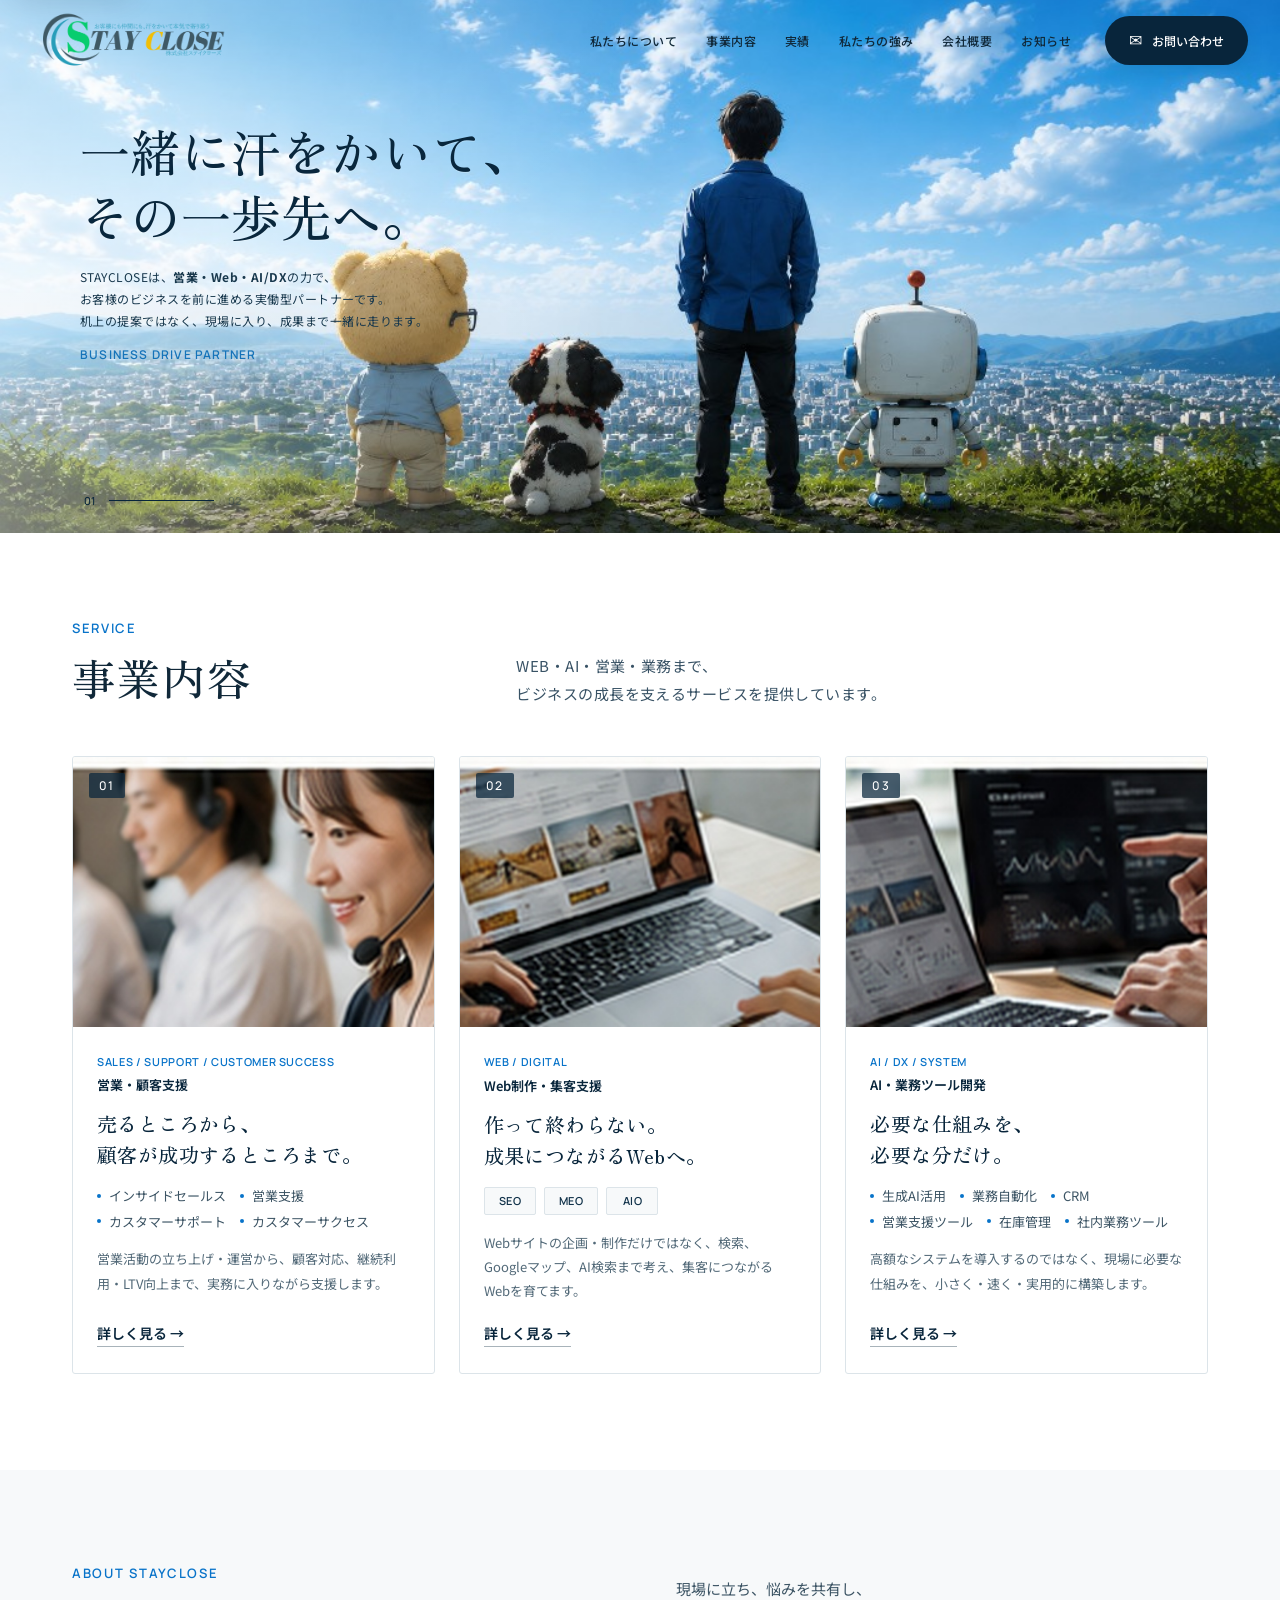
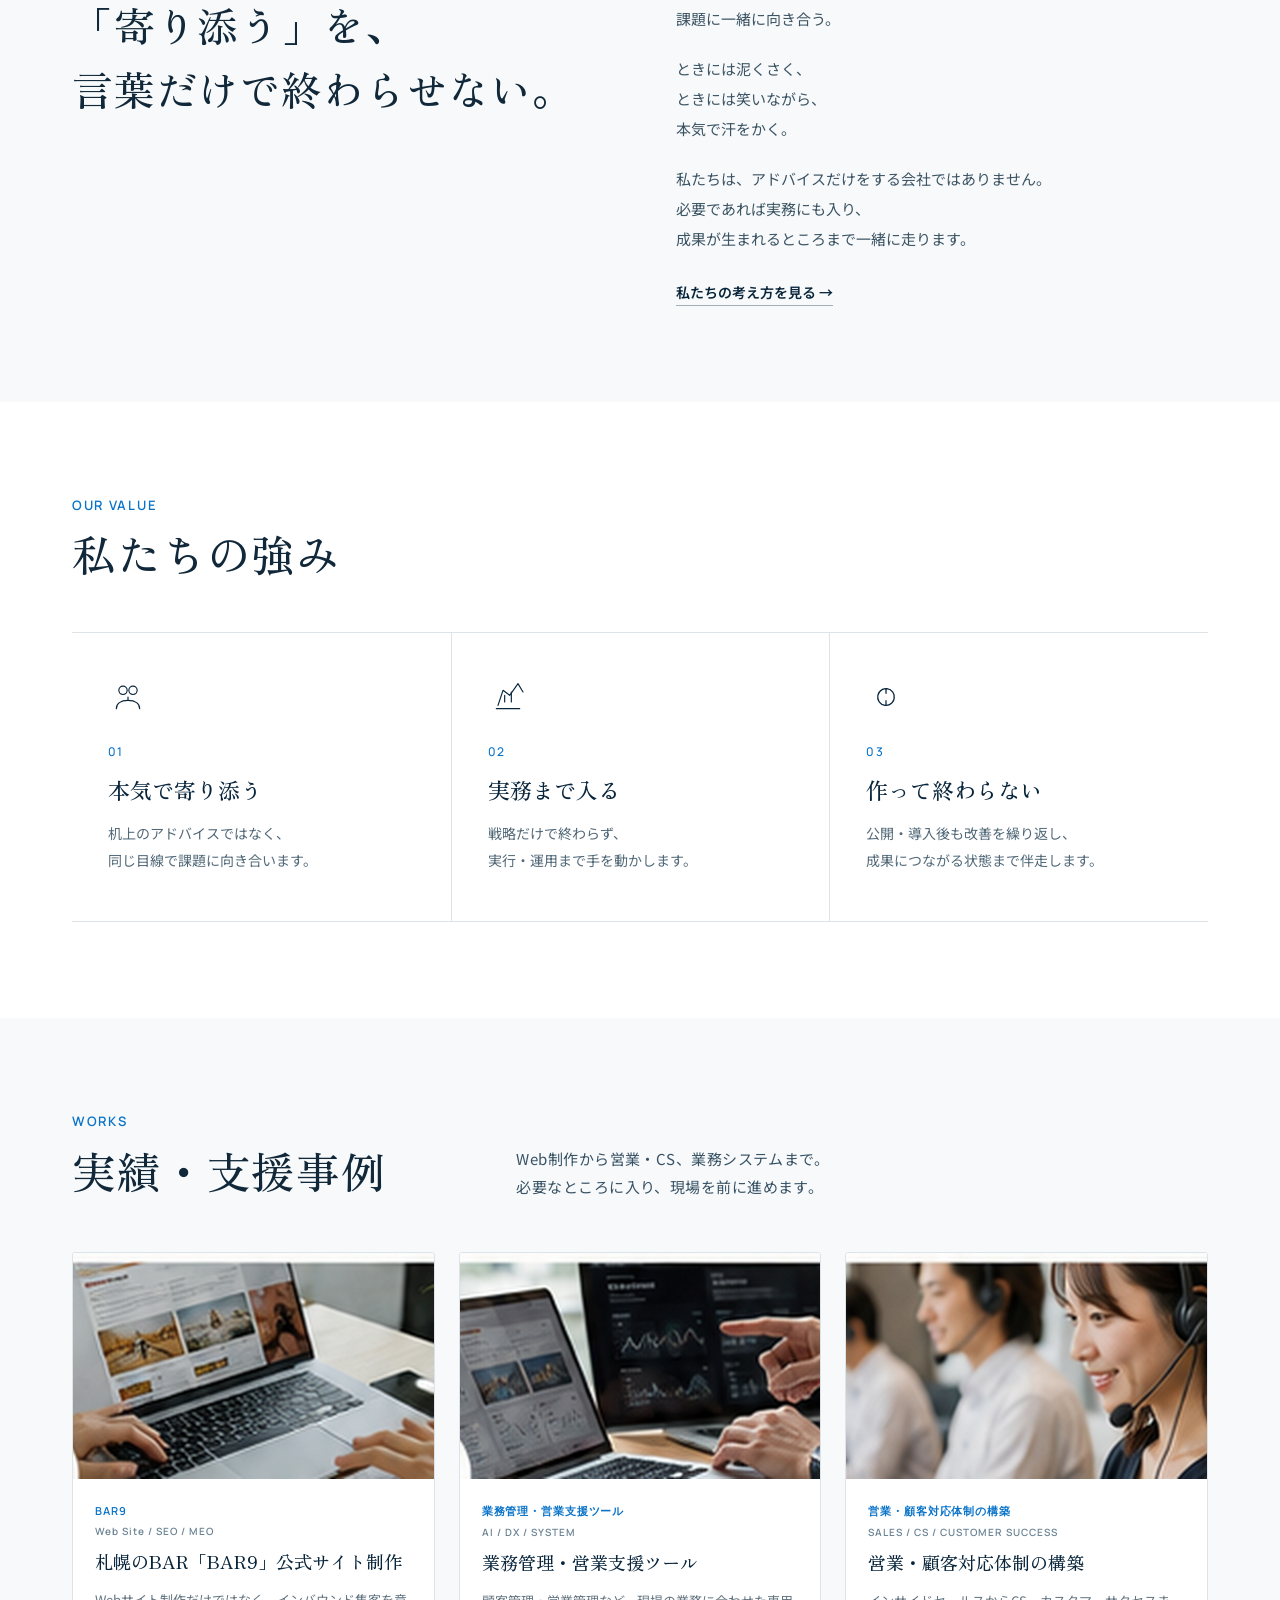
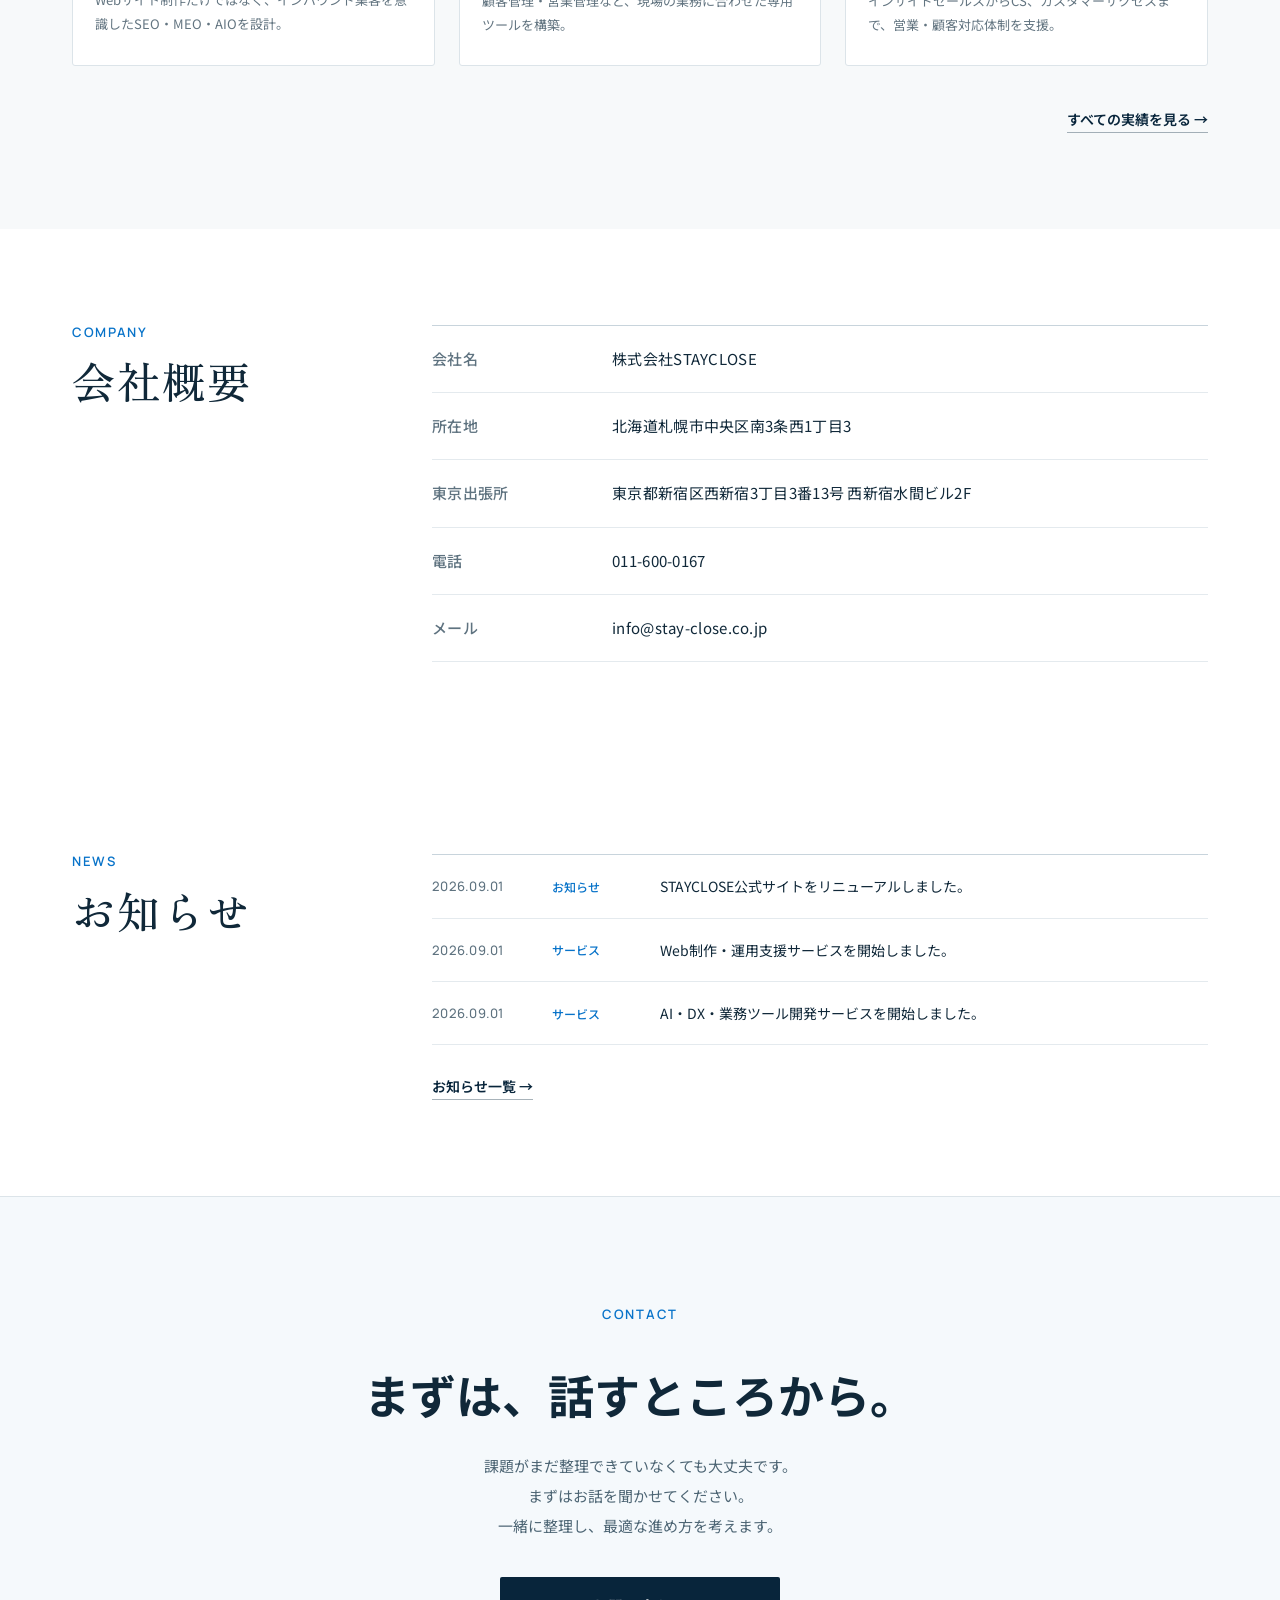
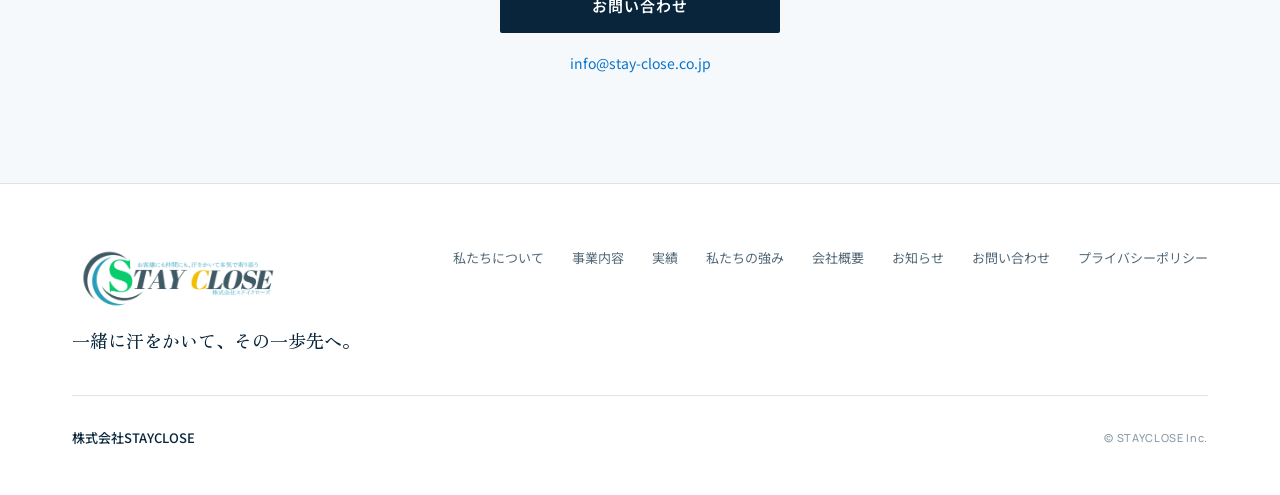
<file: index.html>
<!doctype html>
<html lang="ja">
<head>
  <meta charset="utf-8" />
  <meta name="viewport" content="width=device-width,initial-scale=1" />
  <meta name="description" content="株式会社STAYCLOSEは、インサイドセールス・カスタマーサポート・カスタマーサクセス、WEB制作・SEO/MEO/AIO、AI/DX・業務システム開発を通じて、企業の前進を実働で支援します。" />
  <title>株式会社STAYCLOSE｜一緒に汗をかいて、その一歩先へ。</title>
  <link rel="preconnect" href="https://fonts.googleapis.com">
  <link rel="preconnect" href="https://fonts.gstatic.com" crossorigin>
  <link href="https://fonts.googleapis.com/css2?family=Manrope:wght@400;500;600;700&family=Noto+Sans+JP:wght@400;500;600;700&family=Zen+Old+Mincho:wght@400;500;600;700&display=swap" rel="stylesheet">
  <link rel="stylesheet" href="styles.css" />
</head>
<body>
  <a class="skip-link" href="#main">本文へ移動</a>

  <header class="site-header" id="siteHeader">
    <div class="header-inner">
      <a class="brand" href="#top" aria-label="株式会社STAYCLOSE トップへ">
        <img src="assets/logo.png" alt="株式会社STAYCLOSE" />
      </a>
      <nav class="desktop-nav" aria-label="メインナビゲーション">
        <a href="#about">私たちについて</a>
        <a href="#service">事業内容</a>
        <a href="#works">実績</a>
        <a href="#strength">私たちの強み</a>
        <a href="#company">会社概要</a>
        <a href="#news">お知らせ</a>
      </nav>
      <a class="contact-pill" href="mailto:info@stay-close.co.jp">
        <span class="mail-icon" aria-hidden="true">✉</span>
        お問い合わせ
      </a>
      <button class="menu-button" id="menuButton" aria-label="メニューを開く" aria-expanded="false">
        <span></span><span></span>
      </button>
    </div>
    <div class="mobile-nav" id="mobileNav">
      <a href="#about">私たちについて</a>
      <a href="#service">事業内容</a>
      <a href="#works">実績</a>
      <a href="#strength">私たちの強み</a>
      <a href="#company">会社概要</a>
      <a href="#news">お知らせ</a>
      <a href="mailto:info@stay-close.co.jp">お問い合わせ</a>
    </div>
  </header>

  <main id="main">
    <section class="hero" id="top" aria-label="STAYCLOSE メインビジュアル">
      <div class="hero-media" aria-hidden="true">
        <img class="hero-image" src="assets/stayclose-hero-fixed.jpg" alt="" decoding="async" fetchpriority="high" />
      </div>
      <div class="hero-scrim" aria-hidden="true"></div>

      <div class="hero-inner">
        <div class="hero-copy">
          <h1>一緒に汗をかいて、<br>その一歩先へ。</h1>
          <p class="hero-lead">
            STAYCLOSEは、<strong>営業・Web・AI/DX</strong>の力で、<br class="pc-only">
            お客様のビジネスを前に進める実働型パートナーです。<br class="pc-only">
            机上の提案ではなく、現場に入り、成果まで一緒に走ります。
          </p>
          <p class="hero-en">BUSINESS DRIVE PARTNER</p>
        </div>

        <div class="hero-pagination" aria-label="メイン画像">
          <span class="slide-dot is-current">01</span>
          <span class="slide-line" aria-hidden="true"><span class="slide-line-fill"></span></span>
          <span class="slide-dot is-disabled">02</span>
        </div>
      </div>
    </section>

    <section class="service section" id="service">
      <div class="container">
        <div class="section-intro service-intro">
          <div>
            <p class="eyebrow">SERVICE</p>
            <h2>事業内容</h2>
          </div>
          <p class="intro-copy">WEB・AI・営業・業務まで、<br>ビジネスの成長を支えるサービスを提供しています。</p>
        </div>

        <div class="service-grid">
          <article class="service-card">
            <div class="service-card-image">
              <img src="assets/service-sales.jpg" alt="営業・カスタマーサポート業務のイメージ" loading="lazy" />
              <span class="service-no">01</span>
            </div>
            <div class="service-card-body">
              <p class="service-en">SALES / SUPPORT / CUSTOMER SUCCESS</p>
              <p class="service-ja">営業・顧客支援</p>
              <p class="service-headline">売るところから、<br>顧客が成功するところまで。</p>
              <ul class="service-items">
                <li>インサイドセールス</li>
                <li>営業支援</li>
                <li>カスタマーサポート</li>
                <li>カスタマーサクセス</li>
              </ul>
              <p class="service-desc">営業活動の立ち上げ・運営から、顧客対応、継続利用・LTV向上まで、実務に入りながら支援します。</p>
              <a class="text-link" href="sales/">詳しく見る →</a>
            </div>
          </article>

          <article class="service-card">
            <div class="service-card-image">
              <img src="assets/service-web.jpg" alt="Web制作・集客支援のイメージ" loading="lazy" />
              <span class="service-no">02</span>
            </div>
            <div class="service-card-body">
              <p class="service-en">WEB / DIGITAL</p>
              <p class="service-ja">Web制作・集客支援</p>
              <p class="service-headline">作って終わらない。<br>成果につながるWebへ。</p>
              <div class="tags" aria-label="Web対応領域"><span>SEO</span><span>MEO</span><span>AIO</span></div>
              <p class="service-desc">Webサイトの企画・制作だけではなく、検索、Googleマップ、AI検索まで考え、集客につながるWebを育てます。</p>
              <a class="text-link" href="web/">詳しく見る →</a>
            </div>
          </article>

          <article class="service-card">
            <div class="service-card-image">
              <img src="assets/service-ai.jpg" alt="AI・業務ツール開発のイメージ" loading="lazy" />
              <span class="service-no">03</span>
            </div>
            <div class="service-card-body">
              <p class="service-en">AI / DX / SYSTEM</p>
              <p class="service-ja">AI・業務ツール開発</p>
              <p class="service-headline">必要な仕組みを、<br>必要な分だけ。</p>
              <ul class="service-items">
                <li>生成AI活用</li>
                <li>業務自動化</li>
                <li>CRM</li>
                <li>営業支援ツール</li>
                <li>在庫管理</li>
                <li>社内業務ツール</li>
              </ul>
              <p class="service-desc">高額なシステムを導入するのではなく、現場に必要な仕組みを、小さく・速く・実用的に構築します。</p>
              <a class="text-link" href="ai/">詳しく見る →</a>
            </div>
          </article>
        </div>
      </div>
    </section>

    <section class="statement section" id="about">
      <div class="container statement-grid">
        <div class="statement-head">
          <p class="eyebrow">ABOUT STAYCLOSE</p>
          <h2>「寄り添う」を、<br>言葉だけで終わらせない。</h2>
        </div>
        <div class="statement-body">
          <p>現場に立ち、悩みを共有し、<br>課題に一緒に向き合う。</p>
          <p>ときには泥くさく、<br>ときには笑いながら、<br>本気で汗をかく。</p>
          <p>私たちは、アドバイスだけをする会社ではありません。<br>必要であれば実務にも入り、<br>成果が生まれるところまで一緒に走ります。</p>
          <a class="text-link" href="#strength">私たちの考え方を見る →</a>
        </div>
      </div>
    </section>

    <section class="strength section" id="strength">
      <div class="container">
        <div class="section-intro strength-intro">
          <div><p class="eyebrow">OUR VALUE</p><h2>私たちの強み</h2></div>
        </div>
        <div class="value-grid">
          <article>
            <span class="value-icon" aria-hidden="true">
              <svg viewBox="0 0 48 48" fill="none" stroke="currentColor" stroke-width="1.4" stroke-linecap="round" stroke-linejoin="round"><circle cx="18" cy="16" r="5"/><circle cx="30" cy="16" r="5"/><path d="M10 38c0-6 5-10 14-10s14 4 14 10"/><path d="M24 28v-4"/></svg>
            </span>
            <span class="value-index">01</span>
            <h3>本気で寄り添う</h3>
            <p>机上のアドバイスではなく、<br>同じ目線で課題に向き合います。</p>
          </article>
          <article>
            <span class="value-icon" aria-hidden="true">
              <svg viewBox="0 0 48 48" fill="none" stroke="currentColor" stroke-width="1.4" stroke-linecap="round" stroke-linejoin="round"><path d="M12 34l6-18 8 6 10-14 6 10"/><path d="M10 38h28"/><path d="M20 22v8M28 18v12"/></svg>
            </span>
            <span class="value-index">02</span>
            <h3>実務まで入る</h3>
            <p>戦略だけで終わらず、<br>実行・運用まで手を動かします。</p>
          </article>
          <article>
            <span class="value-icon" aria-hidden="true">
              <svg viewBox="0 0 48 48" fill="none" stroke="currentColor" stroke-width="1.5"><path d="M34 24a10 10 0 11-6.5-9.3M14 24a10 10 0 116.5 9.3M24 14v6M24 28v6"/></svg>
            </span>
            <span class="value-index">03</span>
            <h3>作って終わらない</h3>
            <p>公開・導入後も改善を繰り返し、<br>成果につながる状態まで伴走します。</p>
          </article>
        </div>
      </div>
    </section>

    <section class="works section" id="works">
      <div class="container">
        <div class="section-intro">
          <div><p class="eyebrow">WORKS</p><h2>実績・支援事例</h2></div>
          <p class="intro-copy">Web制作から営業・CS、業務システムまで。<br>必要なところに入り、現場を前に進めます。</p>
        </div>
        <div class="works-grid">
          <article class="work-card">
            <div class="work-visual">
              <img src="assets/service-web.jpg" alt="BAR9 Webサイト制作" loading="lazy" />
            </div>
            <div class="work-copy">
              <p class="work-label">BAR9</p>
              <p class="work-cat">Web Site / SEO / MEO</p>
              <h3>札幌のBAR「BAR9」公式サイト制作</h3>
              <p>Webサイト制作だけではなく、インバウンド集客を意識したSEO・MEO・AIOを設計。</p>
            </div>
          </article>
          <article class="work-card">
            <div class="work-visual">
              <img src="assets/service-ai.jpg" alt="業務管理・営業支援ツール" loading="lazy" />
            </div>
            <div class="work-copy">
              <p class="work-label">業務管理・営業支援ツール</p>
              <p class="work-cat">AI / DX / SYSTEM</p>
              <h3>業務管理・営業支援ツール</h3>
              <p>顧客管理・営業管理など、現場の業務に合わせた専用ツールを構築。</p>
            </div>
          </article>
          <article class="work-card">
            <div class="work-visual">
              <img src="assets/service-sales.jpg" alt="営業・顧客対応体制の構築" loading="lazy" />
            </div>
            <div class="work-copy">
              <p class="work-label">営業・顧客対応体制の構築</p>
              <p class="work-cat">SALES / CS / CUSTOMER SUCCESS</p>
              <h3>営業・顧客対応体制の構築</h3>
              <p>インサイドセールスからCS、カスタマーサクセスまで、営業・顧客対応体制を支援。</p>
            </div>
          </article>
        </div>
        <p class="section-more"><a class="text-link" href="#works-all">すべての実績を見る →</a></p>
      </div>
    </section>

    <section class="company section" id="company">
      <div class="container company-grid">
        <div class="company-title"><p class="eyebrow">COMPANY</p><h2>会社概要</h2></div>
        <dl class="company-list">
          <div><dt>会社名</dt><dd>株式会社STAYCLOSE</dd></div>
          <div><dt>所在地</dt><dd>北海道札幌市中央区南3条西1丁目3</dd></div>
          <div><dt>東京出張所</dt><dd>東京都新宿区西新宿3丁目3番13号 西新宿水間ビル2F</dd></div>
          <div><dt>電話</dt><dd><a href="tel:0116000167">011-600-0167</a></dd></div>
          <div><dt>メール</dt><dd><a href="mailto:info@stay-close.co.jp">info@stay-close.co.jp</a></dd></div>
        </dl>
      </div>
    </section>

    <section class="news section" id="news">
      <div class="container news-grid">
        <div class="news-head"><p class="eyebrow">NEWS</p><h2>お知らせ</h2></div>
        <div class="news-body">
          <ul class="news-list">
            <li>
              <a href="#">
                <time datetime="2026-09-01">2026.09.01</time>
                <span class="news-cat">お知らせ</span>
                <span class="news-title">STAYCLOSE公式サイトをリニューアルしました。</span>
              </a>
            </li>
            <li>
              <a href="#">
                <time datetime="2026-09-01">2026.09.01</time>
                <span class="news-cat">サービス</span>
                <span class="news-title">Web制作・運用支援サービスを開始しました。</span>
              </a>
            </li>
            <li>
              <a href="#">
                <time datetime="2026-09-01">2026.09.01</time>
                <span class="news-cat">サービス</span>
                <span class="news-title">AI・DX・業務ツール開発サービスを開始しました。</span>
              </a>
            </li>
          </ul>
          <p class="section-more"><a class="text-link" href="#news-all">お知らせ一覧 →</a></p>
        </div>
      </div>
    </section>

    <section class="contact-section" id="contact">
      <div class="container contact-inner">
        <p class="eyebrow">CONTACT</p>
        <h2>まずは、話すところから。</h2>
        <p class="contact-lead">課題がまだ整理できていなくても大丈夫です。<br>まずはお話を聞かせてください。<br>一緒に整理し、最適な進め方を考えます。</p>
        <a class="contact-btn" href="mailto:info@stay-close.co.jp">お問い合わせ</a>
        <p class="contact-mail"><a href="mailto:info@stay-close.co.jp">info@stay-close.co.jp</a></p>
      </div>
    </section>
  </main>

  <footer class="site-footer">
    <div class="container footer-inner">
      <div class="footer-brand">
        <img src="assets/logo.png" alt="株式会社STAYCLOSE" />
        <p class="footer-tagline">一緒に汗をかいて、その一歩先へ。</p>
      </div>
      <nav class="footer-nav" aria-label="フッターナビゲーション">
        <a href="#about">私たちについて</a>
        <a href="#service">事業内容</a>
        <a href="#works">実績</a>
        <a href="#strength">私たちの強み</a>
        <a href="#company">会社概要</a>
        <a href="#news">お知らせ</a>
        <a href="#contact">お問い合わせ</a>
        <a href="#privacy">プライバシーポリシー</a>
      </nav>
      <div class="footer-bottom">
        <p>株式会社STAYCLOSE</p>
        <small>© STAYCLOSE Inc.</small>
      </div>
    </div>
  </footer>

  <script src="script.js"></script>
</body>
</html>
</file>
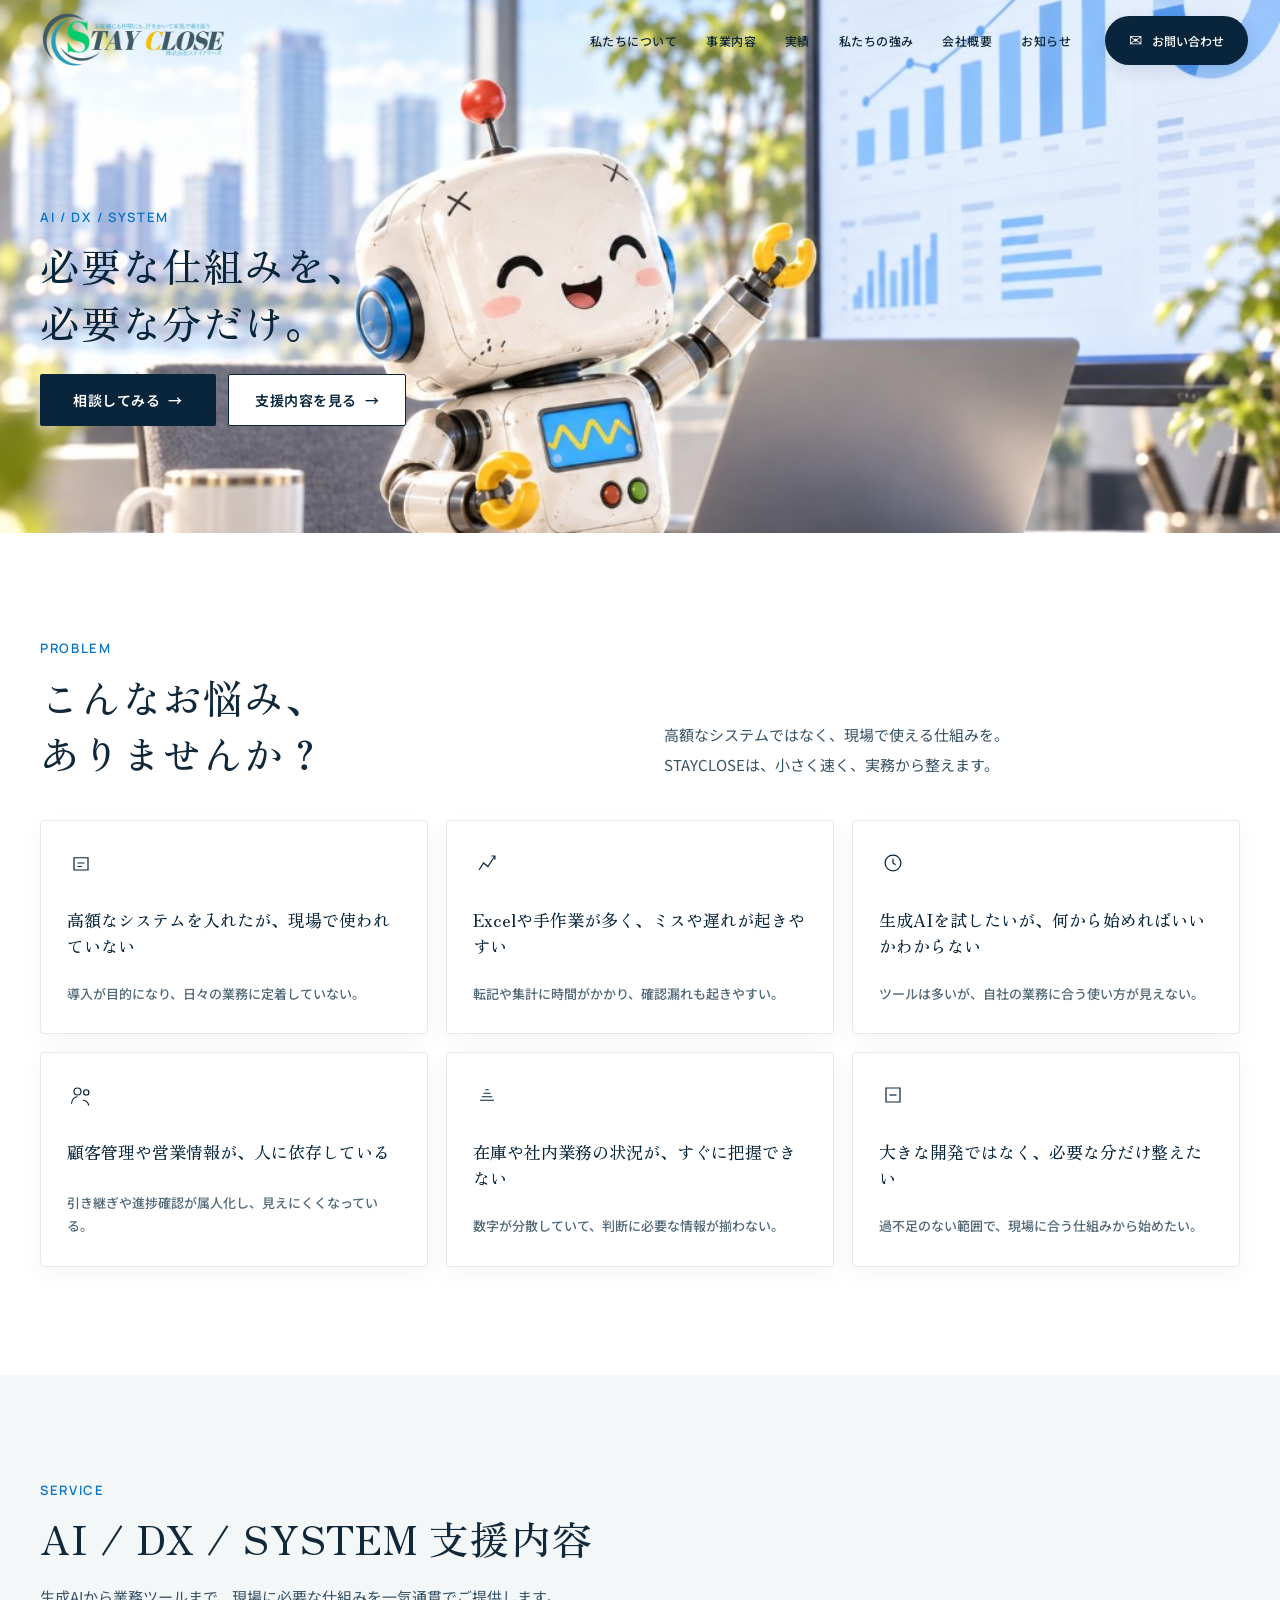
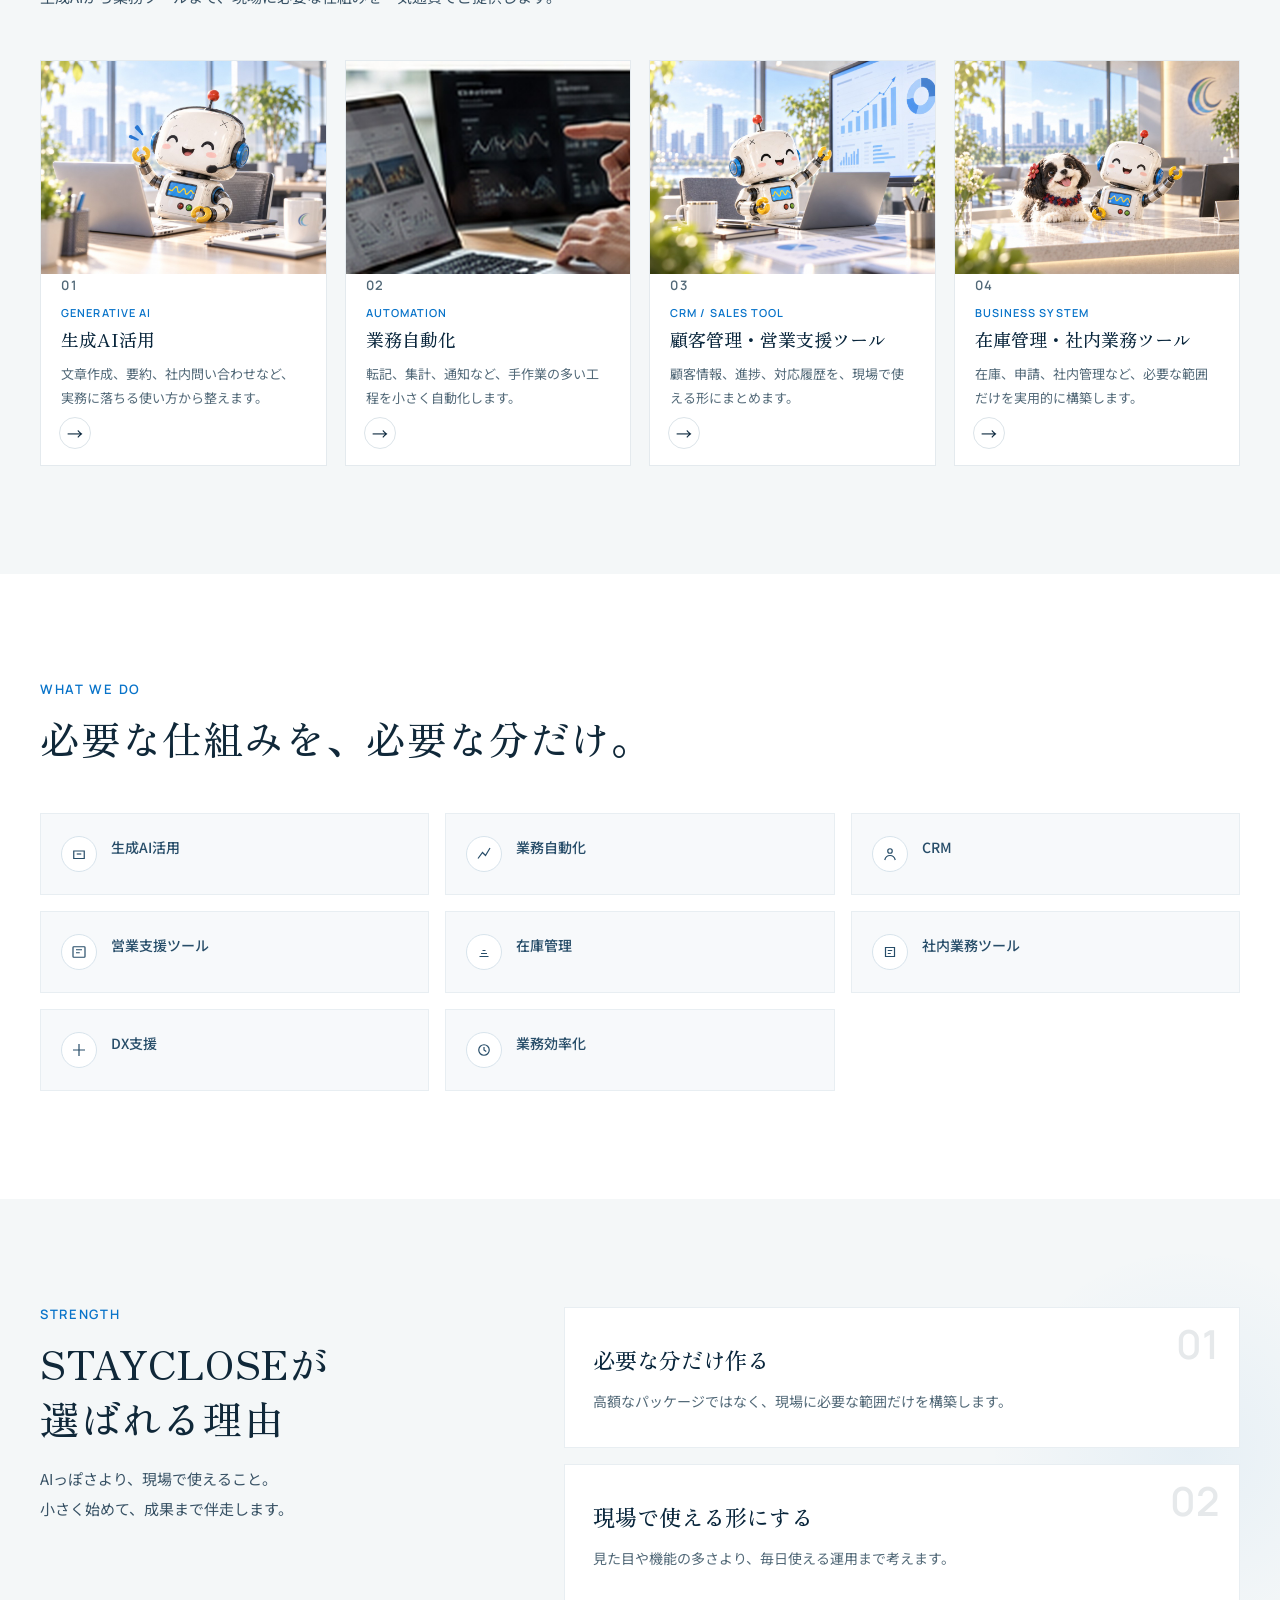
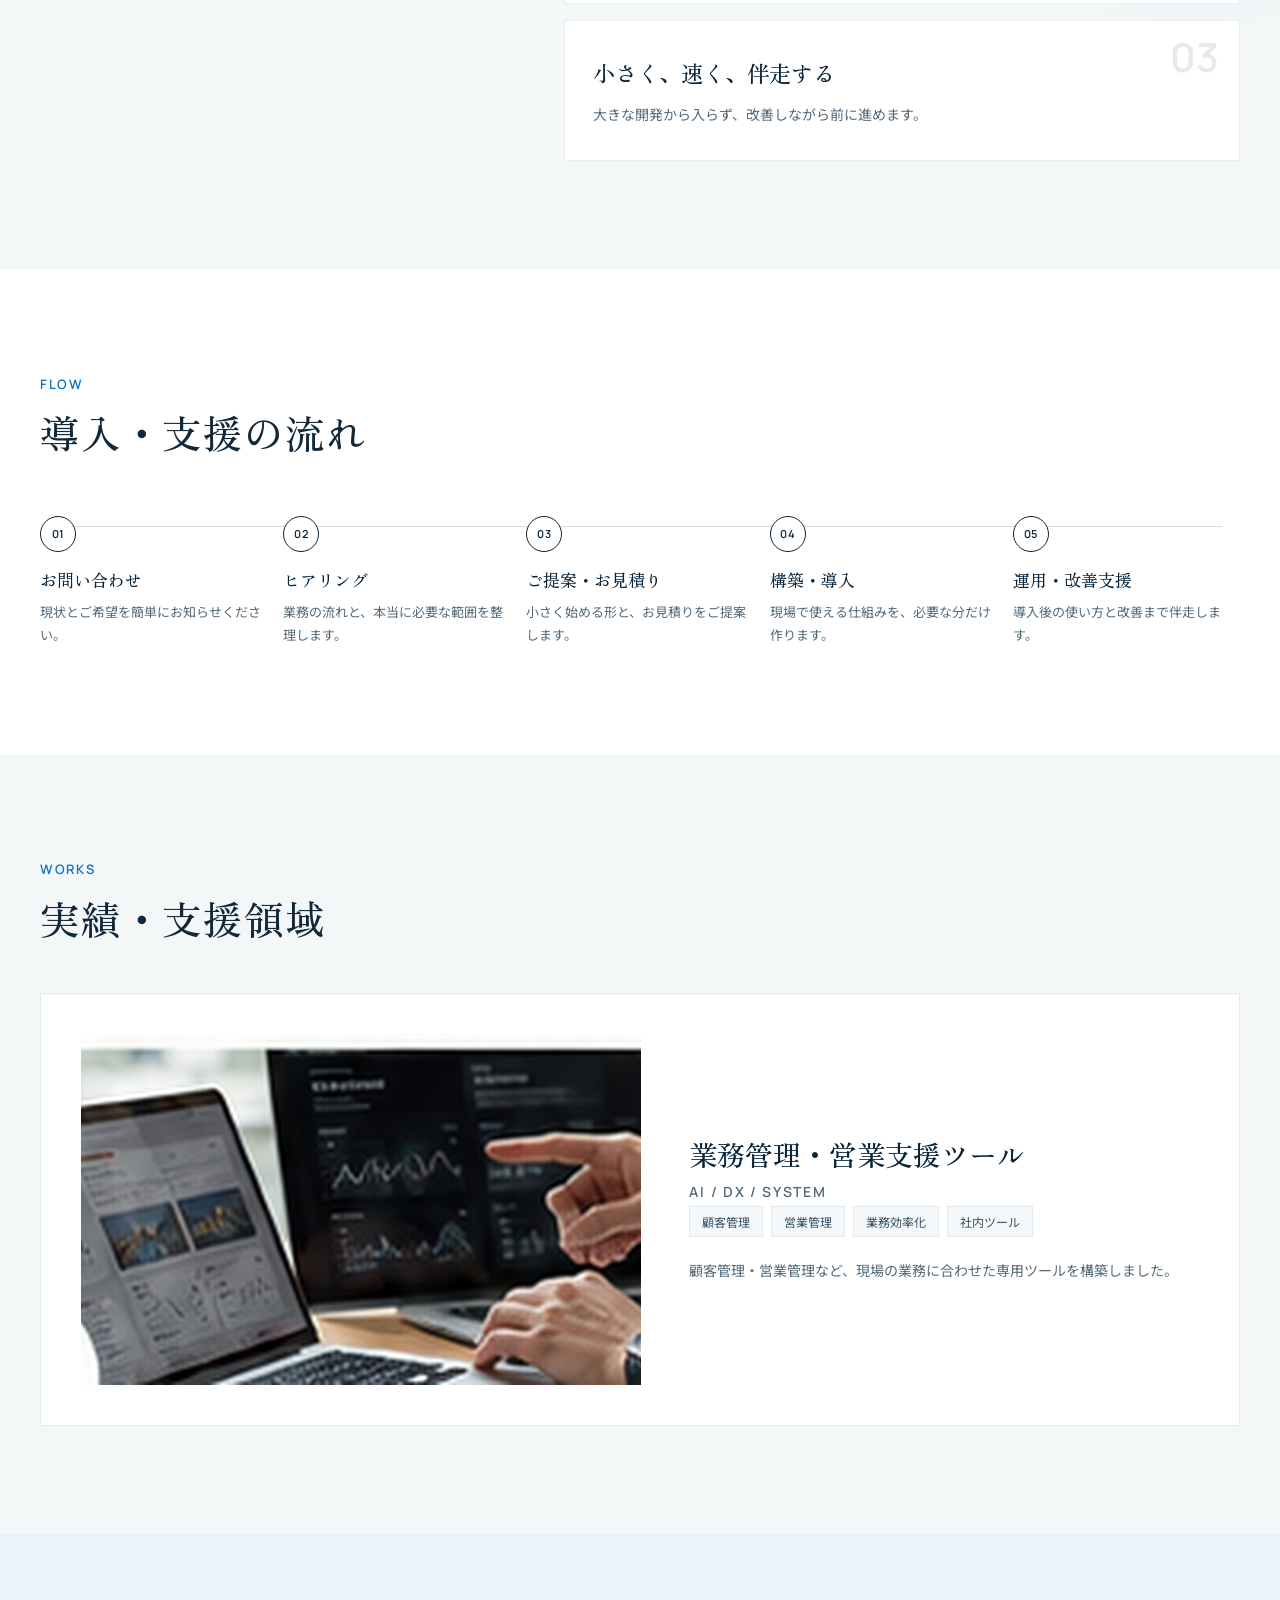
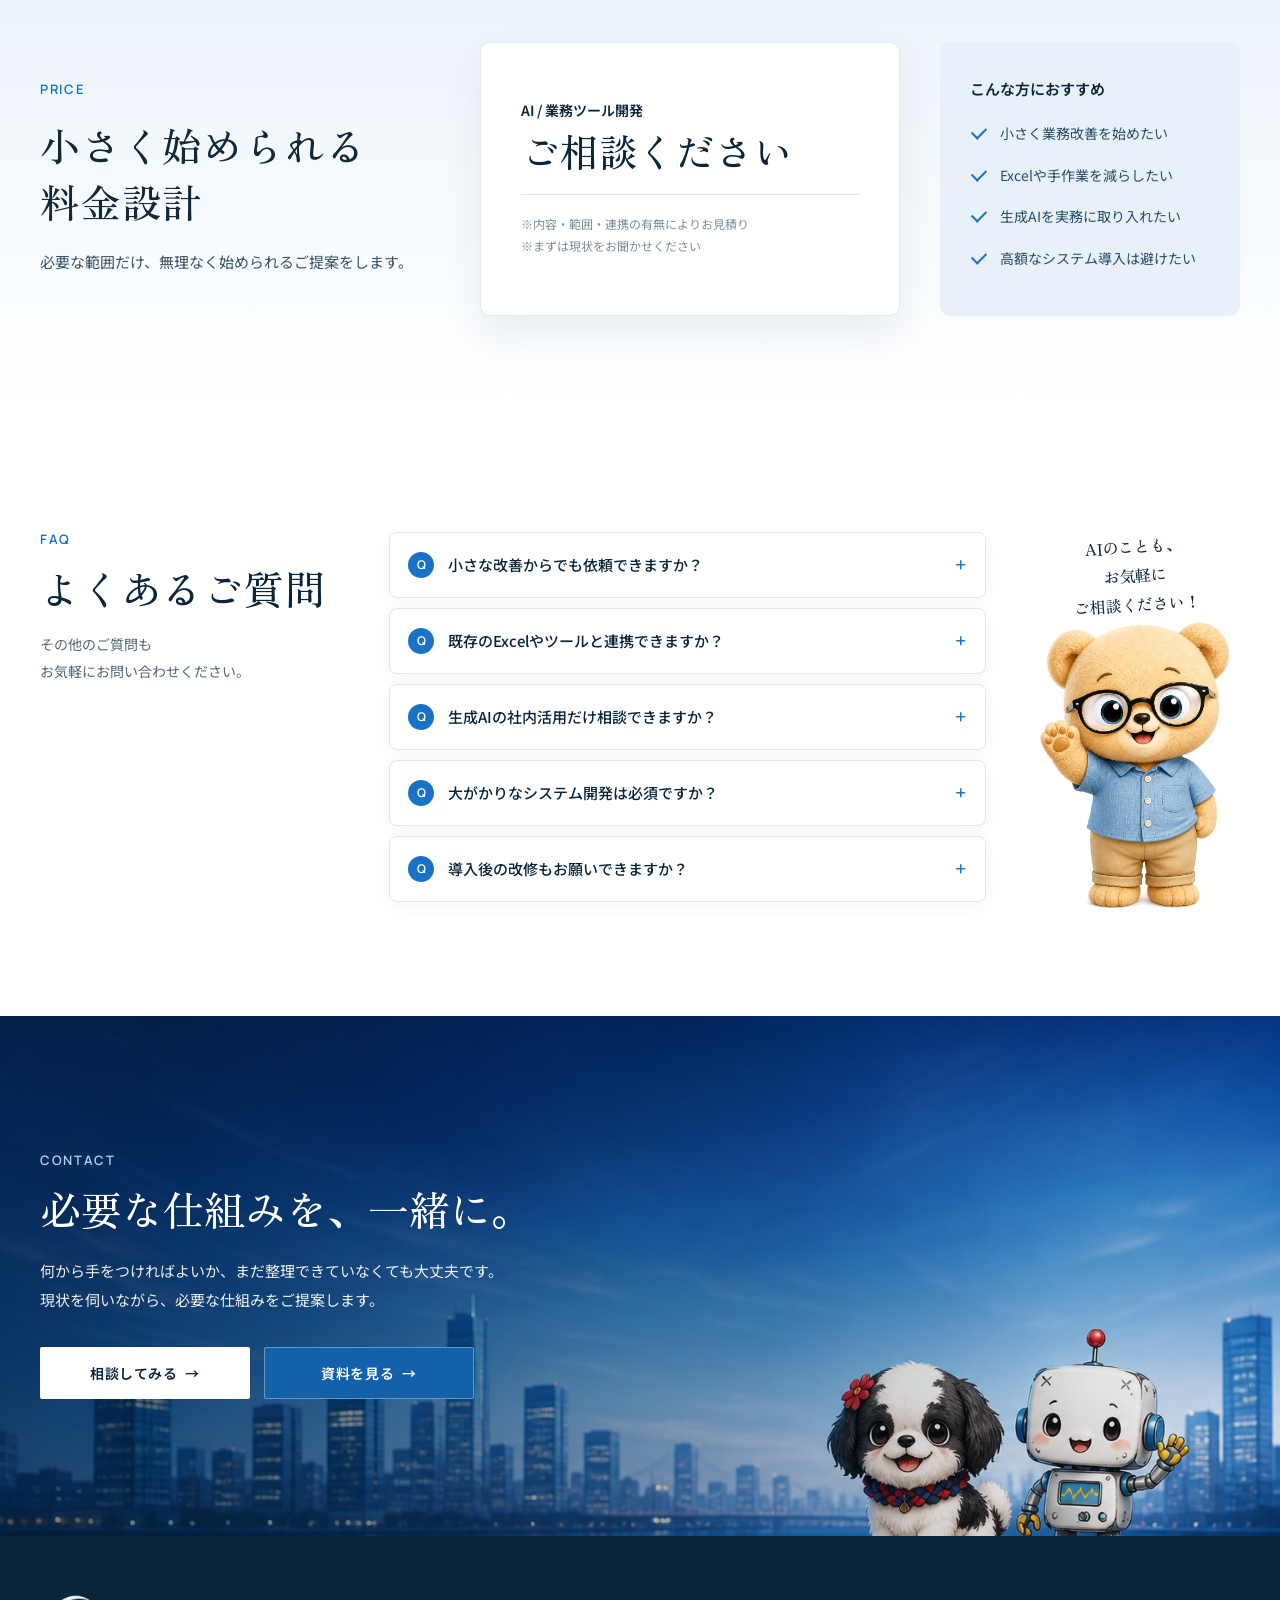
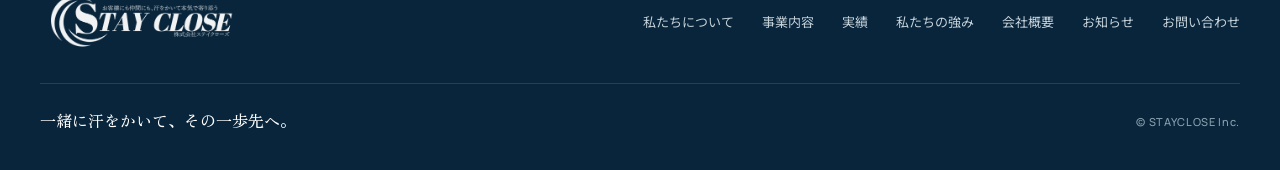
<file: ai/index.html>
<!doctype html>
<html lang="ja">
<head>
  <meta charset="utf-8" />
  <meta name="viewport" content="width=device-width,initial-scale=1" />
  <meta name="description" content="STAYCLOSEのAI・業務ツール開発。生成AI活用、業務自動化、CRM、営業支援ツール、在庫管理まで、現場に必要な仕組みを小さく速く構築します。" />
  <title>AI・業務ツール開発｜株式会社STAYCLOSE</title>
  <link rel="preconnect" href="https://fonts.googleapis.com">
  <link rel="preconnect" href="https://fonts.gstatic.com" crossorigin>
  <link href="https://fonts.googleapis.com/css2?family=Manrope:wght@400;500;600;700&family=Noto+Sans+JP:wght@400;500;600;700&family=Zen+Old+Mincho:wght@400;500;600;700&display=swap" rel="stylesheet">
  <link rel="stylesheet" href="../styles.css" />
  <link rel="stylesheet" href="ai.css" />
</head>
<body class="page-ai">
  <a class="skip-link" href="#main">本文へ移動</a>

  <header class="site-header" id="siteHeader">
    <div class="header-inner">
      <a class="brand" href="../index.html" aria-label="株式会社STAYCLOSE トップへ">
        <img src="../assets/logo.png" alt="株式会社STAYCLOSE" />
      </a>
      <nav class="desktop-nav" aria-label="メインナビゲーション">
        <a href="../index.html#about">私たちについて</a>
        <a href="../index.html#service">事業内容</a>
        <a href="../index.html#works">実績</a>
        <a href="../index.html#strength">私たちの強み</a>
        <a href="../index.html#company">会社概要</a>
        <a href="../index.html#news">お知らせ</a>
      </nav>
      <a class="contact-pill" href="mailto:info@stay-close.co.jp">
        <span class="mail-icon" aria-hidden="true">✉</span>
        お問い合わせ
      </a>
      <button class="menu-button" id="menuButton" aria-label="メニューを開く" aria-expanded="false">
        <span></span><span></span>
      </button>
    </div>
    <div class="mobile-nav" id="mobileNav">
      <a href="../index.html#about">私たちについて</a>
      <a href="../index.html#service">事業内容</a>
      <a href="../index.html#works">実績</a>
      <a href="../index.html#strength">私たちの強み</a>
      <a href="../index.html#company">会社概要</a>
      <a href="../index.html#news">お知らせ</a>
      <a href="mailto:info@stay-close.co.jp">お問い合わせ</a>
    </div>
  </header>

  <main id="main">
    <section class="ai-hero" id="top" aria-label="AI・業務ツール開発">
      <div class="ai-hero-media" aria-hidden="true">
        <img class="ai-hero-img" src="../assets/ai/hero-ai.jpg" alt="" width="1024" height="768" decoding="async" fetchpriority="high" />
      </div>
      <div class="ai-hero-inner">
        <div class="ai-hero-copy">
          <p class="eyebrow hero-anim" style="--d:.1s">AI / DX / SYSTEM</p>
          <h1 class="hero-anim" style="--d:.22s">
            <span class="ai-hero-line">必要な仕組みを、</span>
            <span class="ai-hero-line">必要な分だけ。</span>
          </h1>
          <div class="ai-hero-actions hero-anim" style="--d:.34s">
            <a class="ai-btn ai-btn-navy" href="mailto:info@stay-close.co.jp">相談してみる <span class="btn-arrow" aria-hidden="true">→</span></a>
            <a class="ai-btn ai-btn-ghost" href="#service">支援内容を見る <span class="btn-arrow" aria-hidden="true">→</span></a>
          </div>
        </div>
      </div>
    </section>

    <section class="ai-problem section" id="problem">
      <div class="container">
        <div class="ai-split-head">
          <div class="reveal">
            <p class="eyebrow">PROBLEM</p>
            <h2>こんなお悩み、<br>ありませんか？</h2>
          </div>
          <p class="ai-split-lead reveal">高額なシステムではなく、現場で使える仕組みを。<br>STAYCLOSEは、小さく速く、実務から整えます。</p>
        </div>
        <ul class="problem-grid" data-stagger>
          <li>
            <span class="problem-icon" aria-hidden="true"><svg viewBox="0 0 32 32" fill="none" stroke="currentColor" stroke-width="1.4"><path d="M8 10h16v14H8z"/><path d="M12 16h8M12 20h5"/></svg></span>
            <h3>高額なシステムを入れたが、現場で使われていない</h3>
            <p>導入が目的になり、日々の業務に定着していない。</p>
          </li>
          <li>
            <span class="problem-icon" aria-hidden="true"><svg viewBox="0 0 32 32" fill="none" stroke="currentColor" stroke-width="1.4"><path d="M7 24l5-8 5 4 8-12"/><path d="M21 8h4v4"/></svg></span>
            <h3>Excelや手作業が多く、ミスや遅れが起きやすい</h3>
            <p>転記や集計に時間がかかり、確認漏れも起きやすい。</p>
          </li>
          <li>
            <span class="problem-icon" aria-hidden="true"><svg viewBox="0 0 32 32" fill="none" stroke="currentColor" stroke-width="1.4"><circle cx="16" cy="16" r="9"/><path d="M16 11v5l3 2"/></svg></span>
            <h3>生成AIを試したいが、何から始めればいいかわからない</h3>
            <p>ツールは多いが、自社の業務に合う使い方が見えない。</p>
          </li>
          <li>
            <span class="problem-icon" aria-hidden="true"><svg viewBox="0 0 32 32" fill="none" stroke="currentColor" stroke-width="1.4"><circle cx="12" cy="12" r="4"/><circle cx="22" cy="13" r="3"/><path d="M5 26c.8-5 3.8-8 7-8M18 22c2.8 0 6 2.2 7 6"/></svg></span>
            <h3>顧客管理や営業情報が、人に依存している</h3>
            <p>引き継ぎや進捗確認が属人化し、見えにくくなっている。</p>
          </li>
          <li>
            <span class="problem-icon" aria-hidden="true"><svg viewBox="0 0 32 32" fill="none" stroke="currentColor" stroke-width="1.4"><path d="M8 22h16M10 18h12M12 14h8M14 10h4"/></svg></span>
            <h3>在庫や社内業務の状況が、すぐに把握できない</h3>
            <p>数字が分散していて、判断に必要な情報が揃わない。</p>
          </li>
          <li>
            <span class="problem-icon" aria-hidden="true"><svg viewBox="0 0 32 32" fill="none" stroke="currentColor" stroke-width="1.4"><path d="M8 8h16v16H8z"/><path d="M12 16h8"/></svg></span>
            <h3>大きな開発ではなく、必要な分だけ整えたい</h3>
            <p>過不足のない範囲で、現場に合う仕組みから始めたい。</p>
          </li>
        </ul>
      </div>
    </section>

    <section class="ai-areas-sec section" id="service">
      <div class="container">
        <div class="section-heading reveal">
          <p class="eyebrow">SERVICE</p>
          <h2>AI / DX / SYSTEM 支援内容</h2>
          <p class="ai-do-lead" style="margin:16px 0 0">生成AIから業務ツールまで、現場に必要な仕組みを一気通貫でご提供します。</p>
        </div>
        <div class="svc-grid" data-stagger>
          <article class="svc-card">
            <div class="svc-visual">
              <img src="../assets/sales/poko-support.jpg" alt="生成AI活用のイメージ" loading="lazy" width="1024" height="768" />
            </div>
            <p class="area-no">01</p>
            <p class="area-en">GENERATIVE AI</p>
            <h3>生成AI活用</h3>
            <p>文章作成、要約、社内問い合わせなど、実務に落ちる使い方から整えます。</p>
            <a class="svc-arrow" href="#contact" aria-label="生成AI活用について相談">→</a>
          </article>
          <article class="svc-card">
            <div class="svc-visual">
              <img src="../assets/service-ai.jpg" alt="業務自動化のイメージ" loading="lazy" width="1000" height="620" />
            </div>
            <p class="area-no">02</p>
            <p class="area-en">AUTOMATION</p>
            <h3>業務自動化</h3>
            <p>転記、集計、通知など、手作業の多い工程を小さく自動化します。</p>
            <a class="svc-arrow" href="#contact" aria-label="業務自動化について相談">→</a>
          </article>
          <article class="svc-card">
            <div class="svc-visual">
              <img src="../assets/ai/hero-ai.jpg" alt="顧客管理・営業支援ツールのイメージ" loading="lazy" width="1024" height="768" />
            </div>
            <p class="area-no">03</p>
            <p class="area-en">CRM / SALES TOOL</p>
            <h3>顧客管理・営業支援ツール</h3>
            <p>顧客情報、進捗、対応履歴を、現場で使える形にまとめます。</p>
            <a class="svc-arrow" href="#contact" aria-label="営業支援ツールについて相談">→</a>
          </article>
          <article class="svc-card">
            <div class="svc-visual">
              <img src="../assets/sales/coco-poko.jpg" alt="在庫管理・社内業務ツールのイメージ" loading="lazy" width="1024" height="768" />
            </div>
            <p class="area-no">04</p>
            <p class="area-en">BUSINESS SYSTEM</p>
            <h3>在庫管理・社内業務ツール</h3>
            <p>在庫、申請、社内管理など、必要な範囲だけを実用的に構築します。</p>
            <a class="svc-arrow" href="#contact" aria-label="社内業務ツールについて相談">→</a>
          </article>
        </div>
      </div>
    </section>

    <section class="ai-do-sec section" id="what-we-do">
      <div class="container">
        <div class="section-heading reveal">
          <p class="eyebrow">WHAT WE DO</p>
          <h2>必要な仕組みを、必要な分だけ。</h2>
        </div>
        <ul class="ai-do-grid" data-stagger>
          <li><span class="ai-do-icon" aria-hidden="true"><svg viewBox="0 0 24 24" fill="none" stroke="currentColor" stroke-width="1.6"><path d="M5 8h14v10H5z"/><path d="M9 12h6"/></svg></span><span>生成AI活用</span></li>
          <li><span class="ai-do-icon" aria-hidden="true"><svg viewBox="0 0 24 24" fill="none" stroke="currentColor" stroke-width="1.6"><path d="M4 18l6-8 4 4 6-10"/></svg></span><span>業務自動化</span></li>
          <li><span class="ai-do-icon" aria-hidden="true"><svg viewBox="0 0 24 24" fill="none" stroke="currentColor" stroke-width="1.6"><circle cx="12" cy="8" r="3"/><path d="M5 20c1-4 3.5-6 7-6s6 2 7 6"/></svg></span><span>CRM</span></li>
          <li><span class="ai-do-icon" aria-hidden="true"><svg viewBox="0 0 24 24" fill="none" stroke="currentColor" stroke-width="1.6"><rect x="4" y="5" width="16" height="14" rx="1"/><path d="M8 9h8M8 13h5"/></svg></span><span>営業支援ツール</span></li>
          <li><span class="ai-do-icon" aria-hidden="true"><svg viewBox="0 0 24 24" fill="none" stroke="currentColor" stroke-width="1.6"><path d="M6 18h12M8 14h8M10 10h4"/></svg></span><span>在庫管理</span></li>
          <li><span class="ai-do-icon" aria-hidden="true"><svg viewBox="0 0 24 24" fill="none" stroke="currentColor" stroke-width="1.6"><path d="M6 6h12v12H6z"/><path d="M9 10h6M9 14h4"/></svg></span><span>社内業務ツール</span></li>
          <li><span class="ai-do-icon" aria-hidden="true"><svg viewBox="0 0 24 24" fill="none" stroke="currentColor" stroke-width="1.6"><path d="M12 4v16M4 12h16"/></svg></span><span>DX支援</span></li>
          <li><span class="ai-do-icon" aria-hidden="true"><svg viewBox="0 0 24 24" fill="none" stroke="currentColor" stroke-width="1.6"><circle cx="12" cy="12" r="7"/><path d="M12 8v4l3 2"/></svg></span><span>業務効率化</span></li>
        </ul>
      </div>
    </section>

    <section class="ai-strength-sec section" id="strength">
      <div class="container str-wrap">
        <div class="str-copy reveal">
          <p class="eyebrow">STRENGTH</p>
          <h2>STAYCLOSEが<br>選ばれる理由</h2>
          <p>AIっぽさより、現場で使えること。<br>小さく始めて、成果まで伴走します。</p>
        </div>
        <div class="str-grid" data-stagger>
          <article>
            <span class="str-no">01</span>
            <h3>必要な分だけ作る</h3>
            <p>高額なパッケージではなく、現場に必要な範囲だけを構築します。</p>
          </article>
          <article>
            <span class="str-no">02</span>
            <h3>現場で使える形にする</h3>
            <p>見た目や機能の多さより、毎日使える運用まで考えます。</p>
          </article>
          <article>
            <span class="str-no">03</span>
            <h3>小さく、速く、伴走する</h3>
            <p>大きな開発から入らず、改善しながら前に進めます。</p>
          </article>
        </div>
      </div>
    </section>

    <section class="ai-flow section" id="flow">
      <div class="container">
        <div class="section-heading reveal">
          <p class="eyebrow">FLOW</p>
          <h2>導入・支援の流れ</h2>
        </div>
        <ol class="flow-track" data-flow>
          <li>
            <span class="flow-no">01</span>
            <h3>お問い合わせ</h3>
            <p>現状とご希望を簡単にお知らせください。</p>
          </li>
          <li>
            <span class="flow-no">02</span>
            <h3>ヒアリング</h3>
            <p>業務の流れと、本当に必要な範囲を整理します。</p>
          </li>
          <li>
            <span class="flow-no">03</span>
            <h3>ご提案・お見積り</h3>
            <p>小さく始める形と、お見積りをご提案します。</p>
          </li>
          <li>
            <span class="flow-no">04</span>
            <h3>構築・導入</h3>
            <p>現場で使える仕組みを、必要な分だけ作ります。</p>
          </li>
          <li>
            <span class="flow-no">05</span>
            <h3>運用・改善支援</h3>
            <p>導入後の使い方と改善まで伴走します。</p>
          </li>
        </ol>
      </div>
    </section>

    <section class="ai-works section" id="works">
      <div class="container">
        <div class="section-heading reveal">
          <p class="eyebrow">WORKS</p>
          <h2>実績・支援領域</h2>
        </div>
        <article class="works-card reveal-scale">
          <div class="works-visual">
            <img src="../assets/service-ai.jpg" alt="業務管理・営業支援ツール" loading="lazy" width="1000" height="620" />
          </div>
          <div class="works-body">
            <h3>業務管理・営業支援ツール</h3>
            <p class="works-cat">AI / DX / SYSTEM</p>
            <ul class="works-tags">
              <li>顧客管理</li>
              <li>営業管理</li>
              <li>業務効率化</li>
              <li>社内ツール</li>
            </ul>
            <p>顧客管理・営業管理など、現場の業務に合わせた専用ツールを構築しました。</p>
          </div>
        </article>
      </div>
    </section>

    <section class="ai-price section" id="price">
      <div class="container price-layout">
        <div class="price-copy reveal">
          <p class="eyebrow">PRICE</p>
          <h2>小さく始められる<br>料金設計</h2>
          <p class="price-lead">必要な範囲だけ、無理なく始められるご提案をします。</p>
        </div>
        <div class="price-box reveal-scale">
          <p class="price-cat">AI / 業務ツール開発</p>
          <p class="price-value">ご相談ください</p>
          <p class="price-note">※内容・範囲・連携の有無によりお見積り<br>※まずは現状をお聞かせください</p>
        </div>
        <div class="price-fit reveal-right">
          <p class="price-fit-title">こんな方におすすめ</p>
          <ul>
            <li>小さく業務改善を始めたい</li>
            <li>Excelや手作業を減らしたい</li>
            <li>生成AIを実務に取り入れたい</li>
            <li>高額なシステム導入は避けたい</li>
          </ul>
        </div>
      </div>
    </section>

    <section class="ai-faq section" id="faq">
      <div class="container faq-layout">
        <div class="faq-head reveal">
          <p class="eyebrow">FAQ</p>
          <h2>よくあるご質問</h2>
          <p>その他のご質問も<br>お気軽にお問い合わせください。</p>
        </div>
        <div class="faq-list">
          <details class="faq-item">
            <summary><span class="faq-q" aria-hidden="true">Q</span>小さな改善からでも依頼できますか？</summary>
            <div class="faq-answer"><p>はい。まずは1つの業務から始めることもできます。必要な範囲だけ、小さくご提案します。</p></div>
          </details>
          <details class="faq-item">
            <summary><span class="faq-q" aria-hidden="true">Q</span>既存のExcelやツールと連携できますか？</summary>
            <div class="faq-answer"><p>内容により可能です。今お使いの流れを伺い、無理のない形でつなぎます。</p></div>
          </details>
          <details class="faq-item">
            <summary><span class="faq-q" aria-hidden="true">Q</span>生成AIの社内活用だけ相談できますか？</summary>
            <div class="faq-answer"><p>もちろんです。ツール導入ありきではなく、どの業務に効くかを一緒に整理します。</p></div>
          </details>
          <details class="faq-item">
            <summary><span class="faq-q" aria-hidden="true">Q</span>大がかりなシステム開発は必須ですか？</summary>
            <div class="faq-answer"><p>必須ではありません。高額なシステムではなく、必要な仕組みを必要な分だけ作ります。</p></div>
          </details>
          <details class="faq-item">
            <summary><span class="faq-q" aria-hidden="true">Q</span>導入後の改修もお願いできますか？</summary>
            <div class="faq-answer"><p>はい。使い始めてからの修正や、次の改善まで伴走して支援します。</p></div>
          </details>
        </div>
        <div class="faq-mascot reveal">
          <p class="faq-mascot-text">AIのことも、<br>お気軽に<br>ご相談ください！</p>
          <img src="../assets/sales/kanata-wave.png" alt="手を振るKanata" loading="lazy" width="695" height="1045" />
        </div>
      </div>
    </section>

    <section class="ai-cta" id="contact">
      <div class="ai-cta-bg" aria-hidden="true">
        <img src="../assets/sales/cta-city.jpg" alt="" loading="lazy" width="1536" height="1024" />
      </div>
      <div class="ai-cta-scrim" aria-hidden="true"></div>
      <div class="ai-cta-inner">
        <div class="ai-cta-copy">
          <p class="eyebrow">CONTACT</p>
          <h2>必要な仕組みを、一緒に。</h2>
          <p>何から手をつければよいか、まだ整理できていなくても大丈夫です。<br>現状を伺いながら、必要な仕組みをご提案します。</p>
          <div class="ai-cta-actions">
            <a class="ai-btn ai-btn-white" href="mailto:info@stay-close.co.jp">相談してみる <span class="btn-arrow" aria-hidden="true">→</span></a>
            <a class="ai-btn ai-btn-blue" href="mailto:info@stay-close.co.jp">資料を見る <span class="btn-arrow" aria-hidden="true">→</span></a>
          </div>
        </div>
      </div>
    </section>
  </main>

  <footer class="ai-footer">
    <div class="container ai-footer-inner">
      <div class="ai-footer-top">
        <a class="ai-footer-logo" href="../index.html">
          <img src="../assets/logo.png" alt="株式会社STAYCLOSE" />
        </a>
        <nav class="ai-footer-nav" aria-label="フッターナビゲーション">
          <a href="../index.html#about">私たちについて</a>
          <a href="../index.html#service">事業内容</a>
          <a href="../index.html#works">実績</a>
          <a href="../index.html#strength">私たちの強み</a>
          <a href="../index.html#company">会社概要</a>
          <a href="../index.html#news">お知らせ</a>
          <a href="mailto:info@stay-close.co.jp">お問い合わせ</a>
        </nav>
      </div>
      <div class="ai-footer-bottom">
        <p>一緒に汗をかいて、その一歩先へ。</p>
        <small>© STAYCLOSE Inc.</small>
      </div>
    </div>
  </footer>

  <script src="../script.js"></script>
  <script src="ai.js"></script>
</body>
</html>
</file>
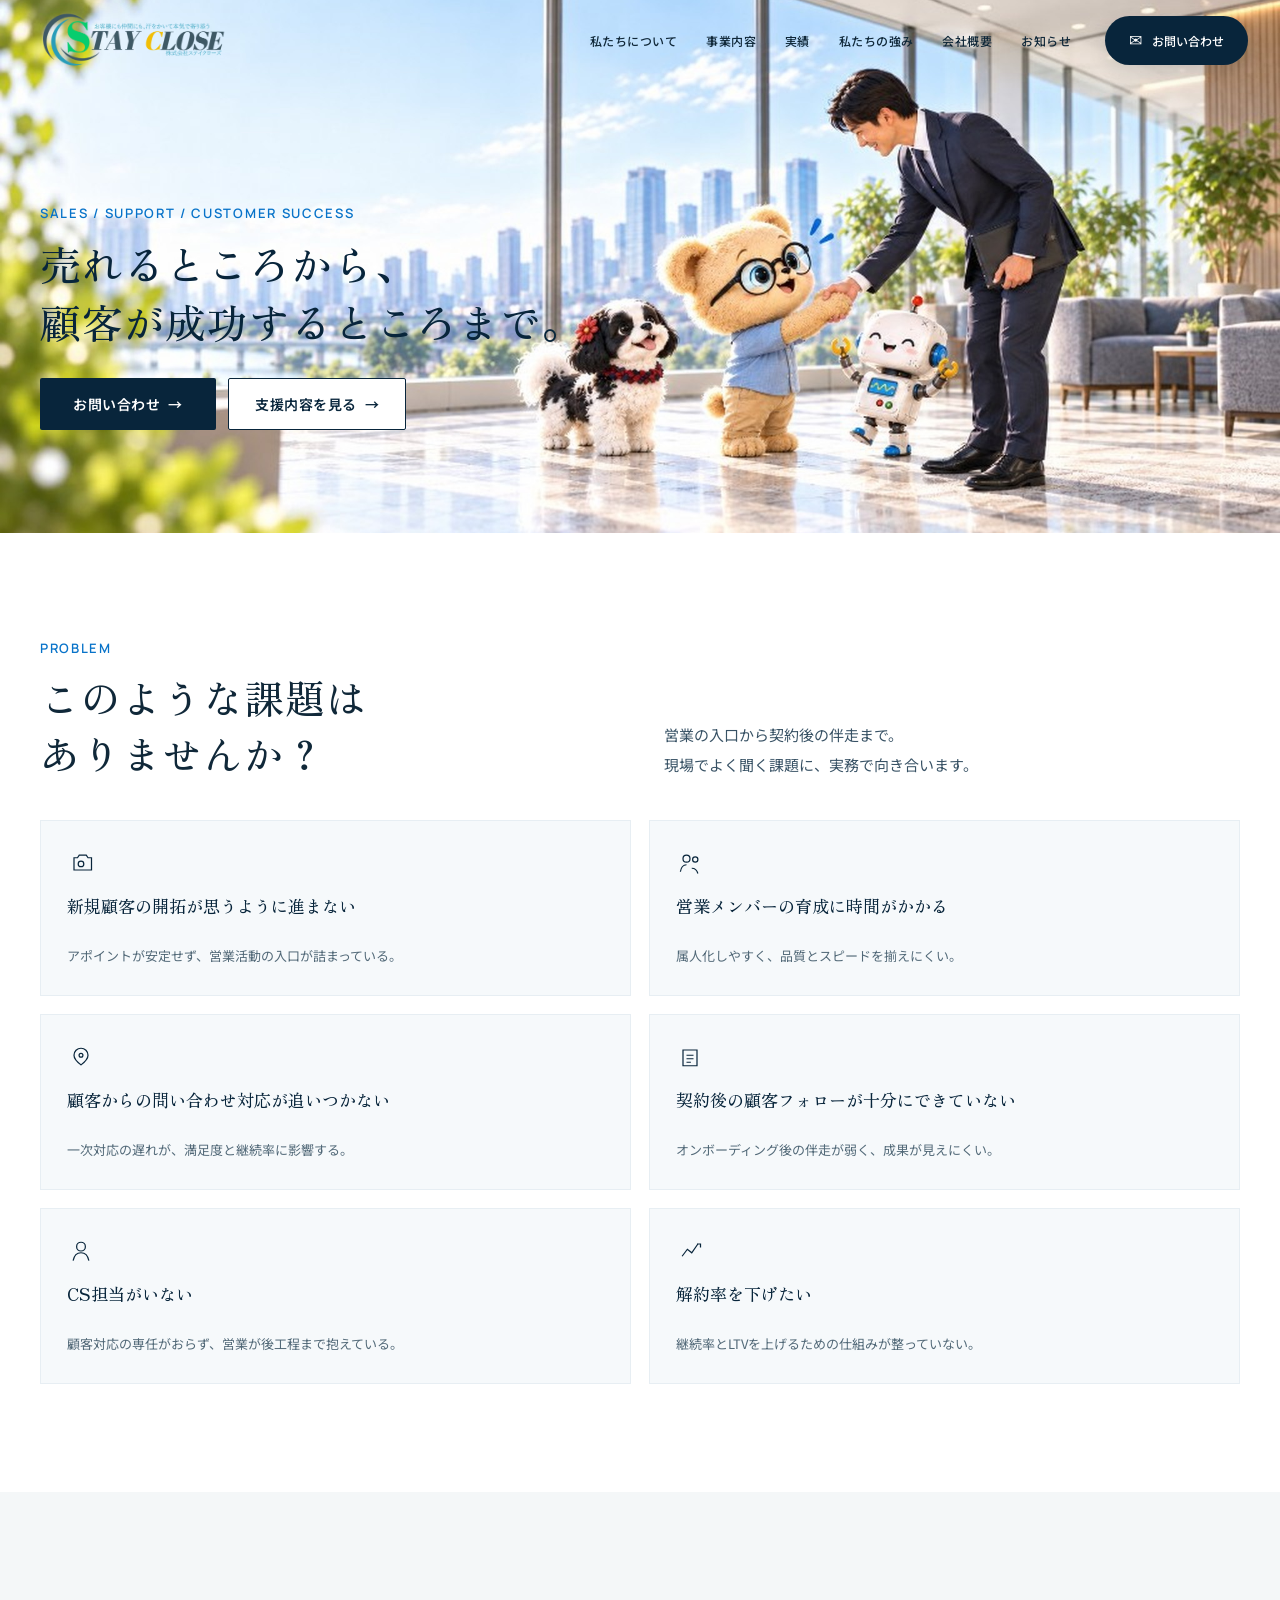
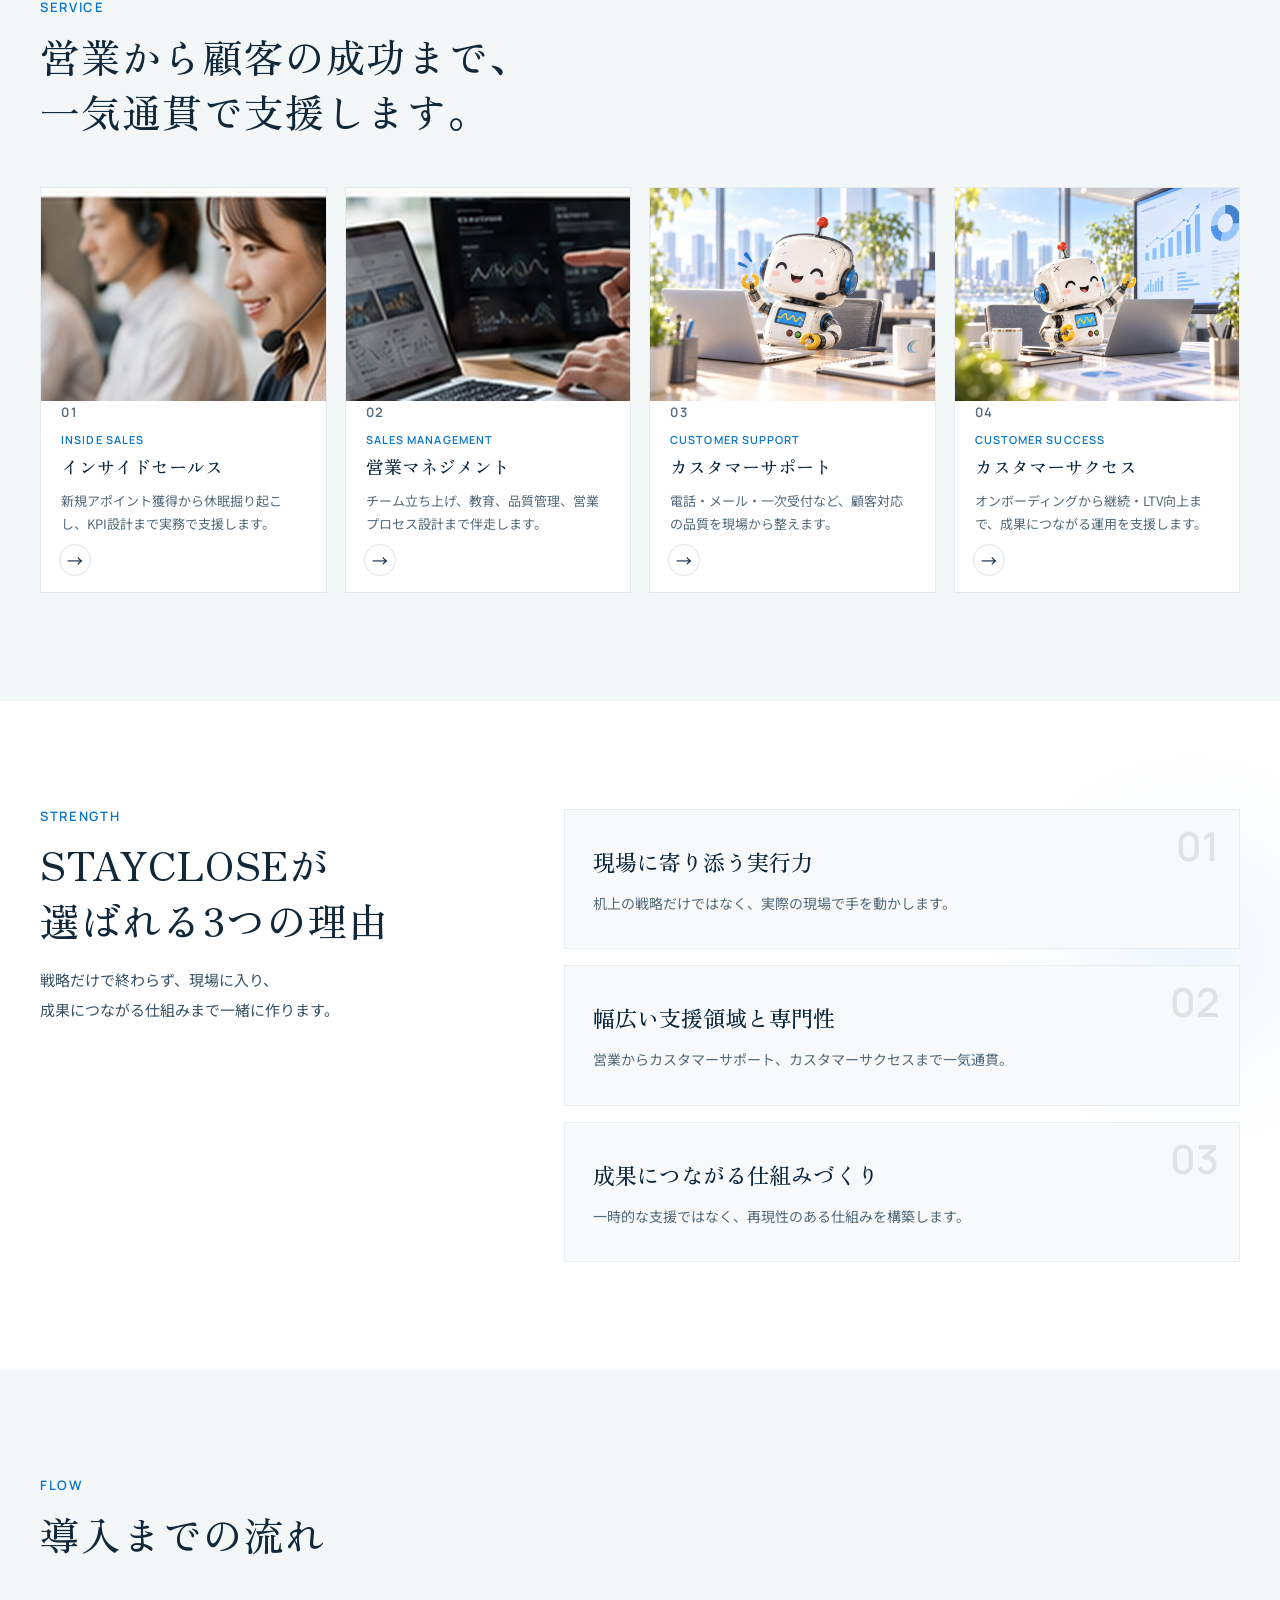
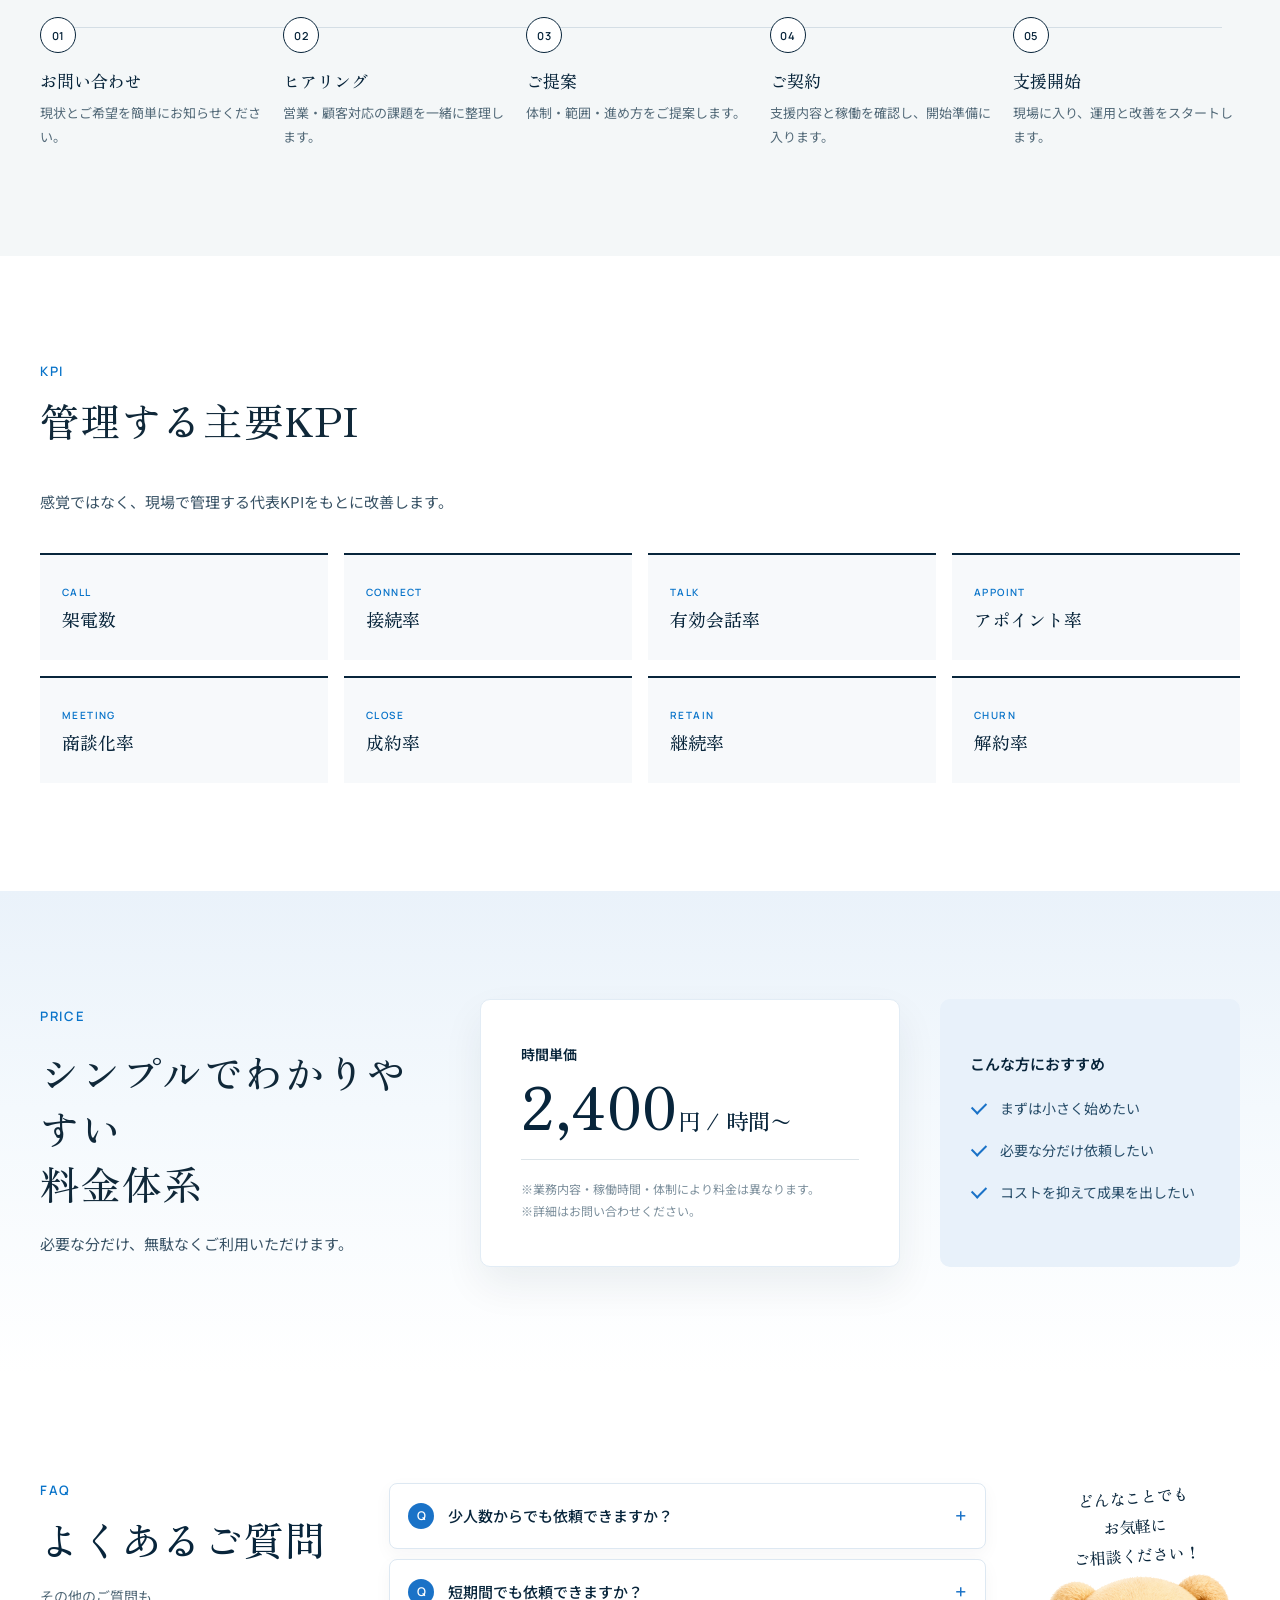
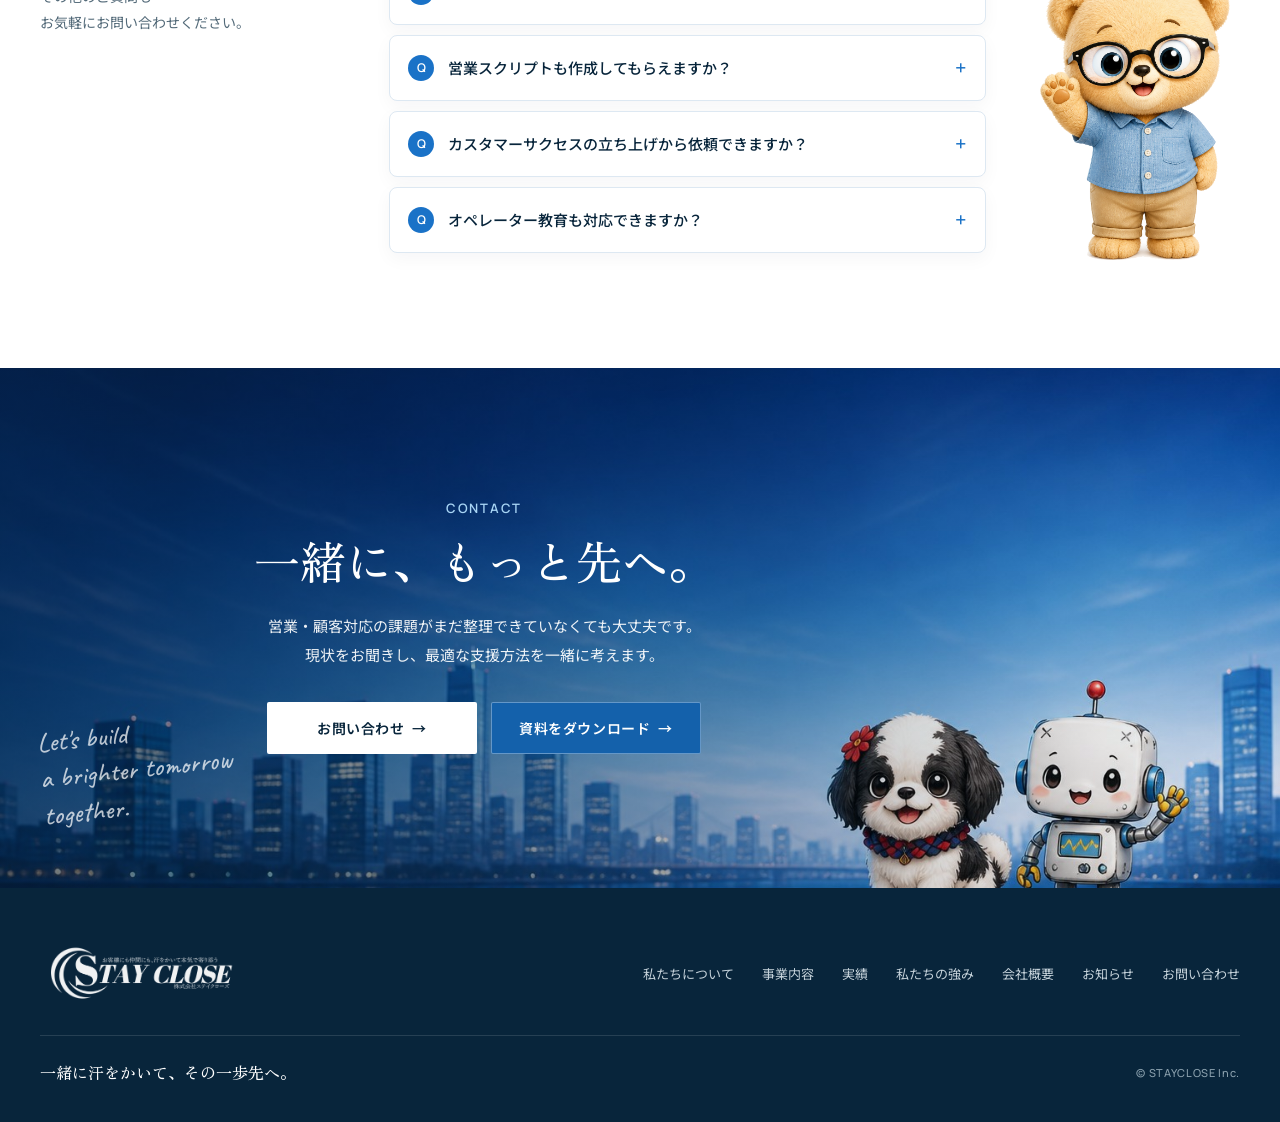
<file: sales/index.html>
<!doctype html>
<html lang="ja">
<head>
  <meta charset="utf-8" />
  <meta name="viewport" content="width=device-width,initial-scale=1" />
  <meta name="description" content="STAYCLOSEの営業・顧客支援。インサイドセールス、営業支援、カスタマーサポート、カスタマーサクセスまで、現場に入り成果につながる仕組みづくりを支援します。" />
  <title>営業・顧客支援｜株式会社STAYCLOSE</title>
  <link rel="preconnect" href="https://fonts.googleapis.com">
  <link rel="preconnect" href="https://fonts.gstatic.com" crossorigin>
  <link href="https://fonts.googleapis.com/css2?family=Caveat:wght@500&family=Manrope:wght@400;500;600;700&family=Noto+Sans+JP:wght@400;500;600;700&family=Zen+Old+Mincho:wght@400;500;600;700&display=swap" rel="stylesheet">
  <link rel="stylesheet" href="../styles.css" />
  <link rel="stylesheet" href="sales.css" />
</head>
<body class="page-sales">
  <a class="skip-link" href="#main">本文へ移動</a>

  <header class="site-header" id="siteHeader">
    <div class="header-inner">
      <a class="brand" href="../index.html" aria-label="株式会社STAYCLOSE トップへ">
        <img src="../assets/logo.png" alt="株式会社STAYCLOSE" />
      </a>
      <nav class="desktop-nav" aria-label="メインナビゲーション">
        <a href="../index.html#about">私たちについて</a>
        <a href="../index.html#service">事業内容</a>
        <a href="../index.html#works">実績</a>
        <a href="../index.html#strength">私たちの強み</a>
        <a href="../index.html#company">会社概要</a>
        <a href="../index.html#news">お知らせ</a>
      </nav>
      <a class="contact-pill" href="mailto:info@stay-close.co.jp">
        <span class="mail-icon" aria-hidden="true">✉</span>
        お問い合わせ
      </a>
      <button class="menu-button" id="menuButton" aria-label="メニューを開く" aria-expanded="false">
        <span></span><span></span>
      </button>
    </div>
    <div class="mobile-nav" id="mobileNav">
      <a href="../index.html#about">私たちについて</a>
      <a href="../index.html#service">事業内容</a>
      <a href="../index.html#works">実績</a>
      <a href="../index.html#strength">私たちの強み</a>
      <a href="../index.html#company">会社概要</a>
      <a href="../index.html#news">お知らせ</a>
      <a href="mailto:info@stay-close.co.jp">お問い合わせ</a>
    </div>
  </header>

  <main id="main">
    <section class="sales-hero" id="top" aria-label="営業・顧客支援">
      <div class="sales-hero-media" aria-hidden="true">
        <img class="sales-hero-img" src="../assets/sales/hero-clean-wide-1x.jpg" srcset="../assets/sales/hero-clean-wide-1x.jpg 1024w, ../assets/sales/hero-clean-wide.jpg 2048w" sizes="100vw" alt="" width="1024" height="438" decoding="async" fetchpriority="high" />
      </div>
      <div class="sales-hero-inner">
        <div class="sales-hero-copy">
          <p class="eyebrow hero-anim" style="--d:.1s">SALES / SUPPORT / CUSTOMER SUCCESS</p>
          <h1 class="hero-anim" style="--d:.22s">
            <span class="sales-hero-line">売れるところから、</span>
            <span class="sales-hero-line">顧客が成功するところまで。</span>
          </h1>
          <div class="sales-hero-actions hero-anim" style="--d:.34s">
            <a class="sales-btn sales-btn-navy" href="mailto:info@stay-close.co.jp">お問い合わせ <span class="btn-arrow" aria-hidden="true">→</span></a>
            <a class="sales-btn sales-btn-ghost" href="#service">支援内容を見る <span class="btn-arrow" aria-hidden="true">→</span></a>
          </div>
        </div>
      </div>
    </section>

    <section class="sales-problem section" id="problem">
      <div class="container">
        <div class="sales-split-head">
          <div class="reveal">
            <p class="eyebrow">PROBLEM</p>
            <h2>このような課題は<br>ありませんか？</h2>
          </div>
          <p class="sales-split-lead reveal">営業の入口から契約後の伴走まで。<br>現場でよく聞く課題に、実務で向き合います。</p>
        </div>
        <ul class="problem-grid" data-stagger>
          <li>
            <span class="problem-icon" aria-hidden="true"><svg viewBox="0 0 32 32" fill="none" stroke="currentColor" stroke-width="1.4"><path d="M8 24V10h4l2-3h8l2 3h4v14H8z"/><circle cx="16" cy="17" r="3.2"/></svg></span>
            <h3>新規顧客の開拓が思うように進まない</h3>
            <p>アポイントが安定せず、営業活動の入口が詰まっている。</p>
          </li>
          <li>
            <span class="problem-icon" aria-hidden="true"><svg viewBox="0 0 32 32" fill="none" stroke="currentColor" stroke-width="1.4"><circle cx="12" cy="11" r="4"/><circle cx="22" cy="12" r="3"/><path d="M5 26c.8-5 3.8-8 7-8M18 22c2.8 0 6 2.2 7 6"/></svg></span>
            <h3>営業メンバーの育成に時間がかかる</h3>
            <p>属人化しやすく、品質とスピードを揃えにくい。</p>
          </li>
          <li>
            <span class="problem-icon" aria-hidden="true"><svg viewBox="0 0 32 32" fill="none" stroke="currentColor" stroke-width="1.4"><path d="M8 14a8 8 0 0116 0c0 5-8 11-8 11S8 19 8 14z"/><circle cx="16" cy="14" r="2.2"/></svg></span>
            <h3>顧客からの問い合わせ対応が追いつかない</h3>
            <p>一次対応の遅れが、満足度と継続率に影響する。</p>
          </li>
          <li>
            <span class="problem-icon" aria-hidden="true"><svg viewBox="0 0 32 32" fill="none" stroke="currentColor" stroke-width="1.4"><path d="M8 8h16v18H8z"/><path d="M12 14h8M12 18h8M12 22h5"/></svg></span>
            <h3>契約後の顧客フォローが十分にできていない</h3>
            <p>オンボーディング後の伴走が弱く、成果が見えにくい。</p>
          </li>
          <li>
            <span class="problem-icon" aria-hidden="true"><svg viewBox="0 0 32 32" fill="none" stroke="currentColor" stroke-width="1.4"><circle cx="16" cy="11" r="5"/><path d="M7 27c1.2-6 4.8-9 9-9s7.8 3 9 9"/></svg></span>
            <h3>CS担当がいない</h3>
            <p>顧客対応の専任がおらず、営業が後工程まで抱えている。</p>
          </li>
          <li>
            <span class="problem-icon" aria-hidden="true"><svg viewBox="0 0 32 32" fill="none" stroke="currentColor" stroke-width="1.4"><path d="M7 22l6-8 5 4 7-10"/><path d="M24 8h4v4"/></svg></span>
            <h3>解約率を下げたい</h3>
            <p>継続率とLTVを上げるための仕組みが整っていない。</p>
          </li>
        </ul>
      </div>
    </section>

    <section class="sales-areas-sec section" id="service">
      <div class="container">
        <div class="section-heading reveal">
          <p class="eyebrow">SERVICE</p>
          <h2>営業から顧客の成功まで、<br>一気通貫で支援します。</h2>
        </div>
        <div class="svc-grid" data-stagger>
          <article class="svc-card">
            <div class="svc-visual">
              <img src="../assets/service-sales.jpg" alt="インサイドセールス" loading="lazy" />
            </div>
            <p class="area-no">01</p>
            <p class="area-en">INSIDE SALES</p>
            <h3>インサイドセールス</h3>
            <p>新規アポイント獲得から休眠掘り起こし、KPI設計まで実務で支援します。</p>
            <a class="svc-arrow" href="#contact" aria-label="インサイドセールスについて問い合わせ">→</a>
          </article>
          <article class="svc-card">
            <div class="svc-visual">
              <img src="../assets/service-ai.jpg" alt="営業マネジメント" loading="lazy" />
            </div>
            <p class="area-no">02</p>
            <p class="area-en">SALES MANAGEMENT</p>
            <h3>営業マネジメント</h3>
            <p>チーム立ち上げ、教育、品質管理、営業プロセス設計まで伴走します。</p>
            <a class="svc-arrow" href="#contact" aria-label="営業マネジメントについて問い合わせ">→</a>
          </article>
          <article class="svc-card">
            <div class="svc-visual">
              <img src="../assets/sales/poko-support.jpg" alt="カスタマーサポートを担当するポコ" loading="lazy" />
            </div>
            <p class="area-no">03</p>
            <p class="area-en">CUSTOMER SUPPORT</p>
            <h3>カスタマーサポート</h3>
            <p>電話・メール・一次受付など、顧客対応の品質を現場から整えます。</p>
            <a class="svc-arrow" href="#contact" aria-label="カスタマーサポートについて問い合わせ">→</a>
          </article>
          <article class="svc-card">
            <div class="svc-visual">
              <img src="../assets/sales/poko-success.jpg" alt="データをもとに伴走するポコ" loading="lazy" />
            </div>
            <p class="area-no">04</p>
            <p class="area-en">CUSTOMER SUCCESS</p>
            <h3>カスタマーサクセス</h3>
            <p>オンボーディングから継続・LTV向上まで、成果につながる運用を支援します。</p>
            <a class="svc-arrow" href="#contact" aria-label="カスタマーサクセスについて問い合わせ">→</a>
          </article>
        </div>
      </div>
    </section>

    <section class="sales-strength-sec section" id="strength">
      <div class="container str-wrap">
        <div class="str-copy reveal">
          <p class="eyebrow">STRENGTH</p>
          <h2>STAYCLOSEが<br>選ばれる3つの理由</h2>
          <p>戦略だけで終わらず、現場に入り、<br>成果につながる仕組みまで一緒に作ります。</p>
        </div>
        <div class="str-grid" data-stagger>
          <article>
            <span class="str-no">01</span>
            <h3>現場に寄り添う実行力</h3>
            <p>机上の戦略だけではなく、実際の現場で手を動かします。</p>
          </article>
          <article>
            <span class="str-no">02</span>
            <h3>幅広い支援領域と専門性</h3>
            <p>営業からカスタマーサポート、カスタマーサクセスまで一気通貫。</p>
          </article>
          <article>
            <span class="str-no">03</span>
            <h3>成果につながる仕組みづくり</h3>
            <p>一時的な支援ではなく、再現性のある仕組みを構築します。</p>
          </article>
        </div>
      </div>
    </section>

    <section class="sales-flow section" id="flow">
      <div class="container">
        <div class="section-heading reveal">
          <p class="eyebrow">FLOW</p>
          <h2>導入までの流れ</h2>
        </div>
        <ol class="flow-track" data-flow>
          <li>
            <span class="flow-no">01</span>
            <h3>お問い合わせ</h3>
            <p>現状とご希望を簡単にお知らせください。</p>
          </li>
          <li>
            <span class="flow-no">02</span>
            <h3>ヒアリング</h3>
            <p>営業・顧客対応の課題を一緒に整理します。</p>
          </li>
          <li>
            <span class="flow-no">03</span>
            <h3>ご提案</h3>
            <p>体制・範囲・進め方をご提案します。</p>
          </li>
          <li>
            <span class="flow-no">04</span>
            <h3>ご契約</h3>
            <p>支援内容と稼働を確認し、開始準備に入ります。</p>
          </li>
          <li>
            <span class="flow-no">05</span>
            <h3>支援開始</h3>
            <p>現場に入り、運用と改善をスタートします。</p>
          </li>
        </ol>
      </div>
    </section>

    <section class="sales-kpi section" id="kpi">
      <div class="container">
        <div class="section-heading reveal">
          <p class="eyebrow">KPI</p>
          <h2>管理する主要KPI</h2>
        </div>
        <p class="kpi-lead reveal">感覚ではなく、現場で管理する代表KPIをもとに改善します。</p>
        <ul class="kpi-cards" data-stagger>
          <li><span class="kpi-en">CALL</span><span class="kpi-name">架電数</span></li>
          <li><span class="kpi-en">CONNECT</span><span class="kpi-name">接続率</span></li>
          <li><span class="kpi-en">TALK</span><span class="kpi-name">有効会話率</span></li>
          <li><span class="kpi-en">APPOINT</span><span class="kpi-name">アポイント率</span></li>
          <li><span class="kpi-en">MEETING</span><span class="kpi-name">商談化率</span></li>
          <li><span class="kpi-en">CLOSE</span><span class="kpi-name">成約率</span></li>
          <li><span class="kpi-en">RETAIN</span><span class="kpi-name">継続率</span></li>
          <li><span class="kpi-en">CHURN</span><span class="kpi-name">解約率</span></li>
        </ul>
      </div>
    </section>

    <section class="sales-price section" id="price">
      <div class="container price-layout">
        <div class="price-copy reveal">
          <p class="eyebrow">PRICE</p>
          <h2>シンプルでわかりやすい<br>料金体系</h2>
          <p class="price-lead">必要な分だけ、無駄なくご利用いただけます。</p>
        </div>
        <div class="price-box reveal-scale">
          <p class="price-cat">時間単価</p>
          <p class="price-value"><span>2,400</span>円 / 時間〜</p>
          <p class="price-note">※業務内容・稼働時間・体制により料金は異なります。<br>※詳細はお問い合わせください。</p>
        </div>
        <div class="price-fit reveal-right">
          <p class="price-fit-title">こんな方におすすめ</p>
          <ul>
            <li>まずは小さく始めたい</li>
            <li>必要な分だけ依頼したい</li>
            <li>コストを抑えて成果を出したい</li>
          </ul>
        </div>
      </div>
    </section>

    <section class="sales-faq section" id="faq">
      <div class="container faq-layout">
        <div class="faq-head reveal">
          <p class="eyebrow">FAQ</p>
          <h2>よくあるご質問</h2>
          <p>その他のご質問も<br>お気軽にお問い合わせください。</p>
        </div>
        <div class="faq-list">
          <details class="faq-item">
            <summary><span class="faq-q" aria-hidden="true">Q</span>少人数からでも依頼できますか？</summary>
            <div class="faq-answer"><p>はい。まずは少人数・短時間から始めることもできます。体制や業務量に合わせて、必要な分だけご提案します。</p></div>
          </details>
          <details class="faq-item">
            <summary><span class="faq-q" aria-hidden="true">Q</span>短期間でも依頼できますか？</summary>
            <div class="faq-answer"><p>可能です。立ち上げ期間のみ、繁忙期のみなど、期間を区切ったご依頼にも対応しています。</p></div>
          </details>
          <details class="faq-item">
            <summary><span class="faq-q" aria-hidden="true">Q</span>営業スクリプトも作成してもらえますか？</summary>
            <div class="faq-answer"><p>はい。架電・メール・チャットなど、現場で使うスクリプトの作成と改善まで行います。</p></div>
          </details>
          <details class="faq-item">
            <summary><span class="faq-q" aria-hidden="true">Q</span>カスタマーサクセスの立ち上げから依頼できますか？</summary>
            <div class="faq-answer"><p>はい。オンボーディング設計から運用まで、CS体制の立ち上げからご依頼いただけます。</p></div>
          </details>
          <details class="faq-item">
            <summary><span class="faq-q" aria-hidden="true">Q</span>オペレーター教育も対応できますか？</summary>
            <div class="faq-answer"><p>はい。品質基準の整理、ロープレ、スクリプト改善など、教育と品質管理まで支援します。</p></div>
          </details>
        </div>
        <div class="faq-mascot reveal">
          <p class="faq-mascot-text">どんなことでも<br>お気軽に<br>ご相談ください！</p>
          <img src="../assets/sales/kanata-wave.png" alt="手を振るKanata" loading="lazy" width="695" height="1045" />
        </div>
      </div>
    </section>

    <section class="sales-cta" id="contact">
      <div class="sales-cta-bg" aria-hidden="true">
        <img src="../assets/sales/cta-city.jpg" alt="" loading="lazy" />
      </div>
      <div class="sales-cta-scrim" aria-hidden="true"></div>
      <p class="cta-script" aria-hidden="true">Let's build<br>a brighter tomorrow<br>together.</p>
      <div class="sales-cta-inner">
        <div class="sales-cta-copy">
          <p class="eyebrow">CONTACT</p>
          <h2>一緒に、もっと先へ。</h2>
          <p>営業・顧客対応の課題がまだ整理できていなくても大丈夫です。<br>現状をお聞きし、最適な支援方法を一緒に考えます。</p>
          <div class="sales-cta-actions">
            <a class="sales-btn sales-btn-white" href="mailto:info@stay-close.co.jp">お問い合わせ <span class="btn-arrow" aria-hidden="true">→</span></a>
            <a class="sales-btn sales-btn-blue" href="mailto:info@stay-close.co.jp">資料をダウンロード <span class="btn-arrow" aria-hidden="true">→</span></a>
          </div>
        </div>
      </div>
    </section>
  </main>

  <footer class="sales-footer">
    <div class="container sales-footer-inner">
      <div class="sales-footer-top">
        <a class="sales-footer-logo" href="../index.html">
          <img src="../assets/logo.png" alt="株式会社STAYCLOSE" />
        </a>
        <nav class="sales-footer-nav" aria-label="フッターナビゲーション">
          <a href="../index.html#about">私たちについて</a>
          <a href="../index.html#service">事業内容</a>
          <a href="../index.html#works">実績</a>
          <a href="../index.html#strength">私たちの強み</a>
          <a href="../index.html#company">会社概要</a>
          <a href="../index.html#news">お知らせ</a>
          <a href="mailto:info@stay-close.co.jp">お問い合わせ</a>
        </nav>
      </div>
      <div class="sales-footer-bottom">
        <p>一緒に汗をかいて、その一歩先へ。</p>
        <small>© STAYCLOSE Inc.</small>
      </div>
    </div>
  </footer>

  <script src="../script.js"></script>
  <script src="sales.js"></script>
</body>
</html>
</file>
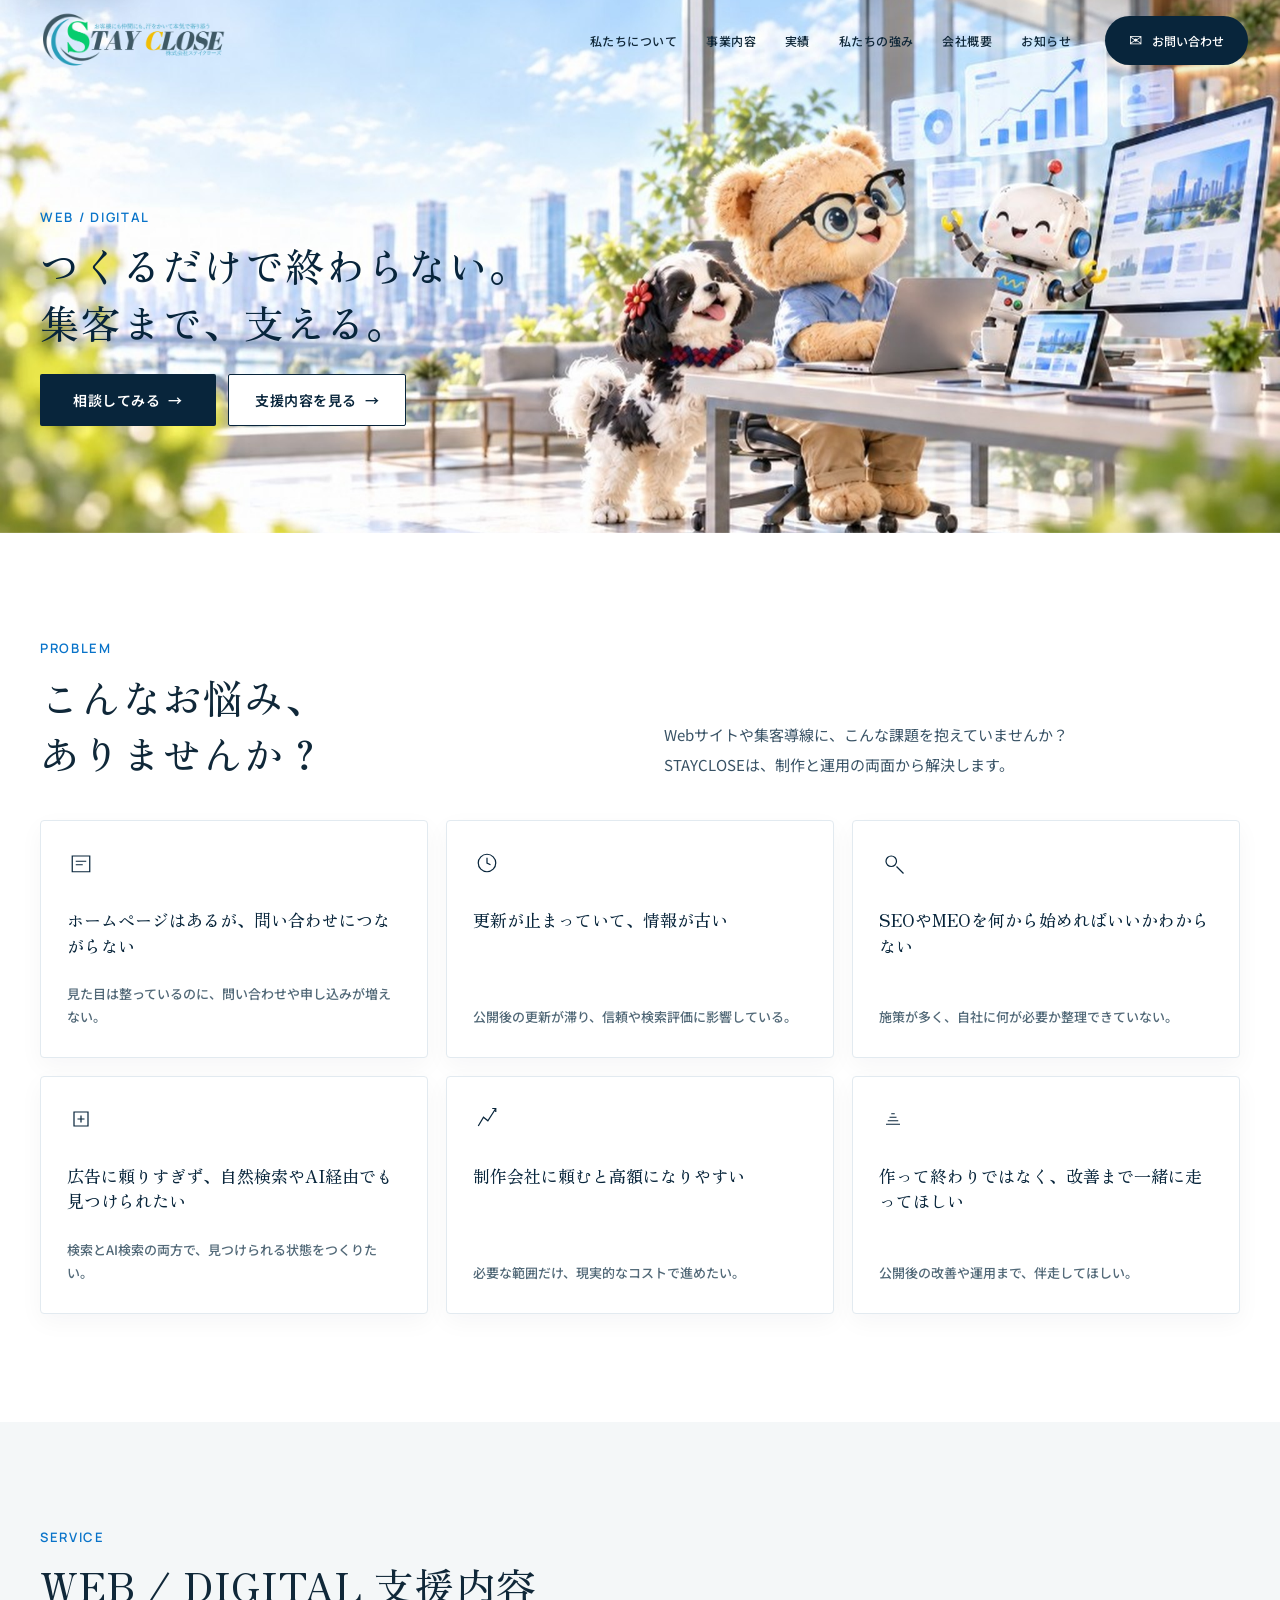
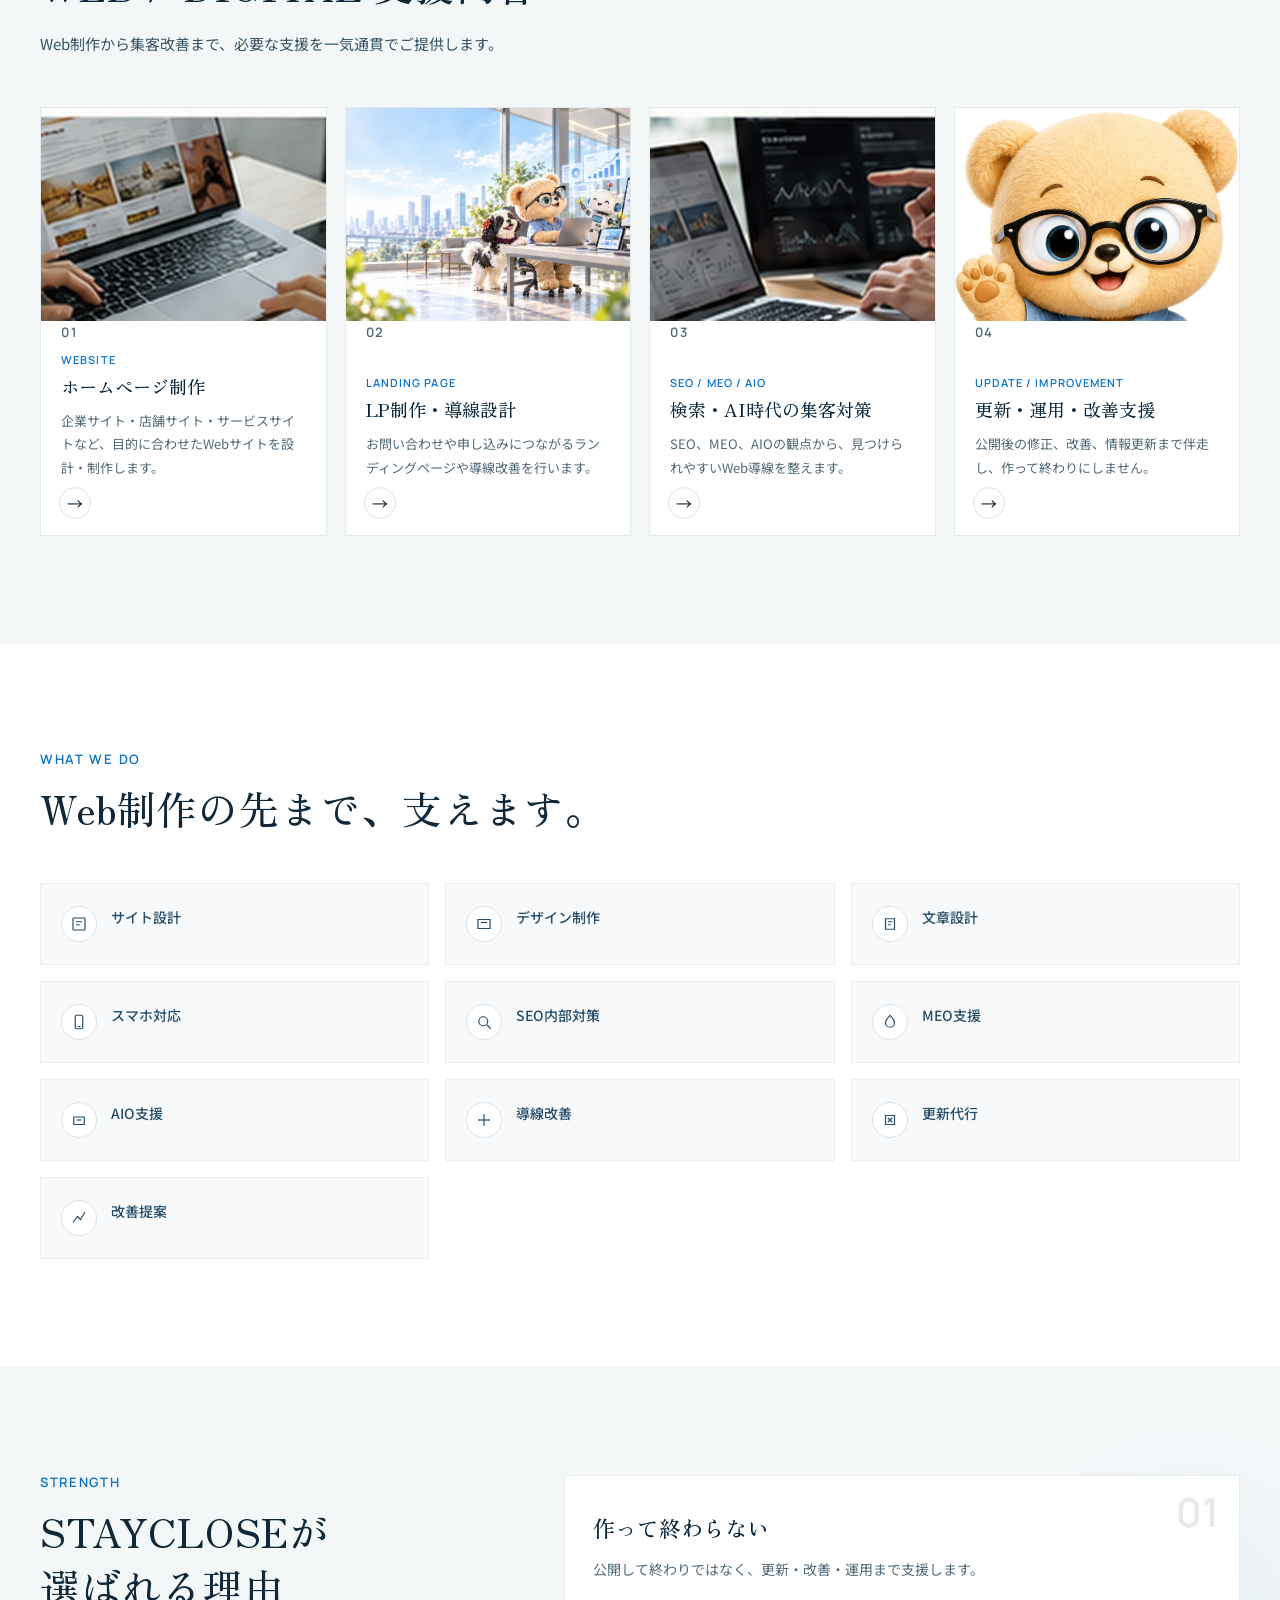
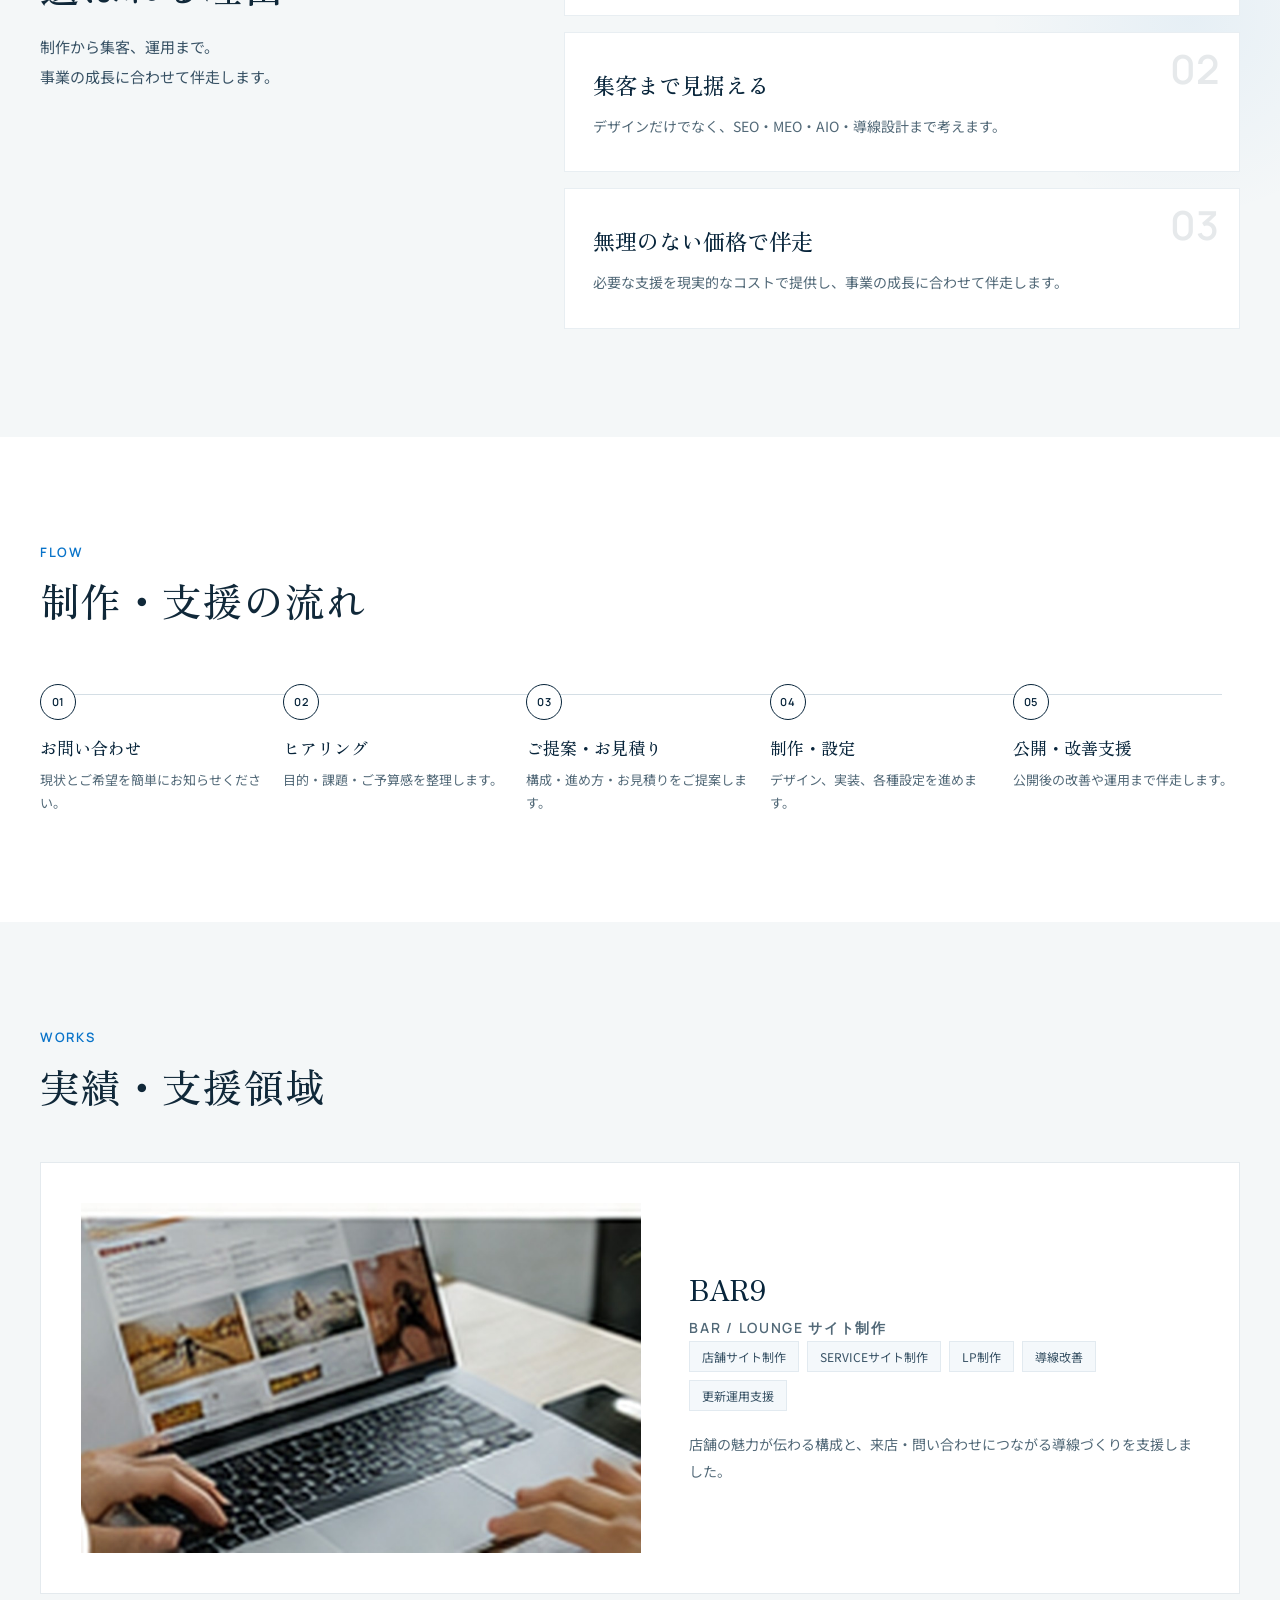
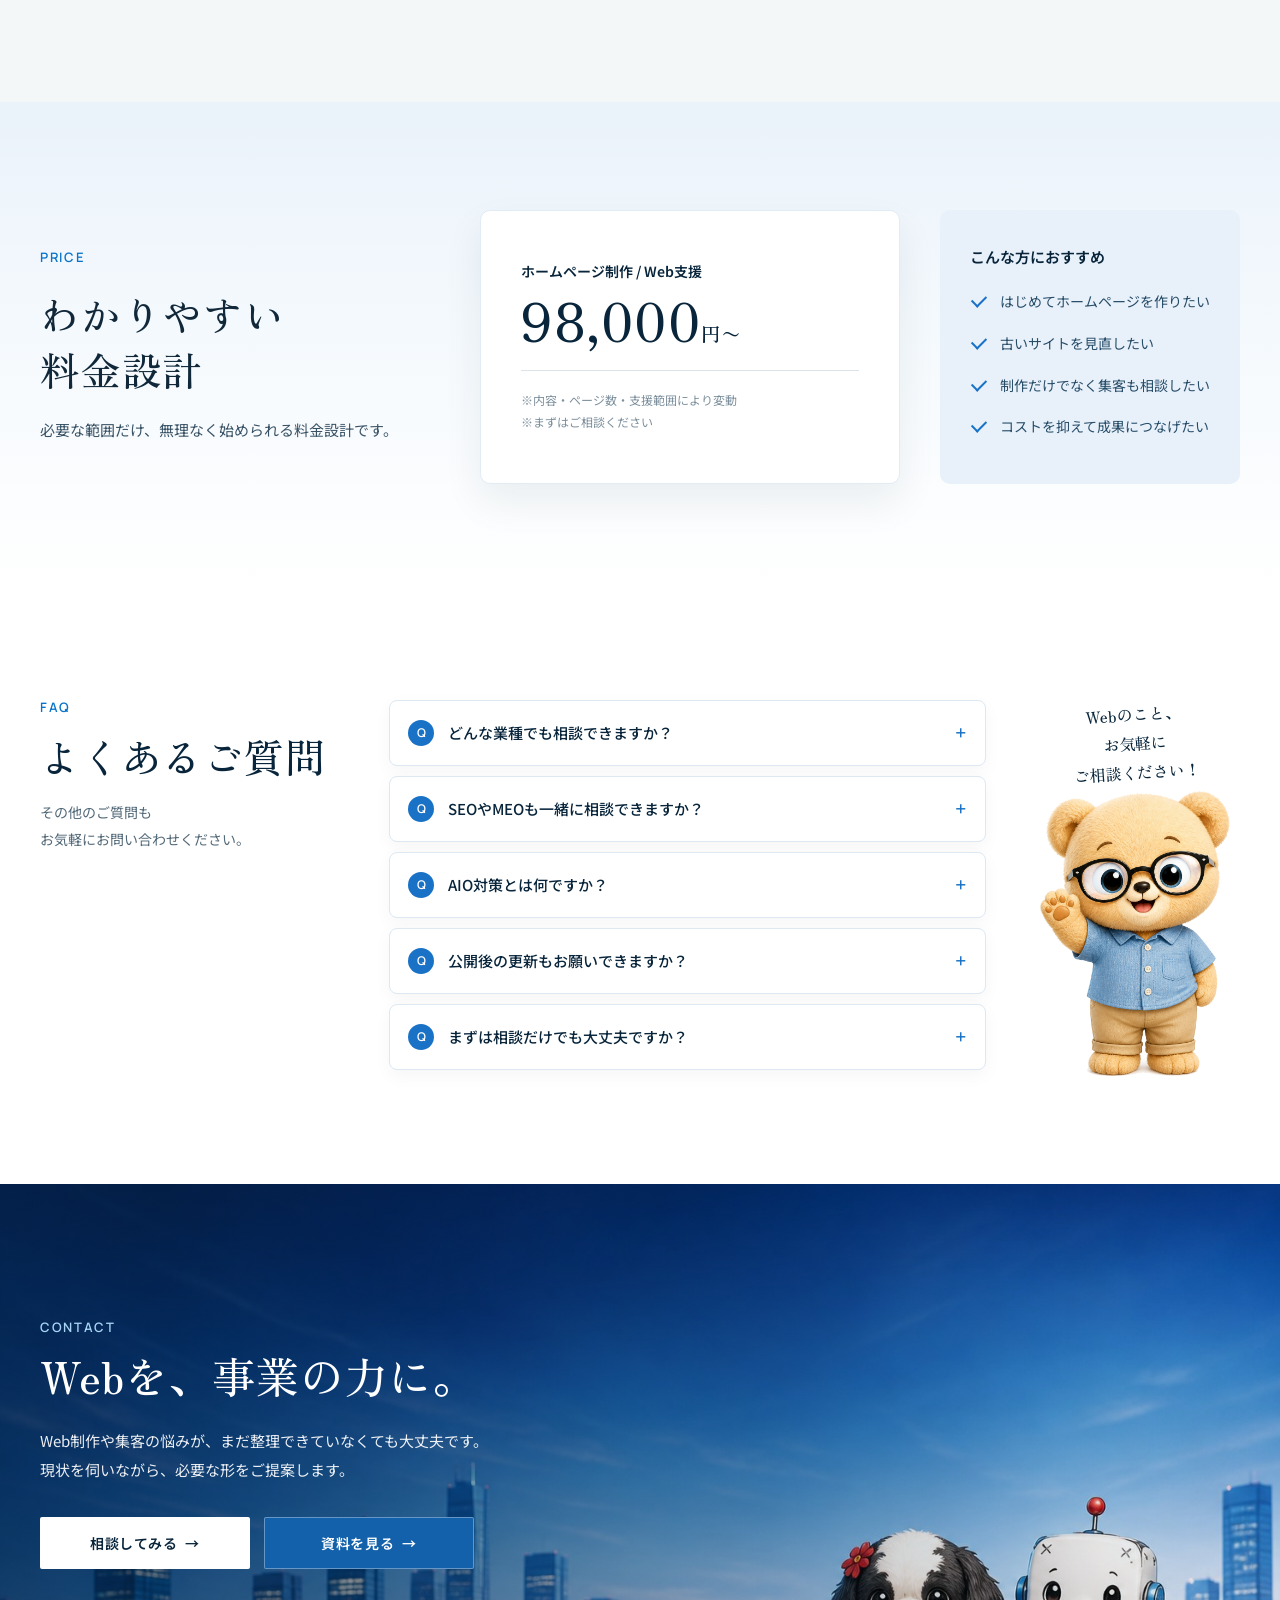
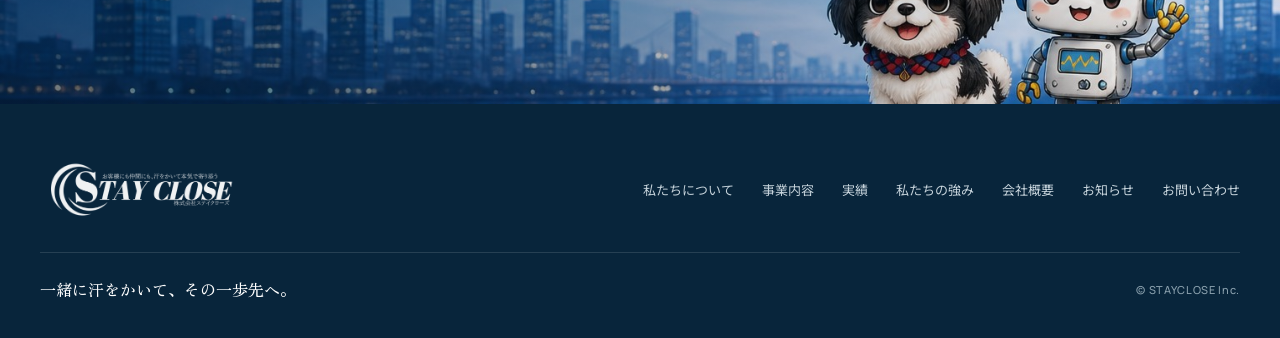
<file: web/index.html>
<!doctype html>
<html lang="ja">
<head>
  <meta charset="utf-8" />
  <meta name="viewport" content="width=device-width,initial-scale=1" />
  <meta name="description" content="STAYCLOSEのWeb制作・集客支援。ホームページ制作、LP制作、SEO・MEO・AIO対策から更新運用まで、集客と成果につながるWebを伴走支援します。" />
  <title>Web制作・集客支援｜株式会社STAYCLOSE</title>
  <link rel="preconnect" href="https://fonts.googleapis.com">
  <link rel="preconnect" href="https://fonts.gstatic.com" crossorigin>
  <link href="https://fonts.googleapis.com/css2?family=Manrope:wght@400;500;600;700&family=Noto+Sans+JP:wght@400;500;600;700&family=Zen+Old+Mincho:wght@400;500;600;700&display=swap" rel="stylesheet">
  <link rel="stylesheet" href="../styles.css" />
  <link rel="stylesheet" href="web.css" />
</head>
<body class="page-web">
  <a class="skip-link" href="#main">本文へ移動</a>

  <header class="site-header" id="siteHeader">
    <div class="header-inner">
      <a class="brand" href="../index.html" aria-label="株式会社STAYCLOSE トップへ">
        <img src="../assets/logo.png" alt="株式会社STAYCLOSE" />
      </a>
      <nav class="desktop-nav" aria-label="メインナビゲーション">
        <a href="../index.html#about">私たちについて</a>
        <a href="../index.html#service">事業内容</a>
        <a href="../index.html#works">実績</a>
        <a href="../index.html#strength">私たちの強み</a>
        <a href="../index.html#company">会社概要</a>
        <a href="../index.html#news">お知らせ</a>
      </nav>
      <a class="contact-pill" href="mailto:info@stay-close.co.jp">
        <span class="mail-icon" aria-hidden="true">✉</span>
        お問い合わせ
      </a>
      <button class="menu-button" id="menuButton" aria-label="メニューを開く" aria-expanded="false">
        <span></span><span></span>
      </button>
    </div>
    <div class="mobile-nav" id="mobileNav">
      <a href="../index.html#about">私たちについて</a>
      <a href="../index.html#service">事業内容</a>
      <a href="../index.html#works">実績</a>
      <a href="../index.html#strength">私たちの強み</a>
      <a href="../index.html#company">会社概要</a>
      <a href="../index.html#news">お知らせ</a>
      <a href="mailto:info@stay-close.co.jp">お問い合わせ</a>
    </div>
  </header>

  <main id="main">
    <section class="web-hero" id="top" aria-label="Web制作・集客支援">
      <div class="web-hero-media" aria-hidden="true">
        <img class="web-hero-img" src="../assets/web/hero-web-digital-1x.jpg" srcset="../assets/web/hero-web-digital-1x.jpg 1024w, ../assets/web/hero-web-digital-2x.jpg 2048w" sizes="100vw" alt="" width="1024" height="576" decoding="async" fetchpriority="high" />
      </div>
      <div class="web-hero-inner">
        <div class="web-hero-copy">
          <p class="eyebrow hero-anim" style="--d:.1s">WEB / DIGITAL</p>
          <h1 class="hero-anim" style="--d:.22s">
            <span class="web-hero-line">つくるだけで終わらない。</span>
            <span class="web-hero-line">集客まで、支える。</span>
          </h1>
          <div class="web-hero-actions hero-anim" style="--d:.34s">
            <a class="web-btn web-btn-navy" href="mailto:info@stay-close.co.jp">相談してみる <span class="btn-arrow" aria-hidden="true">→</span></a>
            <a class="web-btn web-btn-ghost" href="#service">支援内容を見る <span class="btn-arrow" aria-hidden="true">→</span></a>
          </div>
        </div>
      </div>
    </section>

    <section class="web-problem section" id="problem">
      <div class="container">
        <div class="web-split-head">
          <div class="reveal">
            <p class="eyebrow">PROBLEM</p>
            <h2>こんなお悩み、<br>ありませんか？</h2>
          </div>
          <p class="web-split-lead reveal">Webサイトや集客導線に、こんな課題を抱えていませんか？<br>STAYCLOSEは、制作と運用の両面から解決します。</p>
        </div>
        <ul class="problem-grid" data-stagger>
          <li>
            <span class="problem-icon" aria-hidden="true"><svg viewBox="0 0 32 32" fill="none" stroke="currentColor" stroke-width="1.4"><path d="M6 26V8h20v18H6z"/><path d="M10 14h12M10 18h8"/></svg></span>
            <h3>ホームページはあるが、問い合わせにつながらない</h3>
            <p>見た目は整っているのに、問い合わせや申し込みが増えない。</p>
          </li>
          <li>
            <span class="problem-icon" aria-hidden="true"><svg viewBox="0 0 32 32" fill="none" stroke="currentColor" stroke-width="1.4"><circle cx="16" cy="16" r="10"/><path d="M16 10v6l4 2"/></svg></span>
            <h3>更新が止まっていて、情報が古い</h3>
            <p>公開後の更新が滞り、信頼や検索評価に影響している。</p>
          </li>
          <li>
            <span class="problem-icon" aria-hidden="true"><svg viewBox="0 0 32 32" fill="none" stroke="currentColor" stroke-width="1.4"><circle cx="14" cy="14" r="6"/><path d="M20 20l8 8"/></svg></span>
            <h3>SEOやMEOを何から始めればいいかわからない</h3>
            <p>施策が多く、自社に何が必要か整理できていない。</p>
          </li>
          <li>
            <span class="problem-icon" aria-hidden="true"><svg viewBox="0 0 32 32" fill="none" stroke="currentColor" stroke-width="1.4"><path d="M8 8h16v16H8z"/><path d="M12 16h8M16 12v8"/></svg></span>
            <h3>広告に頼りすぎず、自然検索やAI経由でも見つけられたい</h3>
            <p>検索とAI検索の両方で、見つけられる状態をつくりたい。</p>
          </li>
          <li>
            <span class="problem-icon" aria-hidden="true"><svg viewBox="0 0 32 32" fill="none" stroke="currentColor" stroke-width="1.4"><path d="M6 24l6-10 5 4 9-14"/><path d="M22 4h4v4"/></svg></span>
            <h3>制作会社に頼むと高額になりやすい</h3>
            <p>必要な範囲だけ、現実的なコストで進めたい。</p>
          </li>
          <li>
            <span class="problem-icon" aria-hidden="true"><svg viewBox="0 0 32 32" fill="none" stroke="currentColor" stroke-width="1.4"><path d="M8 22h16M10 18h12M12 14h8M14 10h4"/></svg></span>
            <h3>作って終わりではなく、改善まで一緒に走ってほしい</h3>
            <p>公開後の改善や運用まで、伴走してほしい。</p>
          </li>
        </ul>
      </div>
    </section>

    <section class="web-areas-sec section" id="service">
      <div class="container">
        <div class="section-heading reveal">
          <p class="eyebrow">SERVICE</p>
          <h2>WEB / DIGITAL 支援内容</h2>
          <p class="web-do-lead" style="margin:16px 0 0">Web制作から集客改善まで、必要な支援を一気通貫でご提供します。</p>
        </div>
        <div class="svc-grid" data-stagger>
          <article class="svc-card">
            <div class="svc-visual">
              <img src="../assets/service-web.jpg" alt="ホームページ制作のイメージ" loading="lazy" width="1000" height="620" />
            </div>
            <p class="area-no">01</p>
            <p class="area-en">WEBSITE</p>
            <h3>ホームページ制作</h3>
            <p>企業サイト・店舗サイト・サービスサイトなど、目的に合わせたWebサイトを設計・制作します。</p>
            <a class="svc-arrow" href="#contact" aria-label="ホームページ制作について相談">→</a>
          </article>
          <article class="svc-card">
            <div class="svc-visual">
              <img src="../assets/web/hero-web-digital-1x.jpg" alt="LP制作・導線設計のイメージ" loading="lazy" width="1024" height="576" />
            </div>
            <p class="area-no">02</p>
            <p class="area-en">LANDING PAGE</p>
            <h3>LP制作・導線設計</h3>
            <p>お問い合わせや申し込みにつながるランディングページや導線改善を行います。</p>
            <a class="svc-arrow" href="#contact" aria-label="LP制作について相談">→</a>
          </article>
          <article class="svc-card">
            <div class="svc-visual">
              <img src="../assets/service-ai.jpg" alt="SEO・MEO・AIO対策のイメージ" loading="lazy" width="1000" height="620" />
            </div>
            <p class="area-no">03</p>
            <p class="area-en">SEO / MEO / AIO</p>
            <h3>検索・AI時代の集客対策</h3>
            <p>SEO、MEO、AIOの観点から、見つけられやすいWeb導線を整えます。</p>
            <a class="svc-arrow" href="#contact" aria-label="集客対策について相談">→</a>
          </article>
          <article class="svc-card">
            <div class="svc-visual">
              <img src="../assets/sales/kanata-wave.png" alt="更新・改善支援のイメージ" loading="lazy" width="695" height="1045" />
            </div>
            <p class="area-no">04</p>
            <p class="area-en">UPDATE / IMPROVEMENT</p>
            <h3>更新・運用・改善支援</h3>
            <p>公開後の修正、改善、情報更新まで伴走し、作って終わりにしません。</p>
            <a class="svc-arrow" href="#contact" aria-label="更新・運用支援について相談">→</a>
          </article>
        </div>
      </div>
    </section>

    <section class="web-do-sec section" id="what-we-do">
      <div class="container">
        <div class="section-heading reveal">
          <p class="eyebrow">WHAT WE DO</p>
          <h2>Web制作の先まで、支えます。</h2>
        </div>
        <ul class="web-do-grid" data-stagger>
          <li><span class="web-do-icon" aria-hidden="true"><svg viewBox="0 0 24 24" fill="none" stroke="currentColor" stroke-width="1.6"><rect x="4" y="4" width="16" height="16" rx="1"/><path d="M8 9h8M8 13h5"/></svg></span><span>サイト設計</span></li>
          <li><span class="web-do-icon" aria-hidden="true"><svg viewBox="0 0 24 24" fill="none" stroke="currentColor" stroke-width="1.6"><path d="M4 6h16v12H4z"/><path d="M8 10h8"/></svg></span><span>デザイン制作</span></li>
          <li><span class="web-do-icon" aria-hidden="true"><svg viewBox="0 0 24 24" fill="none" stroke="currentColor" stroke-width="1.6"><path d="M6 5h12v14H6z"/><path d="M9 9h6M9 13h4"/></svg></span><span>文章設計</span></li>
          <li><span class="web-do-icon" aria-hidden="true"><svg viewBox="0 0 24 24" fill="none" stroke="currentColor" stroke-width="1.6"><rect x="7" y="3" width="10" height="18" rx="2"/><path d="M10 18h4"/></svg></span><span>スマホ対応</span></li>
          <li><span class="web-do-icon" aria-hidden="true"><svg viewBox="0 0 24 24" fill="none" stroke="currentColor" stroke-width="1.6"><circle cx="11" cy="11" r="6"/><path d="M16 16l5 5"/></svg></span><span>SEO内部対策</span></li>
          <li><span class="web-do-icon" aria-hidden="true"><svg viewBox="0 0 24 24" fill="none" stroke="currentColor" stroke-width="1.6"><path d="M12 3c-3 4-6 6-6 10a6 6 0 1012 0c0-4-3-6-6-10z"/></svg></span><span>MEO支援</span></li>
          <li><span class="web-do-icon" aria-hidden="true"><svg viewBox="0 0 24 24" fill="none" stroke="currentColor" stroke-width="1.6"><path d="M5 8h14v10H5z"/><path d="M9 12h6"/></svg></span><span>AIO支援</span></li>
          <li><span class="web-do-icon" aria-hidden="true"><svg viewBox="0 0 24 24" fill="none" stroke="currentColor" stroke-width="1.6"><path d="M4 12h16"/><path d="M12 4v16"/></svg></span><span>導線改善</span></li>
          <li><span class="web-do-icon" aria-hidden="true"><svg viewBox="0 0 24 24" fill="none" stroke="currentColor" stroke-width="1.6"><path d="M6 6h12v12H6z"/><path d="M9 9l6 6M15 9l-6 6"/></svg></span><span>更新代行</span></li>
          <li><span class="web-do-icon" aria-hidden="true"><svg viewBox="0 0 24 24" fill="none" stroke="currentColor" stroke-width="1.6"><path d="M4 18l6-8 4 4 6-10"/></svg></span><span>改善提案</span></li>
        </ul>
      </div>
    </section>

    <section class="web-strength-sec section" id="strength">
      <div class="container str-wrap">
        <div class="str-copy reveal">
          <p class="eyebrow">STRENGTH</p>
          <h2>STAYCLOSEが<br>選ばれる理由</h2>
          <p>制作から集客、運用まで。<br>事業の成長に合わせて伴走します。</p>
        </div>
        <div class="str-grid" data-stagger>
          <article>
            <span class="str-no">01</span>
            <h3>作って終わらない</h3>
            <p>公開して終わりではなく、更新・改善・運用まで支援します。</p>
          </article>
          <article>
            <span class="str-no">02</span>
            <h3>集客まで見据える</h3>
            <p>デザインだけでなく、SEO・MEO・AIO・導線設計まで考えます。</p>
          </article>
          <article>
            <span class="str-no">03</span>
            <h3>無理のない価格で伴走</h3>
            <p>必要な支援を現実的なコストで提供し、事業の成長に合わせて伴走します。</p>
          </article>
        </div>
      </div>
    </section>

    <section class="web-flow section" id="flow">
      <div class="container">
        <div class="section-heading reveal">
          <p class="eyebrow">FLOW</p>
          <h2>制作・支援の流れ</h2>
        </div>
        <ol class="flow-track" data-flow>
          <li>
            <span class="flow-no">01</span>
            <h3>お問い合わせ</h3>
            <p>現状とご希望を簡単にお知らせください。</p>
          </li>
          <li>
            <span class="flow-no">02</span>
            <h3>ヒアリング</h3>
            <p>目的・課題・ご予算感を整理します。</p>
          </li>
          <li>
            <span class="flow-no">03</span>
            <h3>ご提案・お見積り</h3>
            <p>構成・進め方・お見積りをご提案します。</p>
          </li>
          <li>
            <span class="flow-no">04</span>
            <h3>制作・設定</h3>
            <p>デザイン、実装、各種設定を進めます。</p>
          </li>
          <li>
            <span class="flow-no">05</span>
            <h3>公開・改善支援</h3>
            <p>公開後の改善や運用まで伴走します。</p>
          </li>
        </ol>
      </div>
    </section>

    <section class="web-works section" id="works">
      <div class="container">
        <div class="section-heading reveal">
          <p class="eyebrow">WORKS</p>
          <h2>実績・支援領域</h2>
        </div>
        <article class="works-card reveal-scale">
          <div class="works-visual">
            <img src="../assets/service-web.jpg" alt="BAR9 サイト制作" loading="lazy" width="1000" height="620" />
          </div>
          <div class="works-body">
            <h3>BAR9</h3>
            <p class="works-cat">BAR / LOUNGE サイト制作</p>
            <ul class="works-tags">
              <li>店舗サイト制作</li>
              <li>SERVICEサイト制作</li>
              <li>LP制作</li>
              <li>導線改善</li>
              <li>更新運用支援</li>
            </ul>
            <p>店舗の魅力が伝わる構成と、来店・問い合わせにつながる導線づくりを支援しました。</p>
          </div>
        </article>
      </div>
    </section>

    <section class="web-price section" id="price">
      <div class="container price-layout">
        <div class="price-copy reveal">
          <p class="eyebrow">PRICE</p>
          <h2>わかりやすい<br>料金設計</h2>
          <p class="price-lead">必要な範囲だけ、無理なく始められる料金設計です。</p>
        </div>
        <div class="price-box reveal-scale">
          <p class="price-cat">ホームページ制作 / Web支援</p>
          <p class="price-value"><span>98,000</span>円〜</p>
          <p class="price-note">※内容・ページ数・支援範囲により変動<br>※まずはご相談ください</p>
        </div>
        <div class="price-fit reveal-right">
          <p class="price-fit-title">こんな方におすすめ</p>
          <ul>
            <li>はじめてホームページを作りたい</li>
            <li>古いサイトを見直したい</li>
            <li>制作だけでなく集客も相談したい</li>
            <li>コストを抑えて成果につなげたい</li>
          </ul>
        </div>
      </div>
    </section>

    <section class="web-faq section" id="faq">
      <div class="container faq-layout">
        <div class="faq-head reveal">
          <p class="eyebrow">FAQ</p>
          <h2>よくあるご質問</h2>
          <p>その他のご質問も<br>お気軽にお問い合わせください。</p>
        </div>
        <div class="faq-list">
          <details class="faq-item">
            <summary><span class="faq-q" aria-hidden="true">Q</span>どんな業種でも相談できますか？</summary>
            <div class="faq-answer"><p>はい。店舗、サービス業、BtoBなど、業種を問わずご相談いただけます。まずは現状をお聞きし、最適な形をご提案します。</p></div>
          </details>
          <details class="faq-item">
            <summary><span class="faq-q" aria-hidden="true">Q</span>SEOやMEOも一緒に相談できますか？</summary>
            <div class="faq-answer"><p>可能です。制作とあわせて、検索やGoogleマップでの見つけやすさも含めてご提案できます。</p></div>
          </details>
          <details class="faq-item">
            <summary><span class="faq-q" aria-hidden="true">Q</span>AIO対策とは何ですか？</summary>
            <div class="faq-answer"><p>AI検索や生成AI経由で見つけられやすくするための対策です。サイト構成や情報設計を、検索エンジンとAIの両方を意識して整えます。</p></div>
          </details>
          <details class="faq-item">
            <summary><span class="faq-q" aria-hidden="true">Q</span>公開後の更新もお願いできますか？</summary>
            <div class="faq-answer"><p>はい。テキストや画像の更新、ページ追加、改善提案まで、公開後も伴走して支援します。</p></div>
          </details>
          <details class="faq-item">
            <summary><span class="faq-q" aria-hidden="true">Q</span>まずは相談だけでも大丈夫ですか？</summary>
            <div class="faq-answer"><p>もちろん大丈夫です。課題がまだ整理できていなくても、現状をお聞きしながら一緒に考えます。</p></div>
          </details>
        </div>
        <div class="faq-mascot reveal">
          <p class="faq-mascot-text">Webのこと、<br>お気軽に<br>ご相談ください！</p>
          <img src="../assets/sales/kanata-wave.png" alt="手を振るKanata" loading="lazy" width="695" height="1045" />
        </div>
      </div>
    </section>

    <section class="web-cta" id="contact">
      <div class="web-cta-bg" aria-hidden="true">
        <img src="../assets/sales/cta-city.jpg" alt="" loading="lazy" width="1536" height="1024" />
      </div>
      <div class="web-cta-scrim" aria-hidden="true"></div>
      <div class="web-cta-inner">
        <div class="web-cta-copy">
          <p class="eyebrow">CONTACT</p>
          <h2>Webを、事業の力に。</h2>
          <p>Web制作や集客の悩みが、まだ整理できていなくても大丈夫です。<br>現状を伺いながら、必要な形をご提案します。</p>
          <div class="web-cta-actions">
            <a class="web-btn web-btn-white" href="mailto:info@stay-close.co.jp">相談してみる <span class="btn-arrow" aria-hidden="true">→</span></a>
            <a class="web-btn web-btn-blue" href="mailto:info@stay-close.co.jp">資料を見る <span class="btn-arrow" aria-hidden="true">→</span></a>
          </div>
        </div>
      </div>
    </section>
  </main>

  <footer class="web-footer">
    <div class="container web-footer-inner">
      <div class="web-footer-top">
        <a class="web-footer-logo" href="../index.html">
          <img src="../assets/logo.png" alt="株式会社STAYCLOSE" />
        </a>
        <nav class="web-footer-nav" aria-label="フッターナビゲーション">
          <a href="../index.html#about">私たちについて</a>
          <a href="../index.html#service">事業内容</a>
          <a href="../index.html#works">実績</a>
          <a href="../index.html#strength">私たちの強み</a>
          <a href="../index.html#company">会社概要</a>
          <a href="../index.html#news">お知らせ</a>
          <a href="mailto:info@stay-close.co.jp">お問い合わせ</a>
        </nav>
      </div>
      <div class="web-footer-bottom">
        <p>一緒に汗をかいて、その一歩先へ。</p>
        <small>© STAYCLOSE Inc.</small>
      </div>
    </div>
  </footer>

  <script src="../script.js"></script>
  <script src="web.js"></script>
</body>
</html>
</file>
<file: styles.css>
:root{
  --navy:#08253b;
  --blue:#0d6fc6;
  --cyan:#19a8bf;
  --green:#00a879;
  --ink:#102839;
  --muted:#61717d;
  --paper:#fff;
  --mist:#f5f8fa;
  --line:#dce4e9;
  --serif:"Zen Old Mincho","Yu Mincho","YuMincho","Hiragino Mincho ProN","HGS明朝E",serif;
  --sans:"Noto Sans JP","Hiragino Kaku Gothic ProN","Yu Gothic",Meiryo,sans-serif;
  --en:"Manrope",Arial,sans-serif;
  --container:min(1136px, calc(100% - 96px));
}
*{box-sizing:border-box}
html{scroll-behavior:smooth}
body{margin:0;color:var(--ink);font-family:var(--sans);background:#fff;-webkit-font-smoothing:antialiased}
a{color:inherit;text-decoration:none}
img{display:block;max-width:100%}
button{font:inherit}
.skip-link{position:fixed;left:16px;top:-60px;z-index:1000;background:#fff;padding:12px 18px;border-radius:8px;box-shadow:0 10px 30px rgba(0,0,0,.12)}
.skip-link:focus{top:16px}
.container{width:var(--container);margin:0 auto}
.section{padding:110px 0}
.eyebrow{margin:0 0 12px;color:#0873c9;font:600 13px/1.2 var(--en);letter-spacing:.13em}
.section h2{margin:0;font:500 clamp(34px,3.4vw,54px)/1.35 var(--serif);letter-spacing:.02em}

.site-header{position:fixed;inset:0 0 auto;z-index:100;height:80px;transition:0.35s ease}
.site-header.is-scrolled{height:72px;background:rgba(255,255,255,.88);backdrop-filter:blur(12px);box-shadow:0 1px 0 rgba(9,42,61,.06)}
.header-inner{height:100%;width:min(1348px,calc(100% - 64px));margin:auto;display:grid;grid-template-columns:auto 1fr auto;align-items:center;gap:34px}
.brand{width:clamp(185px,16.4vw,236px)}
.brand img{width:100%;height:auto}
.desktop-nav{justify-self:end;display:flex;align-items:center;gap:clamp(22px,2.25vw,34px);font-size:12px;font-weight:500;letter-spacing:.04em}
.desktop-nav a{position:relative;padding:15px 0}
.desktop-nav a:after{content:"";position:absolute;left:0;right:100%;bottom:8px;height:1px;background:var(--navy);transition:right .3s ease}
.desktop-nav a:hover:after{right:0}
.contact-pill{height:49px;padding:0 24px;border-radius:999px;background:var(--navy);color:#fff;display:flex;align-items:center;gap:10px;font-size:12px;font-weight:500;white-space:nowrap;box-shadow:0 6px 18px rgba(7,38,61,.1)}
.mail-icon{font-size:16px;font-family:Arial}
.menu-button,.mobile-nav{display:none}

.hero{position:relative;height:clamp(520px,41.67vw,600px);overflow:hidden;background:#eef6fc}
.hero-media{position:absolute;inset:0;z-index:1}
.hero-image{display:block;width:100%;height:100%;object-fit:cover;object-position:center center}
.hero-scrim{position:absolute;inset:0;z-index:2;pointer-events:none;background:linear-gradient(90deg,rgba(255,255,255,.46) 0%,rgba(255,255,255,.28) 16%,rgba(255,255,255,.14) 30%,rgba(255,255,255,.05) 42%,rgba(255,255,255,.01) 50%,rgba(255,255,255,0) 55%)}
.hero-inner{position:relative;z-index:3;width:min(1280px,calc(100% - 160px));height:100%;margin:auto}
.hero-copy{position:absolute;left:0;top:clamp(118px,8.9vw,145px);width:min(680px,49vw)}
.hero h1{margin:0;color:#09273d;font:500 clamp(50px,3.9vw,56px)/1.3 var(--serif);letter-spacing:.005em;text-shadow:0 1px 0 rgba(255,255,255,.25)}
.hero-lead{margin:18px 0 0;font-size:12px;line-height:1.85;letter-spacing:.04em;color:#18384d}
.hero-lead strong{font-weight:700}
.hero-en{margin:15px 0 0;color:#1573b9;font:600 12px/1.2 var(--en);letter-spacing:.1em}
.hero-pagination{position:absolute;left:0;bottom:21px;display:flex;align-items:center;gap:10px}
.slide-dot{color:rgba(9,39,61,.58);font:500 11px var(--en);padding:4px}
.slide-dot.is-current{color:var(--navy)}
.slide-dot.is-disabled{color:rgba(9,39,61,.28)}
.slide-line{position:relative;width:105px;height:1px;background:rgba(8,37,59,.25)}
.slide-line-fill{position:absolute;inset:0 auto 0 0;width:100%;background:var(--navy)}
.scroll-label{position:absolute;right:4px;bottom:34px;color:rgba(255,255,255,.92);font:600 11px var(--en);letter-spacing:.25em;writing-mode:vertical-rl}

.service{background:#fff;padding:88px 0 96px}
.section-intro{display:grid;grid-template-columns:minmax(240px,.55fr) minmax(320px,1fr);gap:64px;align-items:end;margin-bottom:52px}
.service-intro,.strength-intro{margin-bottom:48px}
.intro-copy{margin:0;max-width:560px;font-size:15px;line-height:1.85;letter-spacing:.03em;color:#385265;font-weight:400}
.section-more{margin:40px 0 0;text-align:right}
.text-link{display:inline-flex;align-items:center;gap:6px;font-size:14px;font-weight:600;color:var(--navy);border-bottom:1px solid rgba(8,37,59,.35);padding-bottom:3px;transition:opacity .2s}
.text-link:hover{opacity:.7}

.service-grid{display:grid;grid-template-columns:repeat(3,1fr);gap:24px;align-items:stretch}
.service-card{display:flex;flex-direction:column;background:#fff;border:1px solid var(--line);border-radius:3px;overflow:hidden}
.service-card-image{position:relative;aspect-ratio:4/3;overflow:hidden;flex-shrink:0}
.service-card-image img{width:100%;height:100%;object-fit:cover;transition:transform .6s ease}
.service-card:hover .service-card-image img{transform:scale(1.03)}
.service-no{position:absolute;top:16px;left:16px;font:500 12px var(--en);letter-spacing:.12em;color:#fff;background:rgba(8,37,59,.72);padding:4px 10px;border-radius:2px}
.service-card-body{display:flex;flex-direction:column;flex:1;padding:28px 24px 26px}
.service-en{margin:0 0 6px;font:600 11px/1.3 var(--en);letter-spacing:.06em;color:#0873c9}
.service-ja{margin:0 0 14px;font-size:13px;font-weight:600;color:var(--navy)}
.service-headline{margin:0 0 16px;font:500 20px/1.55 var(--serif);color:var(--navy);letter-spacing:.02em}
.service-items{margin:0 0 16px;padding:0;list-style:none;display:flex;flex-wrap:wrap;gap:6px 14px}
.service-items li{font-size:13px;line-height:1.5;color:#3c5464;position:relative;padding-left:12px}
.service-items li:before{content:"";position:absolute;left:0;top:.55em;width:4px;height:4px;border-radius:50%;background:#0873c9}
.service-desc{margin:0 0 auto;font-size:13px;line-height:1.85;color:#526978}
.service-card-body .text-link{margin-top:20px;align-self:flex-start}
.service-card-body .tags{margin:0 0 16px}
.tags{display:flex;flex-wrap:wrap;gap:8px}
.tags span{display:inline-flex;align-items:center;justify-content:center;min-width:52px;height:28px;padding:0 14px;border-radius:2px;border:1px solid var(--line);background:#f7f9fa;color:#11324a;font:600 11px var(--en);letter-spacing:.04em}

.statement{padding:96px 0;background:#f7f9fa}
.statement-grid{display:grid;grid-template-columns:1fr 1fr;gap:72px;align-items:start}
.statement-head h2{font-size:clamp(32px,3.2vw,48px);line-height:1.55}
.statement-body{padding-top:8px}
.statement-body p{margin:0 0 20px;font-size:15px;line-height:2;color:#3c5464}
.statement-body .text-link{margin-top:8px}

.strength{background:#fff;padding:96px 0}
.strength-intro .section-intro{margin-bottom:0}
.value-grid{display:grid;grid-template-columns:repeat(3,1fr);gap:0;border-top:1px solid var(--line);border-bottom:1px solid var(--line);margin-top:48px}
.value-grid article{padding:44px 36px 48px;position:relative}
.value-grid article+article{border-left:1px solid var(--line)}
.value-icon{display:block;width:40px;height:40px;margin-bottom:20px;color:var(--navy)}
.value-icon svg{width:100%;height:100%}
.value-index{font:500 12px var(--en);letter-spacing:.12em;color:#0873c9}
.value-grid h3{margin:12px 0 14px;font:500 22px/1.5 var(--serif);color:var(--navy)}
.value-grid p{margin:0;font-size:14px;line-height:1.9;color:#526978}

.works{background:#f7f9fa;padding:96px 0}
.works-grid{display:grid;grid-template-columns:repeat(3,1fr);gap:24px}
.work-card{background:#fff;border:1px solid var(--line);border-radius:3px;overflow:hidden;transition:box-shadow .3s}
.work-card:hover{box-shadow:0 12px 36px rgba(6,34,53,.06)}
.work-visual{aspect-ratio:16/10;overflow:hidden;position:relative}
.work-visual img{width:100%;height:100%;object-fit:cover;transition:transform .6s ease}
.work-card:hover .work-visual img{transform:scale(1.03)}
.work-copy{padding:24px 22px 28px}
.work-label{margin:0 0 6px;font:600 11px var(--en);letter-spacing:.08em;color:#0873c9}
.work-cat{margin:0 0 10px;font:600 10px var(--en);letter-spacing:.1em;color:#6b8494}
.work-copy h3{margin:0 0 12px;font:500 18px/1.55 var(--serif);color:var(--navy)}
.work-copy p:last-child{margin:0;font-size:13px;line-height:1.85;color:#637581}

.company{background:#fff;padding:96px 0}
.company-grid{display:grid;grid-template-columns:280px 1fr;gap:80px;align-items:start}
.company-list{margin:0;border-top:1px solid #c8d4dc}
.company-list>div{display:grid;grid-template-columns:140px 1fr;gap:40px;padding:20px 0;border-bottom:1px solid #e4eaee;font-size:15px;line-height:1.75;letter-spacing:.02em}
.company-list dt{margin:0;font-weight:500;color:#5f7380}
.company-list dd{margin:0;color:var(--ink)}

.news{background:#fff;padding:96px 0}
.news-grid{display:grid;grid-template-columns:280px 1fr;gap:80px;align-items:start}
.news-list{margin:0;padding:0;list-style:none;border-top:1px solid #c8d4dc}
.news-list li{border-bottom:1px solid #e4eaee}
.news-list a{display:grid;grid-template-columns:100px 88px 1fr;gap:20px;align-items:center;padding:20px 0;font-size:14px;transition:opacity .2s}
.news-list a:hover{opacity:.65}
.news-list time{font:500 13px var(--en);color:#5f7380;letter-spacing:.02em}
.news-cat{font-size:12px;font-weight:500;color:#0873c9}
.news-title{color:var(--ink);line-height:1.6}
.news-body .section-more{margin-top:28px;text-align:left}

.contact-section{padding:110px 0;background:#f5f9fc;border-top:1px solid var(--line)}
.contact-inner{text-align:center;max-width:640px;margin:0 auto}
.contact-inner h2{font-size:clamp(36px,3.6vw,52px);margin-bottom:24px}
.contact-lead{margin:0 0 36px;font-size:15px;line-height:2;color:#4d6574}
.contact-btn{display:inline-flex;align-items:center;justify-content:center;min-width:280px;height:56px;padding:0 40px;background:var(--navy);color:#fff;font-size:15px;font-weight:600;letter-spacing:.06em;border-radius:2px;transition:opacity .2s}
.contact-btn:hover{opacity:.88}
.contact-mail{margin:20px 0 0;font-size:14px;color:#5f7380}
.contact-mail a{color:#0873c9}

.site-footer{padding:64px 0 48px;background:#fff;border-top:1px solid var(--line)}
.footer-inner{display:grid;grid-template-columns:1fr auto;grid-template-rows:auto auto;gap:40px 64px}
.footer-brand img{width:220px;margin-bottom:16px}
.footer-tagline{margin:0;font:500 18px/1.6 var(--serif);color:var(--navy)}
.footer-nav{display:flex;flex-wrap:wrap;gap:8px 28px;justify-content:flex-end;align-self:start}
.footer-nav a{font-size:13px;color:#526978;transition:color .2s}
.footer-nav a:hover{color:var(--navy)}
.footer-bottom{grid-column:1/-1;display:flex;justify-content:space-between;align-items:center;padding-top:32px;border-top:1px solid var(--line);font-size:13px;color:#6b8494}
.footer-bottom p{margin:0;font-weight:500;color:var(--navy)}
.footer-bottom small{font:500 11px var(--en);letter-spacing:.06em;color:#8a9aa6}

@media(max-width:1120px){
  :root{--container:min(100% - 56px,1000px)}
  .desktop-nav{display:none}.contact-pill{margin-left:auto}.menu-button{display:grid;width:46px;height:46px;border:0;border-radius:50%;background:rgba(255,255,255,.88);place-content:center;gap:6px;cursor:pointer}.menu-button span{width:20px;height:1px;background:#12344c;display:block}
  .header-inner{grid-template-columns:auto 1fr auto auto;width:calc(100% - 42px);gap:15px}
  .mobile-nav{position:absolute;top:100%;right:20px;width:min(340px,calc(100% - 40px));background:#fff;padding:18px 24px;border-radius:8px;box-shadow:0 18px 60px rgba(5,32,49,.16)}
  .mobile-nav.is-open{display:grid}.mobile-nav a{padding:13px 4px;border-bottom:1px solid #edf1f3;font-size:14px}.mobile-nav a:last-child{border:0;color:#0872c7;font-weight:700}
  .hero-copy{width:58vw}.hero h1{font-size:clamp(48px,6vw,72px)}
  .service-grid,.works-grid{grid-template-columns:repeat(2,1fr)}
  .service-grid .service-card:last-child{grid-column:1/-1;max-width:calc(50% - 12px);justify-self:center}
  .value-grid article{padding:36px 28px}
  .company-grid,.news-grid{gap:48px}
}
@media(max-width:768px){
  :root{--container:calc(100% - 36px)}
  .section{padding:72px 0}
  .site-header{height:82px}.site-header.is-scrolled{height:72px}.header-inner{width:calc(100% - 28px)}.brand{width:170px}.contact-pill{display:none}
  .hero{height:clamp(420px,115vw,520px);min-height:0}.hero-image{object-position:center center}.hero-scrim{background:linear-gradient(180deg,rgba(255,255,255,.40) 0%,rgba(255,255,255,.16) 22%,rgba(255,255,255,.04) 40%,rgba(255,255,255,.01) 50%,rgba(255,255,255,0) 55%)}
  .hero-inner{width:calc(100% - 36px)}.hero-copy{top:132px;transform:none;width:100%;max-width:100%}.hero h1{font-size:clamp(32px,9.5vw,38px);line-height:1.48;letter-spacing:-.035em;white-space:normal}.hero-lead{font-size:11.5px;line-height:1.9;margin-top:22px;max-width:340px}.pc-only{display:none}.hero-en{font-size:10px;margin-top:17px}.hero-pagination{bottom:22px}.scroll-label{display:none}
  .section-intro,.service-intro,.statement-grid,.company-grid,.news-grid{grid-template-columns:1fr;gap:28px}
  .intro-copy{font-size:14px}
  .service-grid,.works-grid{grid-template-columns:1fr}
  .service-grid .service-card:last-child{max-width:none}
  .service-card-body{padding:24px 20px 22px}
  .service-headline{font-size:18px}
  .statement{padding:72px 0}.statement-body{padding-top:0}.statement-head h2{font-size:32px}
  .value-grid{grid-template-columns:1fr;margin-top:32px}
  .value-grid article+article{border-left:0;border-top:1px solid var(--line)}
  .value-grid article{padding:32px 8px}
  .value-grid h3{margin-top:8px;font-size:20px}
  .company-list>div{grid-template-columns:1fr;gap:4px;padding:18px 0}
  .news-list a{grid-template-columns:1fr;gap:6px;padding:18px 0}
  .footer-inner{grid-template-columns:1fr;gap:32px}
  .footer-nav{justify-content:flex-start;gap:8px 20px}
  .footer-bottom{flex-direction:column;align-items:flex-start;gap:8px}
  .contact-section{padding:80px 0}.contact-inner h2{font-size:36px}
  .contact-btn{min-width:100%;max-width:320px}
  .section-more{text-align:left}
}
.page-hero{display:grid;grid-template-columns:minmax(420px,.92fr) 1.08fr;height:clamp(520px,42vw,620px);background:#f4f8fb}
.page-hero-copy{display:flex;flex-direction:column;justify-content:center;padding:108px 48px 56px min(72px,5vw)}
.page-hero h1{margin:8px 0 20px;font:500 clamp(32px,3.4vw,46px)/1.4 var(--serif);color:var(--navy);letter-spacing:.02em}
.page-hero-lead{margin:0 0 32px;max-width:460px;font-size:15px;line-height:2;color:#18384d}
.page-hero-actions{display:flex;flex-wrap:wrap;gap:12px;align-items:center}
.page-hero-actions .contact-btn{min-width:188px;height:52px}
.ghost-btn{display:inline-flex;align-items:center;justify-content:center;min-width:188px;height:52px;padding:0 28px;border:1px solid var(--navy);color:var(--navy);background:#fff;font-size:14px;font-weight:600;letter-spacing:.04em;border-radius:2px;transition:opacity .2s}
.ghost-btn:hover{opacity:.72}
.page-hero-photo{position:relative;min-height:0;overflow:hidden}
.page-hero-photo:before{content:"";position:absolute;inset:0 auto 0 0;width:40px;z-index:1;pointer-events:none;background:linear-gradient(90deg,#f4f8fb,rgba(244,248,251,0))}
.page-hero-photo img{width:100%;height:100%;object-fit:cover;object-position:center 40%;image-rendering:auto}

.section-heading{margin-bottom:48px}
.section-heading h2{font-size:clamp(28px,3vw,42px)}
.area-no{display:block;margin:0;font:600 13px/1 var(--en);letter-spacing:.14em;color:#0873c9}

.page-problem{background:#fff;padding:100px 0}
.problem-grid{margin:0;padding:0;list-style:none;display:grid;grid-template-columns:repeat(3,1fr);gap:16px}
.problem-grid li{display:flex;align-items:flex-start;gap:14px;padding:26px 22px;background:#f7f9fb;border:1px solid #e8eef2;border-radius:3px}
.problem-grid p{margin:0;font-size:15px;line-height:1.7;color:var(--navy);font-weight:500}
.problem-icon{flex-shrink:0;width:28px;height:28px;color:var(--navy)}
.problem-icon svg{display:block;width:100%;height:100%}

.page-areas{background:#f4f7f8;padding:100px 0}
.sales-areas{display:grid;grid-template-columns:repeat(2,1fr);gap:20px}
.sales-areas article{padding:40px 36px 42px;background:#fff;border:1px solid #e4eaee;border-radius:3px;transition:box-shadow .3s ease,transform .3s ease}
.sales-areas article:hover{transform:translateY(-3px);box-shadow:0 14px 32px rgba(8,37,59,.06)}
.area-en{margin:10px 0 8px;font:600 11px/1.3 var(--en);letter-spacing:.1em;color:#0873c9}
.sales-areas h3{margin:0 0 22px;font:500 24px/1.5 var(--serif);color:var(--navy)}
.area-items{margin:0;padding:0;list-style:none;display:grid;grid-template-columns:1fr 1fr;gap:10px 16px}
.area-items li{position:relative;padding-left:14px;font-size:14px;line-height:1.7;color:#3c5464}
.area-items li:before{content:"";position:absolute;left:0;top:.7em;width:5px;height:1px;background:#0873c9}

.sales-strength{background:#fff;padding:110px 0}
.sales-strength-grid{display:grid;grid-template-columns:repeat(3,1fr);gap:20px}
.sales-strength-grid article{padding:40px 32px 44px;background:#f7f9fb;border:1px solid #e8eef2;border-radius:3px}
.strength-icon{display:block;width:42px;height:42px;margin-bottom:22px;color:var(--navy)}
.strength-icon svg{width:100%;height:100%}
.sales-strength-grid h3{margin:12px 0 14px;font:500 22px/1.5 var(--serif);color:var(--navy)}
.sales-strength-grid p{margin:0;font-size:14px;line-height:1.9;color:#526978}

.page-flow{background:#f4f7f8;padding:100px 0}
.flow-timeline{margin:0;padding:0;list-style:none;display:grid;grid-template-columns:repeat(6,1fr);gap:0;position:relative}
.flow-timeline:before{content:"";position:absolute;left:28px;right:28px;top:18px;height:1px;background:#c8d4dc}
.flow-timeline li{position:relative;padding:0 14px 0 0}
.flow-no{display:grid;place-items:center;width:36px;height:36px;margin-bottom:16px;background:#fff;border:1px solid var(--navy);border-radius:50%;font:600 11px/1 var(--en);letter-spacing:.04em;color:var(--navy);position:relative;z-index:1}
.flow-timeline h3{margin:0 0 10px;font:500 17px/1.4 var(--serif);color:var(--navy)}
.flow-timeline p{margin:0;font-size:13px;line-height:1.8;color:#526978}

.page-kpi{background:#fff;padding:100px 0}
.kpi-lead{margin:0 0 40px;font-size:15px;line-height:2;color:#385265}
.kpi-cards{margin:0;padding:0;list-style:none;display:grid;grid-template-columns:repeat(4,1fr);gap:16px}
.kpi-cards li{padding:28px 20px 26px;background:#f7f9fb;border-top:2px solid var(--navy)}
.kpi-en{display:block;margin-bottom:10px;font:600 10px/1 var(--en);letter-spacing:.14em;color:#0873c9}
.kpi-name{display:block;font:500 18px/1.4 var(--serif);color:var(--navy)}

.page-price{background:#f4f7f8;padding:100px 0}
.price-layout{display:grid;grid-template-columns:1fr minmax(320px,420px);gap:72px;align-items:center}
.price-copy h2{margin:8px 0 20px}
.price-lead{margin:0 0 28px;font-size:16px;line-height:1.95;color:#385265}
.price-box{padding:40px 36px 36px;background:#fff;border:1px solid #dce4e9}
.price-cat{margin:0 0 12px;font-size:14px;color:#5f7380}
.price-value{margin:0 0 22px;font:500 20px/1.3 var(--serif);color:var(--navy)}
.price-value span{font-size:42px;letter-spacing:.02em}
.price-note{margin:0;padding-top:18px;border-top:1px solid var(--line);font-size:13px;line-height:1.9;color:#6b8494}

.page-faq{background:#fff;padding:100px 0}
.faq-list{border-top:1px solid #c8d4dc}
.faq-item{border-bottom:1px solid #e4eaee}
.faq-item summary{cursor:pointer;list-style:none;padding:28px 48px 28px 0;font-size:17px;font-weight:500;line-height:1.6;color:var(--navy);position:relative}
.faq-item summary::-webkit-details-marker{display:none}
.faq-item summary:after{content:"+";position:absolute;right:4px;top:50%;transform:translateY(-50%);font:500 22px/1 var(--en);color:#0873c9;transition:transform .25s ease}
.faq-item[open] summary:after{content:"–"}
.faq-answer{display:grid;grid-template-rows:0fr;transition:grid-template-rows .28s ease}
.faq-item[open] .faq-answer{grid-template-rows:1fr}
.faq-answer p{overflow:hidden;margin:0;padding:0 48px 28px 0;max-width:760px;font-size:15px;line-height:1.95;color:#526978}

.sales-contact{background:#f4f8fb}
.page-sales .contact-inner h2{font-size:clamp(36px,3.8vw,54px)}
.page-sales .contact-lead{font-size:16px}

@media(max-width:1120px){
  .page-hero{grid-template-columns:1fr 1fr;height:auto;min-height:520px}
  .page-hero-copy{padding:108px 32px 48px 32px}
  .problem-grid{grid-template-columns:repeat(2,1fr)}
  .sales-areas,.kpi-cards{grid-template-columns:repeat(2,1fr)}
  .sales-strength-grid{grid-template-columns:1fr}
  .flow-timeline{grid-template-columns:repeat(3,1fr);gap:36px 12px}
  .flow-timeline:before{display:none}
  .price-layout{grid-template-columns:1fr;gap:36px}
}
@media(max-width:768px){
  .page-hero{grid-template-columns:1fr;height:auto}
  .page-hero-copy{padding:108px 18px 36px}
  .page-hero-photo{height:280px}
  .page-hero-photo:before{width:100%;height:64px;background:linear-gradient(180deg,#f4f8fb,rgba(244,248,251,0))}
  .page-hero-lead{font-size:14px;line-height:1.9}
  .page-hero-actions .contact-btn,.ghost-btn{min-width:0;width:100%;max-width:320px}
  .problem-grid,.sales-areas,.kpi-cards{grid-template-columns:1fr}
  .area-items{grid-template-columns:1fr}
  .sales-areas article,.sales-strength-grid article{padding:32px 22px}
  .flow-timeline{grid-template-columns:1fr;gap:0}
  .flow-timeline li{padding:0 0 28px 52px}
  .flow-timeline li:not(:last-child):before{content:"";position:absolute;left:17px;top:36px;bottom:0;width:1px;background:#c8d4dc}
  .flow-no{position:absolute;left:0;top:0;margin:0}
  .price-box{padding:32px 24px}
  .price-value span{font-size:36px}
  .faq-item summary{font-size:16px;padding:22px 40px 22px 0}
}
@media(prefers-reduced-motion:reduce){*{scroll-behavior:auto!important}.sales-areas article{transition:none}.faq-answer{transition:none}}
</file>
<file: ai/ai.css>
/* AI / DX / System page — loaded after styles.css */

html:has(body.page-ai){overflow-x:hidden}
.page-ai{
  --ai-max:min(1320px, calc(100% - 80px));
  overflow-x:hidden;
}
.page-ai .container{width:var(--ai-max)}
.page-ai .section{padding:108px 0}
.page-ai .section-heading{margin-bottom:48px}
.page-ai .section-heading h2,
.page-ai .ai-split-head h2,
.page-ai .str-copy h2,
.page-ai .faq-head h2,
.page-ai .price-copy h2{
  font-size:clamp(28px,3.1vw,44px);
  line-height:1.4;
}
.page-ai .area-no{margin:14px 0 0;font:600 12px/1 var(--en);letter-spacing:.14em;color:#0873c9}
.page-ai .area-en{margin:8px 0 6px;font:600 11px/1.3 var(--en);letter-spacing:.1em;color:#0873c9}

.ai-btn{
  display:inline-flex;
  align-items:center;
  justify-content:center;
  min-width:176px;
  height:52px;
  padding:0 26px;
  font-size:14px;
  font-weight:600;
  letter-spacing:.04em;
  border-radius:2px;
  transition:opacity .25s ease;
}
.ai-btn-navy{background:var(--navy);color:#fff}
.ai-btn-navy:hover{opacity:.88}
.ai-btn-ghost{background:#fff;color:var(--navy);border:1px solid var(--navy)}
.ai-btn-ghost:hover{opacity:.78}
.ai-btn-white{background:#fff;color:var(--navy);min-width:210px}
.ai-btn-white:hover{opacity:.88}
.ai-btn-blue{background:#1461ab;color:#fff;border:1px solid rgba(255,255,255,.34);min-width:210px}
.ai-btn-blue:hover{opacity:.88}
.btn-arrow{display:inline-block;margin-left:8px;transition:transform .3s ease}
.ai-btn:hover .btn-arrow{transform:translateX(5px)}

/* Hero: full-bleed image, copy overlaid on the left */
.ai-hero{
  position:relative;
  isolation:isolate;
  background:#eef5fa;
  overflow:hidden;
  height:clamp(520px,41.67vw,600px);
}
.ai-hero-media{
  position:absolute;
  inset:0;
  z-index:1;
}
.ai-hero-img{
  display:block;
  width:100%;
  height:100%;
  object-fit:cover;
  object-position:62% 38%;
  transform:scale(1.03);
  animation:aiHeroZoom 2s ease forwards;
}
.ai-hero-inner{
  position:relative;
  z-index:3;
  width:min(1320px, calc(100% - 80px));
  height:100%;
  margin:0 auto;
  display:flex;
  align-items:center;
}
.ai-hero-copy{
  max-width:min(52%,560px);
  padding:clamp(96px,8vw,120px) 0 0;
}
.ai-hero h1{
  margin:10px 0 24px;
  font:500 clamp(28px,3.1vw,44px)/1.42 var(--serif);
  color:var(--navy);
  letter-spacing:.02em;
}
.ai-hero-line{display:block}
@media(min-width:1024px){
  .ai-hero-line{white-space:nowrap}
}
.ai-hero-actions{display:flex;flex-wrap:wrap;gap:12px}
@keyframes aiHeroZoom{to{transform:scale(1)}}
.hero-anim{
  opacity:0;
  transform:translateY(24px);
  animation:fadeUp .85s cubic-bezier(.22,.61,.36,1) forwards;
  animation-delay:var(--d,.1s);
}
@keyframes fadeUp{to{opacity:1;transform:translateY(0)}}

.ai-split-head{
  display:grid;
  grid-template-columns:1fr 1fr;
  gap:48px;
  align-items:end;
  margin-bottom:40px;
}
.ai-split-lead{margin:0;font-size:15px;line-height:2;color:#385265}

.ai-problem{background:#fff}
.page-ai .problem-grid{
  margin:0;
  padding:0;
  list-style:none;
  display:grid;
  grid-template-columns:repeat(3,1fr);
  gap:18px;
}
.page-ai .problem-grid li{
  display:flex;
  flex-direction:column;
  align-items:flex-start;
  min-height:168px;
  padding:28px 26px;
  background:#fff;
  border:1px solid #e2eaf0;
  border-radius:4px;
  box-shadow:0 8px 24px rgba(8,37,59,.04);
  transition:transform .35s ease,box-shadow .35s ease;
}
.page-ai .problem-grid li:hover{
  transform:translateY(-4px);
  box-shadow:0 14px 32px rgba(8,37,59,.07);
}
.page-ai .problem-icon{display:block;width:28px;height:28px;margin-bottom:16px;color:var(--navy)}
.page-ai .problem-grid h3{margin:0 0 10px;font:500 17px/1.5 var(--serif);color:var(--navy)}
.page-ai .problem-grid p{margin:auto 0 0;font-size:13px;line-height:1.8;color:#526978}

.ai-areas-sec{background:#f4f7f8}
.svc-grid{display:grid;grid-template-columns:repeat(4,1fr);gap:18px;align-items:stretch}
.svc-card{
  position:relative;
  display:flex;
  flex-direction:column;
  background:#fff;
  border:1px solid #e4eaee;
  padding:0 0 56px;
  overflow:hidden;
  transition:transform .4s ease,box-shadow .4s ease;
}
.svc-card:hover{transform:translateY(-6px);box-shadow:0 16px 36px rgba(8,37,59,.08)}
.svc-visual{aspect-ratio:4/3;overflow:hidden;flex-shrink:0}
.svc-visual img{width:100%;height:100%;object-fit:cover;transition:transform .45s ease}
.svc-visual img[src*="kanata"]{object-position:top center}
.svc-card:hover .svc-visual img{transform:scale(1.03)}
.svc-card .area-no,
.svc-card .area-en,
.svc-card h3,
.svc-card>p:not(.area-en){padding-left:20px;padding-right:20px}
.svc-card h3{margin:0 0 10px;font:500 18px/1.45 var(--serif);color:var(--navy)}
.svc-card>p:not(.area-en){margin:0;font-size:13px;line-height:1.8;color:#526978;flex:1}
.svc-arrow{
  position:absolute;
  left:18px;
  bottom:16px;
  width:32px;
  height:32px;
  border-radius:50%;
  border:1px solid var(--line);
  display:grid;
  place-items:center;
  color:var(--navy);
  transition:transform .35s ease;
}
.svc-card:hover .svc-arrow{transform:translateX(5px)}

.ai-do-sec{background:#fff}
.ai-do-lead{margin:-8px 0 40px;font-size:15px;line-height:2;color:#385265}
.ai-do-grid{
  margin:0;
  padding:0;
  list-style:none;
  display:grid;
  grid-template-columns:repeat(3,1fr);
  gap:16px;
}
.ai-do-grid li{
  display:flex;
  align-items:flex-start;
  gap:14px;
  padding:22px 20px;
  background:#f7f9fb;
  border:1px solid #e8eef2;
}
.ai-do-icon{
  flex-shrink:0;
  display:grid;
  place-items:center;
  width:36px;
  height:36px;
  border-radius:50%;
  background:#fff;
  border:1px solid #d8e4ec;
  color:#0873c9;
}
.ai-do-icon svg{width:18px;height:18px}
.ai-do-grid span{font-size:14px;line-height:1.65;color:#274d69;font-weight:500}

.ai-strength-sec{background:#f4f7f8;position:relative;overflow:hidden}
.ai-strength-sec:before{
  content:"";
  position:absolute;
  right:-120px;
  top:40px;
  width:420px;
  height:420px;
  border-radius:50%;
  background:radial-gradient(circle,rgba(8,115,201,.06),transparent 68%);
  pointer-events:none;
}
.str-wrap{display:grid;grid-template-columns:.9fr 1.3fr;gap:56px;align-items:start;position:relative;z-index:1}
.str-copy p:not(.eyebrow){margin:18px 0 0;font-size:15px;line-height:2;color:#385265}
.str-grid{display:grid;gap:16px}
.str-grid article{
  position:relative;
  padding:36px 40px 32px 28px;
  background:#fff;
  border:1px solid #e8eef2;
}
.str-no{position:absolute;right:20px;top:16px;font:600 40px/1 var(--en);color:rgba(8,37,59,.1)}
.str-grid h3{margin:0 80px 12px 0;font:500 22px/1.45 var(--serif);color:var(--navy)}
.str-grid p{margin:0;font-size:14px;line-height:1.9;color:#526978}

.ai-flow{background:#fff}
.flow-track{
  margin:0;
  padding:0;
  list-style:none;
  display:grid;
  grid-template-columns:repeat(5,1fr);
  gap:16px;
  position:relative;
}
.flow-track:before{
  content:"";
  position:absolute;
  left:18px;
  right:18px;
  top:18px;
  height:1px;
  background:#d4dee5;
  transform:scaleX(0);
  transform-origin:left;
  transition:transform 1.1s cubic-bezier(.22,.61,.36,1);
}
.flow-track.is-visible:before{transform:scaleX(1)}
.flow-track li{position:relative;padding-top:8px}
.page-ai .flow-no{
  display:grid;
  place-items:center;
  width:36px;
  height:36px;
  margin-bottom:16px;
  border:1px solid var(--navy);
  border-radius:50%;
  background:#fff;
  font:600 11px var(--en);
  color:var(--navy);
  position:relative;
  z-index:1;
}
.flow-track h3{margin:0 0 8px;font:500 17px/1.4 var(--serif);color:var(--navy)}
.flow-track p{margin:0;font-size:13px;line-height:1.8;color:#526978}

.ai-works{background:#f4f7f8}
.works-card{
  display:grid;
  grid-template-columns:minmax(0,1.1fr) minmax(0,1fr);
  gap:48px;
  align-items:center;
  padding:40px;
  background:#fff;
  border:1px solid #e4eaee;
}
.works-visual{aspect-ratio:16/10;overflow:hidden}
.works-visual img{width:100%;height:100%;object-fit:cover}
.works-body h3{margin:0 0 6px;font:500 28px/1.35 var(--serif);color:var(--navy)}
.works-cat{margin:0 0 20px;font:600 12px/1 var(--en);letter-spacing:.12em;color:#0873c9}
.works-tags{
  margin:0 0 20px;
  padding:0;
  list-style:none;
  display:flex;
  flex-wrap:wrap;
  gap:8px;
}
.works-tags li{
  padding:6px 12px;
  font-size:12px;
  color:#385265;
  background:#f4f8fb;
  border:1px solid #e2eaf0;
}
.works-body p{margin:0;font-size:14px;line-height:1.9;color:#526978}

.ai-price{background:linear-gradient(180deg,#eaf2fa 0%,#f4f9fd 45%,#fff 100%)}
.page-ai .price-layout{
  display:grid;
  grid-template-columns:1fr minmax(320px,420px) minmax(260px,300px);
  gap:40px;
  align-items:stretch;
}
.price-copy,
.price-fit,
.page-ai .price-box{display:flex;flex-direction:column;justify-content:center}
.page-ai .price-copy h2{margin:8px 0 18px}
.page-ai .price-lead{margin:0;font-size:15px;line-height:1.95;color:#385265}
.page-ai .price-box{
  padding:44px 40px;
  background:#fff;
  border:1px solid #e2ecf5;
  border-radius:10px;
  box-shadow:0 18px 40px rgba(8,37,59,.07);
}
.page-ai .price-cat{margin:0 0 6px;font-size:14px;font-weight:600;color:var(--navy)}
.page-ai .price-value{
  margin:0 0 18px;
  font:500 clamp(28px,3vw,40px)/1.3 var(--serif);
  color:var(--navy);
  letter-spacing:.02em;
}
.page-ai .price-value span{font-size:clamp(44px,4.2vw,64px);letter-spacing:.01em}
.page-ai .price-note{margin:0;font-size:12px;line-height:1.85;color:#7c8f9c}
.price-fit{padding:36px 30px;background:#e8f1fa;border-radius:10px}
.price-fit-title{margin:0 0 14px;font-size:15px;font-weight:600;color:var(--navy)}
.price-fit ul{margin:0;padding:0;list-style:none}
.price-fit li{
  position:relative;
  padding:9px 0 9px 30px;
  font-size:14px;
  line-height:1.7;
  color:#274d69;
}
.price-fit li:before{
  content:"";
  position:absolute;
  left:2px;
  top:14px;
  width:12px;
  height:7px;
  border-left:2px solid #1a72c7;
  border-bottom:2px solid #1a72c7;
  transform:rotate(-45deg);
}

.ai-faq{background:#fff}
.faq-layout{
  display:grid;
  grid-template-columns:305px minmax(0,1fr) 210px;
  gap:44px;
  align-items:start;
}
.faq-head h2{white-space:nowrap;color:var(--navy)}
.faq-head p:not(.eyebrow){margin:16px 0 0;font-size:14px;line-height:1.9;color:#526978}
.page-ai .faq-list{border-top:0;display:grid;gap:10px}
.page-ai .faq-item{
  border:1px solid #dde8f2;
  border-radius:8px;
  background:#fff;
  box-shadow:0 6px 18px rgba(8,37,59,.04);
}
.page-ai .faq-item summary{
  cursor:pointer;
  list-style:none;
  min-height:64px;
  display:flex;
  align-items:center;
  gap:14px;
  padding:16px 48px 16px 18px;
  font-size:15px;
  font-weight:500;
  line-height:1.6;
  color:var(--navy);
  position:relative;
}
.faq-q{
  flex-shrink:0;
  display:grid;
  place-items:center;
  width:26px;
  height:26px;
  border-radius:50%;
  background:#1a72c7;
  color:#fff;
  font:600 12px/1 var(--en);
}
.page-ai .faq-item summary::-webkit-details-marker{display:none}
.page-ai .faq-item summary:after{
  content:"+";
  position:absolute;
  right:18px;
  top:50%;
  transform:translateY(-50%);
  font:500 20px/1 var(--en);
  color:#1a72c7;
  transition:transform .35s ease;
}
.page-ai .faq-item[open] summary:after{transform:translateY(-50%) rotate(45deg)}
.page-ai .faq-answer{
  display:grid;
  grid-template-rows:0fr;
  opacity:.35;
  transition:grid-template-rows .35s ease,opacity .35s ease;
}
.page-ai .faq-item[open] .faq-answer{grid-template-rows:1fr;opacity:1}
.page-ai .faq-answer p{
  overflow:hidden;
  margin:0;
  padding:0 48px 20px 58px;
  font-size:14px;
  line-height:1.95;
  color:#526978;
}
.faq-mascot{align-self:center;text-align:center}
.faq-mascot-text{
  margin:0 0 4px;
  font:500 16px/1.8 var(--serif);
  color:var(--navy);
  transform:rotate(-4deg);
}
.faq-mascot img{width:100%;max-width:190px;margin:0 auto;height:auto}

.ai-cta{
  position:relative;
  isolation:isolate;
  overflow:hidden;
  min-height:520px;
}
.ai-cta-bg,
.ai-cta-scrim{position:absolute;inset:0}
.ai-cta-bg{z-index:1}
.ai-cta-bg img{
  width:100%;
  height:100%;
  object-fit:cover;
  object-position:center 55%;
  transform:scale(1.03);
  transition:transform 8s ease;
}
.ai-cta.is-visible .ai-cta-bg img{transform:scale(1)}
.ai-cta-scrim{
  z-index:2;
  background:linear-gradient(90deg,rgba(6,30,52,.58) 0%,rgba(6,30,52,.34) 45%,rgba(6,30,52,.12) 78%,rgba(6,30,52,.06) 100%);
}
.ai-cta-inner{
  position:relative;
  z-index:3;
  width:min(1320px, calc(100% - 80px));
  min-height:520px;
  margin:0 auto;
  display:flex;
  align-items:center;
}
.ai-cta-copy{max-width:680px;padding:96px 0}
.ai-cta .eyebrow{color:#a8d5f5}
.ai-cta h2{
  margin:8px 0 20px;
  font:500 clamp(28px,3.2vw,44px)/1.35 var(--serif);
  color:#fff;
}
@media(min-width:1024px){
  .ai-cta h2{white-space:nowrap}
}
.ai-cta-copy p:not(.eyebrow){margin:0;color:rgba(255,255,255,.92);font-size:15px;line-height:1.95}
.ai-cta-actions{display:flex;flex-wrap:wrap;gap:14px;margin-top:32px}

.ai-footer{background:#08253b;padding:56px 0 36px}
.ai-footer-top{
  display:flex;
  justify-content:space-between;
  align-items:center;
  gap:40px;
  padding-bottom:32px;
  border-bottom:1px solid rgba(255,255,255,.12);
}
.ai-footer-logo img{width:210px;filter:brightness(0) invert(1);opacity:.94}
.ai-footer-nav{display:flex;flex-wrap:wrap;gap:10px 28px;justify-content:flex-end}
.ai-footer-nav a{font-size:13px;color:#c5d2da}
.ai-footer-nav a:hover{color:#fff}
.ai-footer-bottom{
  display:flex;
  justify-content:space-between;
  align-items:center;
  padding-top:24px;
}
.ai-footer-bottom p{margin:0;font:500 16px/1.6 var(--serif);color:#fff}
.ai-footer-bottom small{font:500 11px var(--en);letter-spacing:.06em;color:#8aa0ad}

.js-reveal .reveal,
.js-reveal .reveal-left,
.js-reveal .reveal-right,
.js-reveal .reveal-scale{opacity:0;transition:opacity .75s cubic-bezier(.22,1,.36,1),transform .75s cubic-bezier(.22,1,.36,1)}
.js-reveal .reveal{transform:translateY(22px)}
.js-reveal .reveal-left{transform:translateX(-22px)}
.js-reveal .reveal-right{transform:translateX(22px)}
.js-reveal .reveal-scale{transform:scale(.97)}
.reveal.is-visible,
.reveal-left.is-visible,
.reveal-right.is-visible,
.reveal-scale.is-visible{opacity:1;transform:none}
.js-reveal [data-stagger] > *{opacity:0;transform:translateY(22px);transition:opacity .75s cubic-bezier(.22,1,.36,1),transform .75s cubic-bezier(.22,1,.36,1)}
.js-reveal [data-stagger].is-visible > *{opacity:1;transform:none}

@media(max-width:1120px){
  .page-ai{--ai-max:min(100% - 48px,1000px)}
  .ai-hero-inner{width:calc(100% - 48px)}
  .ai-hero-copy{max-width:min(54%,480px)}
  .svc-grid{grid-template-columns:repeat(2,1fr)}
  .ai-do-grid{grid-template-columns:repeat(2,1fr)}
  .str-wrap,
  .page-ai .price-layout,
  .works-card{grid-template-columns:1fr;gap:32px}
  .faq-layout{grid-template-columns:minmax(0,1fr) 200px;gap:32px}
  .faq-head{grid-column:1/-1}
  .ai-cta-inner{width:calc(100% - 48px);min-height:0}
}
@media(max-width:768px){
  .page-ai{--ai-max:calc(100% - 32px)}
  .page-ai .section{padding:80px 0}
  .ai-hero{height:clamp(420px,115vw,520px)}
  .ai-hero-inner{
    width:calc(100% - 32px);
    align-items:flex-start;
  }
  .ai-hero-copy{
    max-width:100%;
    padding:108px 0 0;
  }
  .ai-hero-img{object-position:78% 28%}
  .ai-hero-actions .ai-btn{width:100%;max-width:320px}
  .ai-split-head,
  .page-ai .problem-grid,
  .svc-grid,
  .ai-do-grid{grid-template-columns:1fr}
  .flow-track{grid-template-columns:1fr}
  .flow-track:before{display:none}
  .flow-track li{padding:0 0 24px 52px}
  .flow-track li:not(:last-child):after{
    content:"";
    position:absolute;
    left:17px;
    top:36px;
    bottom:0;
    width:1px;
    background:#d4dee5;
  }
  .page-ai .flow-no{position:absolute;left:0;top:0;margin:0}
  .faq-layout{grid-template-columns:1fr;gap:28px}
  .faq-mascot{display:flex;align-items:center;justify-content:center;gap:16px}
  .faq-mascot img{max-width:120px}
  .ai-cta{min-height:0}
  .ai-cta-copy{padding:72px 0 280px}
  .ai-cta-bg img{object-position:80% 72%}
  .ai-cta-scrim{background:linear-gradient(180deg,rgba(6,30,52,.72) 0%,rgba(6,30,52,.5) 46%,rgba(6,30,52,.12) 80%)}
  .ai-footer-top,
  .ai-footer-bottom{flex-direction:column;align-items:flex-start;gap:20px}
  .ai-footer-nav{justify-content:flex-start}
}
@media(max-width:600px){
  .ai-cta{background:#0a2c4d}
  .ai-cta-bg,
  .ai-cta-scrim{top:auto;bottom:0;height:290px}
  .ai-cta-bg img{object-position:76% 100%}
  .ai-cta-scrim{background:linear-gradient(180deg,#0a2c4d 0%,rgba(10,44,77,.6) 30%,rgba(10,44,77,.12) 66%,rgba(10,44,77,0) 100%)}
  .ai-cta-copy{padding:64px 0 318px}
}
@media(max-width:1023px){
  .page-ai .problem-grid{grid-template-columns:repeat(2,1fr)}
}

@media(prefers-reduced-motion:reduce){
  html.js-reveal .reveal,
  html.js-reveal .reveal-left,
  html.js-reveal .reveal-right,
  html.js-reveal .reveal-scale,
  html.js-reveal [data-stagger] > *,
  .ai-hero-img,
  .hero-anim,
  .flow-track:before,
  .svc-card,
  .svc-visual img,
  .ai-cta-bg img,
  .ai-btn .btn-arrow{
    animation:none!important;
    transition:none!important;
    opacity:1;
    transform:none;
  }
}
</file>
<file: sales/sales.css>
/* Sales page — loaded after styles.css. Prefix .page-sales where globals collide. */

html:has(body.page-sales){overflow-x:hidden}
.page-sales{
  --sales-max:min(1320px, calc(100% - 80px));
  overflow-x:hidden;
}
.page-sales .container{width:var(--sales-max)}
.page-sales .section{padding:108px 0}
.page-sales .section-heading{margin-bottom:48px}
.page-sales .section-heading h2,
.page-sales .sales-split-head h2,
.page-sales .str-copy h2,
.page-sales .faq-head h2,
.page-sales .price-copy h2{
  font-size:clamp(28px,3.1vw,44px);
  line-height:1.4;
}
.page-sales .area-no{margin:14px 0 0;font:600 12px/1 var(--en);letter-spacing:.14em;color:#0873c9}
.page-sales .area-en{margin:8px 0 6px;font:600 11px/1.3 var(--en);letter-spacing:.1em;color:#0873c9}

.sales-btn{
  display:inline-flex;
  align-items:center;
  justify-content:center;
  min-width:176px;
  height:52px;
  padding:0 26px;
  font-size:14px;
  font-weight:600;
  letter-spacing:.04em;
  border-radius:2px;
  transition:opacity .25s ease;
}
.sales-btn-navy{background:var(--navy);color:#fff}
.sales-btn-navy:hover{opacity:.88}
.sales-btn-ghost{background:#fff;color:var(--navy);border:1px solid var(--navy)}
.sales-btn-ghost:hover{opacity:.78}
.sales-btn-light{background:transparent;color:#fff;border:1px solid #fff}
.sales-btn-light:hover{opacity:.86}
.sales-btn-white{background:#fff;color:var(--navy);min-width:210px}
.sales-btn-white:hover{opacity:.88}
.sales-btn-blue{background:#1461ab;color:#fff;border:1px solid rgba(255,255,255,.34);min-width:210px}
.sales-btn-blue:hover{opacity:.88}
.btn-arrow{display:inline-block;margin-left:8px;transition:transform .3s ease}
.sales-btn:hover .btn-arrow{transform:translateX(5px)}

/* Match top-page hero height so the full scene fits in one PC viewport */
.sales-hero{
  position:relative;
  isolation:isolate;
  background:#eef5fa;
  overflow:hidden;
  height:clamp(520px,41.67vw,600px);
}
.sales-hero-media{
  position:absolute;
  inset:0;
  z-index:1;
}
.sales-hero-img{
  display:block;
  width:100%;
  height:100%;
  object-fit:cover;
  object-position:center center;
}
.sales-hero-inner{
  position:relative;
  z-index:3;
  width:min(1320px, calc(100% - 80px));
  height:100%;
  margin:0 auto;
  display:flex;
  align-items:center;
}
.sales-hero-copy{
  max-width:min(52%,600px);
  padding:clamp(96px,8vw,120px) 0 0;
}
.sales-hero h1{
  margin:10px 0 28px;
  font:500 clamp(28px,3.2vw,46px)/1.42 var(--serif);
  color:var(--navy);
  letter-spacing:.02em;
}
.sales-hero-line{display:block}
@media(min-width:1024px){
  .sales-hero-line{white-space:nowrap}
}
.sales-hero-lead{display:none}
.sales-hero-actions{display:flex;flex-wrap:wrap;gap:12px}
.hero-anim{
  opacity:0;
  transform:translateY(24px);
  animation:fadeUp .82s cubic-bezier(.22,.61,.36,1) forwards;
  animation-delay:var(--d,.1s);
}
@keyframes heroZoom{to{transform:scale(1)}}
@keyframes fadeUp{to{opacity:1;transform:translateY(0)}}

.sales-split-head{
  display:grid;
  grid-template-columns:1fr 1fr;
  gap:48px;
  align-items:end;
  margin-bottom:40px;
}
.sales-split-lead{margin:0;font-size:15px;line-height:2;color:#385265}

.sales-problem{background:#fff}
.page-sales .problem-grid{
  margin:0;
  padding:0;
  list-style:none;
  display:grid;
  grid-template-columns:repeat(2,1fr);
  gap:18px;
}
.page-sales .problem-grid li{
  display:flex;
  flex-direction:column;
  align-items:flex-start;
  gap:0;
  min-height:176px;
  padding:28px 26px;
  background:#f6f9fb;
  border:1px solid #e7eef3;
  border-radius:0;
}
.page-sales .problem-icon{display:block;width:28px;height:28px;margin-bottom:16px;color:var(--navy)}
.page-sales .problem-grid h3{margin:0 0 10px;font:500 17px/1.5 var(--serif);color:var(--navy)}
.page-sales .problem-grid p{margin:auto 0 0;font-size:13px;line-height:1.8;color:#526978;font-weight:400}

.sales-areas-sec{background:#f4f7f8}
.svc-grid{display:grid;grid-template-columns:repeat(4,1fr);gap:18px;align-items:stretch}
.svc-card{
  position:relative;
  display:flex;
  flex-direction:column;
  background:#fff;
  border:1px solid #e4eaee;
  padding:0 0 56px;
  overflow:hidden;
  transition:transform .4s ease,box-shadow .4s ease;
}
.svc-card:hover{transform:translateY(-6px);box-shadow:0 16px 36px rgba(8,37,59,.08)}
.svc-visual{aspect-ratio:4/3;overflow:hidden;flex-shrink:0}
.svc-visual img{width:100%;height:100%;object-fit:cover;transition:transform .45s ease}
.svc-card:hover .svc-visual img{transform:scale(1.03)}
.svc-card .area-no,
.svc-card .area-en,
.svc-card h3,
.svc-card>p:not(.area-en){padding-left:20px;padding-right:20px}
.svc-card h3{margin:0 0 10px;font:500 18px/1.45 var(--serif);color:var(--navy)}
.svc-card>p:not(.area-en){margin:0;font-size:13px;line-height:1.8;color:#526978;flex:1}
.svc-arrow{
  position:absolute;
  left:18px;
  bottom:16px;
  width:32px;
  height:32px;
  border-radius:50%;
  border:1px solid var(--line);
  display:grid;
  place-items:center;
  color:var(--navy);
  transition:transform .35s ease;
}
.svc-card:hover .svc-arrow{transform:translateX(5px)}

.sales-strength-sec{
  background:#fff;
  position:relative;
  overflow:hidden;
}
.sales-strength-sec:before{
  content:"";
  position:absolute;
  right:-120px;
  top:40px;
  width:420px;
  height:420px;
  border-radius:50%;
  background:radial-gradient(circle,rgba(8,115,201,.06),transparent 68%);
  pointer-events:none;
}
.str-wrap{display:grid;grid-template-columns:.9fr 1.3fr;gap:56px;align-items:start;position:relative;z-index:1}
.str-copy p:not(.eyebrow){margin:18px 0 0;font-size:15px;line-height:2;color:#385265}
.str-grid{display:grid;gap:16px}
.str-grid article{
  position:relative;
  padding:36px 40px 32px 28px;
  background:#f7f9fb;
  border:1px solid #e8eef2;
}
.str-no{position:absolute;right:20px;top:16px;font:600 40px/1 var(--en);color:rgba(8,37,59,.1)}
.str-grid h3{margin:0 80px 12px 0;font:500 22px/1.45 var(--serif);color:var(--navy)}
.str-grid p{margin:0;font-size:14px;line-height:1.9;color:#526978}

.sales-flow{background:#f4f7f8}
.flow-track{
  margin:0;
  padding:0;
  list-style:none;
  display:grid;
  grid-template-columns:repeat(5,1fr);
  gap:16px;
  position:relative;
}
.flow-track:before{
  content:"";
  position:absolute;
  left:18px;
  right:18px;
  top:18px;
  height:1px;
  background:#d4dee5;
  transform:scaleX(0);
  transform-origin:left;
  transition:transform 1.1s cubic-bezier(.22,.61,.36,1);
}
.flow-track.is-visible:before{transform:scaleX(1)}
.flow-track li{position:relative;padding-top:8px}
.page-sales .flow-no{
  display:grid;
  place-items:center;
  width:36px;
  height:36px;
  margin-bottom:16px;
  border:1px solid var(--navy);
  border-radius:50%;
  background:#fff;
  font:600 11px var(--en);
  color:var(--navy);
  position:relative;
  z-index:1;
}
.flow-track h3{margin:0 0 8px;font:500 17px/1.4 var(--serif);color:var(--navy)}
.flow-track p{margin:0;font-size:13px;line-height:1.8;color:#526978}

.sales-kpi{background:#fff}
.page-sales .kpi-lead{margin:-8px 0 36px;font-size:15px;line-height:2;color:#385265}
.page-sales .kpi-cards{
  margin:0;
  padding:0;
  list-style:none;
  display:grid;
  grid-template-columns:repeat(4,1fr);
  gap:16px;
}
.page-sales .kpi-cards li{
  padding:32px 22px 28px;
  background:#f7f9fb;
  border-top:2px solid var(--navy);
  transition:transform .35s ease,box-shadow .35s ease;
}
.page-sales .kpi-cards li:hover{transform:translateY(-4px);box-shadow:0 10px 24px rgba(8,37,59,.06)}
.page-sales .kpi-en{display:block;margin-bottom:10px;font:600 10px/1 var(--en);letter-spacing:.14em;color:#0873c9}
.page-sales .kpi-name{font:500 18px/1.4 var(--serif);color:var(--navy)}

.sales-price{background:linear-gradient(180deg,#eaf2fa 0%,#f4f9fd 45%,#fff 100%)}
.page-sales .price-layout{
  display:grid;
  grid-template-columns:1fr minmax(320px,420px) minmax(260px,300px);
  gap:40px;
  align-items:stretch;
}
.price-copy,
.price-fit,
.page-sales .price-box{display:flex;flex-direction:column;justify-content:center}
.page-sales .price-copy h2{margin:8px 0 18px}
.page-sales .price-lead{margin:0;font-size:15px;line-height:1.95;color:#385265}
.page-sales .price-box{
  padding:44px 40px;
  background:#fff;
  border:1px solid #e2ecf5;
  border-radius:10px;
  box-shadow:0 18px 40px rgba(8,37,59,.07);
}
.page-sales .price-cat{margin:0 0 6px;font-size:14px;font-weight:600;color:var(--navy)}
.page-sales .price-value{
  margin:0 0 18px;
  font:500 22px/1.2 var(--serif);
  color:var(--navy);
  white-space:nowrap;
}
.page-sales .price-value span{font-size:clamp(48px,4.6vw,68px);letter-spacing:.01em}
.page-sales .price-note{margin:0;font-size:12px;line-height:1.85;color:#7c8f9c}
.price-fit{
  padding:36px 30px;
  background:#e8f1fa;
  border-radius:10px;
}
.price-fit-title{margin:0 0 14px;font-size:15px;font-weight:600;color:var(--navy)}
.price-fit ul{margin:0;padding:0;list-style:none}
.price-fit li{
  position:relative;
  padding:9px 0 9px 30px;
  font-size:14px;
  line-height:1.7;
  color:#274d69;
}
.price-fit li:before{
  content:"";
  position:absolute;
  left:2px;
  top:14px;
  width:12px;
  height:7px;
  border-left:2px solid #1a72c7;
  border-bottom:2px solid #1a72c7;
  transform:rotate(-45deg);
}

.sales-faq{background:#fff}
.faq-layout{
  display:grid;
  grid-template-columns:305px minmax(0,1fr) 210px;
  gap:44px;
  align-items:start;
}
.faq-head h2{white-space:nowrap}
.faq-head h2{color:var(--navy)}
.faq-head p:not(.eyebrow){margin:16px 0 0;font-size:14px;line-height:1.9;color:#526978}
.page-sales .faq-list{border-top:0;display:grid;gap:10px}
.page-sales .faq-item{
  border:1px solid #dde8f2;
  border-radius:8px;
  background:#fff;
  box-shadow:0 6px 18px rgba(8,37,59,.04);
}
.page-sales .faq-item summary{
  cursor:pointer;
  list-style:none;
  min-height:64px;
  display:flex;
  align-items:center;
  gap:14px;
  padding:16px 48px 16px 18px;
  font-size:15px;
  font-weight:500;
  line-height:1.6;
  color:var(--navy);
  position:relative;
}
.faq-q{
  flex-shrink:0;
  display:grid;
  place-items:center;
  width:26px;
  height:26px;
  border-radius:50%;
  background:#1a72c7;
  color:#fff;
  font:600 12px/1 var(--en);
}
.page-sales .faq-item summary::-webkit-details-marker{display:none}
.page-sales .faq-item summary:after{
  content:"+";
  position:absolute;
  right:18px;
  top:50%;
  transform:translateY(-50%) rotate(0deg);
  font:500 20px/1 var(--en);
  color:#1a72c7;
  transition:transform .35s ease;
}
.page-sales .faq-item[open] summary:after{
  content:"+";
  transform:translateY(-50%) rotate(45deg);
}
.page-sales .faq-answer{
  display:grid;
  grid-template-rows:0fr;
  opacity:.35;
  transition:grid-template-rows .35s ease,opacity .35s ease;
}
.page-sales .faq-item[open] .faq-answer{grid-template-rows:1fr;opacity:1}
.page-sales .faq-answer p{
  overflow:hidden;
  margin:0;
  padding:0 48px 20px 58px;
  font-size:14px;
  line-height:1.95;
  color:#526978;
}
.faq-mascot{align-self:center;text-align:center}
.faq-mascot-text{
  margin:0 0 4px;
  font:500 16px/1.8 var(--serif);
  color:var(--navy);
  transform:rotate(-4deg);
}
.faq-mascot img{width:100%;max-width:190px;margin:0 auto;height:auto}

.sales-cta{
  position:relative;
  isolation:isolate;
  overflow:hidden;
  min-height:520px;
}
.sales-cta-bg,
.sales-cta-scrim{position:absolute;inset:0}
.sales-cta-bg{z-index:1}
.sales-cta-bg img{
  width:100%;
  height:100%;
  max-width:none;
  object-fit:cover;
  object-position:center 55%;
  transform:scale(1.03);
  transition:transform 8s ease;
}
.sales-cta.is-visible .sales-cta-bg img{transform:scale(1)}
.sales-cta-scrim{
  z-index:2;
  background:linear-gradient(90deg,rgba(6,30,52,.58) 0%,rgba(6,30,52,.34) 45%,rgba(6,30,52,.12) 78%,rgba(6,30,52,.06) 100%);
}
.cta-script{
  position:absolute;
  z-index:3;
  left:max(40px,calc(50% - 660px));
  bottom:64px;
  margin:0;
  font:500 clamp(22px,2.1vw,30px)/1.35 "Caveat",cursive;
  color:rgba(255,255,255,.72);
  transform:rotate(-6deg);
  pointer-events:none;
}
.sales-cta-inner{
  position:relative;
  z-index:3;
  width:min(1320px, calc(100% - 80px));
  min-height:520px;
  margin:0 auto;
  display:grid;
  grid-template-columns:minmax(0,1fr) clamp(240px,26%,360px);
  align-items:center;
}
.sales-cta-copy{padding:96px 0 96px;text-align:center}
.sales-cta .eyebrow{color:#a8d5f5}
.sales-cta h2{
  margin:8px 0 20px;
  font:500 clamp(34px,3.6vw,52px)/1.35 var(--serif);
  color:#fff;
  white-space:nowrap;
}
.sales-cta-copy p:not(.eyebrow){margin:0 auto;max-width:620px;color:rgba(255,255,255,.92);font-size:15px;line-height:1.95}
.sales-cta-actions{display:flex;flex-wrap:wrap;gap:14px;margin-top:32px;justify-content:center}

.sales-footer{background:#08253b;padding:56px 0 36px}
.sales-footer-top{
  display:flex;
  justify-content:space-between;
  align-items:center;
  gap:40px;
  padding-bottom:32px;
  border-bottom:1px solid rgba(255,255,255,.12);
}
.sales-footer-logo img{
  width:210px;
  filter:brightness(0) invert(1);
  opacity:.94;
}
.sales-footer-nav{display:flex;flex-wrap:wrap;gap:10px 28px;justify-content:flex-end}
.sales-footer-nav a{font-size:13px;color:#c5d2da}
.sales-footer-nav a:hover{color:#fff}
.sales-footer-bottom{
  display:flex;
  justify-content:space-between;
  align-items:center;
  padding-top:24px;
}
.sales-footer-bottom p{margin:0;font:500 16px/1.6 var(--serif);color:#fff}
.sales-footer-bottom small{font:500 11px var(--en);letter-spacing:.06em;color:#8aa0ad}

.js-reveal .reveal,
.js-reveal .reveal-left,
.js-reveal .reveal-right,
.js-reveal .reveal-scale{opacity:0;transition:opacity .75s ease,transform .75s ease}
.js-reveal .reveal{transform:translateY(24px)}
.js-reveal .reveal-left{transform:translateX(-24px)}
.js-reveal .reveal-right{transform:translateX(24px)}
.js-reveal .reveal-scale{transform:scale(.97)}
.reveal.is-visible,
.reveal-left.is-visible,
.reveal-right.is-visible,
.reveal-scale.is-visible{opacity:1;transform:none}
.js-reveal [data-stagger] > *{opacity:0;transform:translateY(22px);transition:opacity .7s ease,transform .7s ease}
.js-reveal [data-stagger].is-visible > *{opacity:1;transform:none}

@media(max-width:1120px){
  .page-sales{--sales-max:min(100% - 48px,1000px)}
  .sales-hero-inner{width:calc(100% - 48px)}
  .sales-hero-copy{max-width:min(54%,480px)}
  .svc-grid{grid-template-columns:repeat(2,1fr)}
  .str-wrap,
  .page-sales .price-layout{grid-template-columns:1fr;gap:32px}
  .faq-layout{grid-template-columns:minmax(0,1fr) 200px;gap:32px}
  .faq-head{grid-column:1/-1}
  .sales-cta-inner{width:calc(100% - 48px);min-height:0;grid-template-columns:minmax(0,1fr) 220px}
  .sales-cta-copy{padding:80px 0 110px}
  .cta-script{left:32px;bottom:40px}
}
@media(max-width:768px){
  .page-sales{--sales-max:calc(100% - 32px)}
  .sales-hero{height:clamp(420px,115vw,520px)}
  .sales-hero-inner{
    width:calc(100% - 32px);
    align-items:flex-start;
  }
  .sales-hero-copy{
    max-width:100%;
    padding:108px 0 0;
  }
  .sales-hero-img{object-position:center center}
  .sales-hero-actions .sales-btn{width:100%;max-width:320px}
  .faq-layout{grid-template-columns:1fr;gap:28px}
  .faq-mascot{display:flex;align-items:center;justify-content:center;gap:16px}
  .faq-mascot img{max-width:120px}
  .cta-script{display:none}
  .sales-split-head,
  .page-sales .problem-grid,
  .svc-grid{grid-template-columns:1fr}
  .page-sales .kpi-cards{grid-template-columns:repeat(2,1fr)}
  .flow-track{grid-template-columns:1fr}
  .flow-track:before{display:none}
  .flow-track li{padding:0 0 24px 52px}
  .flow-track li:not(:last-child):after{
    content:"";
    position:absolute;
    left:17px;
    top:36px;
    bottom:0;
    width:1px;
    background:#d4dee5;
  }
  .page-sales .flow-no{position:absolute;left:0;top:0;margin:0}
  .sales-cta{min-height:0}
  .sales-cta-inner{grid-template-columns:1fr;min-height:0}
  .sales-cta-copy{padding:24px 0 264px}
  .sales-cta h2{white-space:normal}
  .sales-cta-actions .sales-btn{width:100%;max-width:320px}
  .sales-cta-bg img{object-position:80% 72%}
  .sales-cta-scrim{background:linear-gradient(180deg,rgba(6,30,52,.72) 0%,rgba(6,30,52,.5) 46%,rgba(6,30,52,.12) 80%)}
  .sales-footer-top,
  .sales-footer-bottom{flex-direction:column;align-items:flex-start;gap:20px}
  .sales-footer-nav{justify-content:flex-start}
}

/* narrow screens: keep the city band at the bottom so characters never crowd the buttons */
@media(max-width:600px){
  .sales-cta{background:#0a2c4d}
  .sales-cta-bg,
  .sales-cta-scrim{top:auto;bottom:0;height:290px}
  .sales-cta-bg img{object-position:76% 100%}
  .sales-cta-scrim{
    background:linear-gradient(180deg,#0a2c4d 0%,rgba(10,44,77,.6) 30%,rgba(10,44,77,.12) 66%,rgba(10,44,77,0) 100%);
  }
  .sales-cta-copy{padding:64px 0 318px}
}

@media(max-width:420px){
  .page-sales .kpi-cards{grid-template-columns:1fr}
}

@media(prefers-reduced-motion:reduce){
  html.js-reveal .reveal,
  html.js-reveal .reveal-left,
  html.js-reveal .reveal-right,
  html.js-reveal .reveal-scale,
  html.js-reveal [data-stagger] > *,
  .sales-hero-img,
  .hero-anim,
  .flow-track:before,
  .svc-card,
  .svc-visual img,
  .sales-cta-bg img,
  .sales-btn .btn-arrow{
    animation:none!important;
    transition:none!important;
    opacity:1;
    transform:none;
  }
}
</file>
<file: web/web.css>
/* Web / Digital page — loaded after styles.css */

html:has(body.page-web){overflow-x:hidden}
.page-web{
  --web-max:min(1320px, calc(100% - 80px));
  overflow-x:hidden;
}
.page-web .container{width:var(--web-max)}
.page-web .section{padding:108px 0}
.page-web .section-heading{margin-bottom:48px}
.page-web .section-heading h2,
.page-web .web-split-head h2,
.page-web .str-copy h2,
.page-web .faq-head h2,
.page-web .price-copy h2{
  font-size:clamp(28px,3.1vw,44px);
  line-height:1.4;
}
.page-web .area-no{margin:14px 0 0;font:600 12px/1 var(--en);letter-spacing:.14em;color:#0873c9}
.page-web .area-en{margin:8px 0 6px;font:600 11px/1.3 var(--en);letter-spacing:.1em;color:#0873c9}

.web-btn{
  display:inline-flex;
  align-items:center;
  justify-content:center;
  min-width:176px;
  height:52px;
  padding:0 26px;
  font-size:14px;
  font-weight:600;
  letter-spacing:.04em;
  border-radius:2px;
  transition:opacity .25s ease;
}
.web-btn-navy{background:var(--navy);color:#fff}
.web-btn-navy:hover{opacity:.88}
.web-btn-ghost{background:#fff;color:var(--navy);border:1px solid var(--navy)}
.web-btn-ghost:hover{opacity:.78}
.web-btn-white{background:#fff;color:var(--navy);min-width:210px}
.web-btn-white:hover{opacity:.88}
.web-btn-blue{background:#1461ab;color:#fff;border:1px solid rgba(255,255,255,.34);min-width:210px}
.web-btn-blue:hover{opacity:.88}
.btn-arrow{display:inline-block;margin-left:8px;transition:transform .3s ease}
.web-btn:hover .btn-arrow{transform:translateX(5px)}

/* Hero: full-bleed image, copy overlaid on the left */
.web-hero{
  position:relative;
  isolation:isolate;
  background:#eef5fa;
  overflow:hidden;
  height:clamp(520px,41.67vw,600px);
}
.web-hero-media{
  position:absolute;
  inset:0;
  z-index:1;
}
.web-hero-img{
  display:block;
  width:100%;
  height:100%;
  object-fit:cover;
  object-position:58% center;
  transform:scale(1.03);
  animation:webHeroZoom 2s ease forwards;
}
.web-hero-inner{
  position:relative;
  z-index:3;
  width:min(1320px, calc(100% - 80px));
  height:100%;
  margin:0 auto;
  display:flex;
  align-items:center;
}
.web-hero-copy{
  max-width:min(52%,560px);
  padding:clamp(96px,8vw,120px) 0 0;
}
.web-hero h1{
  margin:10px 0 24px;
  font:500 clamp(28px,3.1vw,44px)/1.42 var(--serif);
  color:var(--navy);
  letter-spacing:.02em;
}
.web-hero-line{display:block}
@media(min-width:1024px){
  .web-hero-line{white-space:nowrap}
}
.web-hero-actions{display:flex;flex-wrap:wrap;gap:12px}
@keyframes webHeroZoom{to{transform:scale(1)}}
.hero-anim{
  opacity:0;
  transform:translateY(24px);
  animation:fadeUp .85s cubic-bezier(.22,.61,.36,1) forwards;
  animation-delay:var(--d,.1s);
}
@keyframes fadeUp{to{opacity:1;transform:translateY(0)}}

.web-split-head{
  display:grid;
  grid-template-columns:1fr 1fr;
  gap:48px;
  align-items:end;
  margin-bottom:40px;
}
.web-split-lead{margin:0;font-size:15px;line-height:2;color:#385265}

.web-problem{background:#fff}
.page-web .problem-grid{
  margin:0;
  padding:0;
  list-style:none;
  display:grid;
  grid-template-columns:repeat(3,1fr);
  gap:18px;
}
.page-web .problem-grid li{
  display:flex;
  flex-direction:column;
  align-items:flex-start;
  min-height:168px;
  padding:28px 26px;
  background:#fff;
  border:1px solid #e2eaf0;
  border-radius:4px;
  box-shadow:0 8px 24px rgba(8,37,59,.04);
  transition:transform .35s ease,box-shadow .35s ease;
}
.page-web .problem-grid li:hover{
  transform:translateY(-4px);
  box-shadow:0 14px 32px rgba(8,37,59,.07);
}
.page-web .problem-icon{display:block;width:28px;height:28px;margin-bottom:16px;color:var(--navy)}
.page-web .problem-grid h3{margin:0 0 10px;font:500 17px/1.5 var(--serif);color:var(--navy)}
.page-web .problem-grid p{margin:auto 0 0;font-size:13px;line-height:1.8;color:#526978}

.web-areas-sec{background:#f4f7f8}
.svc-grid{display:grid;grid-template-columns:repeat(4,1fr);gap:18px;align-items:stretch}
.svc-card{
  position:relative;
  display:flex;
  flex-direction:column;
  background:#fff;
  border:1px solid #e4eaee;
  padding:0 0 56px;
  overflow:hidden;
  transition:transform .4s ease,box-shadow .4s ease;
}
.svc-card:hover{transform:translateY(-6px);box-shadow:0 16px 36px rgba(8,37,59,.08)}
.svc-visual{aspect-ratio:4/3;overflow:hidden;flex-shrink:0}
.svc-visual img{width:100%;height:100%;object-fit:cover;transition:transform .45s ease}
.svc-visual img[src*="kanata"]{object-position:top center}
.svc-card:hover .svc-visual img{transform:scale(1.03)}
.svc-card .area-no,
.svc-card .area-en,
.svc-card h3,
.svc-card>p:not(.area-en){padding-left:20px;padding-right:20px}
.svc-card h3{margin:0 0 10px;font:500 18px/1.45 var(--serif);color:var(--navy)}
.svc-card>p:not(.area-en){margin:0;font-size:13px;line-height:1.8;color:#526978;flex:1}
.svc-arrow{
  position:absolute;
  left:18px;
  bottom:16px;
  width:32px;
  height:32px;
  border-radius:50%;
  border:1px solid var(--line);
  display:grid;
  place-items:center;
  color:var(--navy);
  transition:transform .35s ease;
}
.svc-card:hover .svc-arrow{transform:translateX(5px)}

.web-do-sec{background:#fff}
.web-do-lead{margin:-8px 0 40px;font-size:15px;line-height:2;color:#385265}
.web-do-grid{
  margin:0;
  padding:0;
  list-style:none;
  display:grid;
  grid-template-columns:repeat(3,1fr);
  gap:16px;
}
.web-do-grid li{
  display:flex;
  align-items:flex-start;
  gap:14px;
  padding:22px 20px;
  background:#f7f9fb;
  border:1px solid #e8eef2;
}
.web-do-icon{
  flex-shrink:0;
  display:grid;
  place-items:center;
  width:36px;
  height:36px;
  border-radius:50%;
  background:#fff;
  border:1px solid #d8e4ec;
  color:#0873c9;
}
.web-do-icon svg{width:18px;height:18px}
.web-do-grid span{font-size:14px;line-height:1.65;color:#274d69;font-weight:500}

.web-strength-sec{background:#f4f7f8;position:relative;overflow:hidden}
.web-strength-sec:before{
  content:"";
  position:absolute;
  right:-120px;
  top:40px;
  width:420px;
  height:420px;
  border-radius:50%;
  background:radial-gradient(circle,rgba(8,115,201,.06),transparent 68%);
  pointer-events:none;
}
.str-wrap{display:grid;grid-template-columns:.9fr 1.3fr;gap:56px;align-items:start;position:relative;z-index:1}
.str-copy p:not(.eyebrow){margin:18px 0 0;font-size:15px;line-height:2;color:#385265}
.str-grid{display:grid;gap:16px}
.str-grid article{
  position:relative;
  padding:36px 40px 32px 28px;
  background:#fff;
  border:1px solid #e8eef2;
}
.str-no{position:absolute;right:20px;top:16px;font:600 40px/1 var(--en);color:rgba(8,37,59,.1)}
.str-grid h3{margin:0 80px 12px 0;font:500 22px/1.45 var(--serif);color:var(--navy)}
.str-grid p{margin:0;font-size:14px;line-height:1.9;color:#526978}

.web-flow{background:#fff}
.flow-track{
  margin:0;
  padding:0;
  list-style:none;
  display:grid;
  grid-template-columns:repeat(5,1fr);
  gap:16px;
  position:relative;
}
.flow-track:before{
  content:"";
  position:absolute;
  left:18px;
  right:18px;
  top:18px;
  height:1px;
  background:#d4dee5;
  transform:scaleX(0);
  transform-origin:left;
  transition:transform 1.1s cubic-bezier(.22,.61,.36,1);
}
.flow-track.is-visible:before{transform:scaleX(1)}
.flow-track li{position:relative;padding-top:8px}
.page-web .flow-no{
  display:grid;
  place-items:center;
  width:36px;
  height:36px;
  margin-bottom:16px;
  border:1px solid var(--navy);
  border-radius:50%;
  background:#fff;
  font:600 11px var(--en);
  color:var(--navy);
  position:relative;
  z-index:1;
}
.flow-track h3{margin:0 0 8px;font:500 17px/1.4 var(--serif);color:var(--navy)}
.flow-track p{margin:0;font-size:13px;line-height:1.8;color:#526978}

.web-works{background:#f4f7f8}
.works-card{
  display:grid;
  grid-template-columns:minmax(0,1.1fr) minmax(0,1fr);
  gap:48px;
  align-items:center;
  padding:40px;
  background:#fff;
  border:1px solid #e4eaee;
}
.works-visual{aspect-ratio:16/10;overflow:hidden}
.works-visual img{width:100%;height:100%;object-fit:cover}
.works-body h3{margin:0 0 6px;font:500 28px/1.35 var(--serif);color:var(--navy)}
.works-cat{margin:0 0 20px;font:600 12px/1 var(--en);letter-spacing:.12em;color:#0873c9}
.works-tags{
  margin:0 0 20px;
  padding:0;
  list-style:none;
  display:flex;
  flex-wrap:wrap;
  gap:8px;
}
.works-tags li{
  padding:6px 12px;
  font-size:12px;
  color:#385265;
  background:#f4f8fb;
  border:1px solid #e2eaf0;
}
.works-body p{margin:0;font-size:14px;line-height:1.9;color:#526978}

.web-price{background:linear-gradient(180deg,#eaf2fa 0%,#f4f9fd 45%,#fff 100%)}
.page-web .price-layout{
  display:grid;
  grid-template-columns:1fr minmax(320px,420px) minmax(260px,300px);
  gap:40px;
  align-items:stretch;
}
.price-copy,
.price-fit,
.page-web .price-box{display:flex;flex-direction:column;justify-content:center}
.page-web .price-copy h2{margin:8px 0 18px}
.page-web .price-lead{margin:0;font-size:15px;line-height:1.95;color:#385265}
.page-web .price-box{
  padding:44px 40px;
  background:#fff;
  border:1px solid #e2ecf5;
  border-radius:10px;
  box-shadow:0 18px 40px rgba(8,37,59,.07);
}
.page-web .price-cat{margin:0 0 6px;font-size:14px;font-weight:600;color:var(--navy)}
.page-web .price-value{
  margin:0 0 18px;
  font:500 20px/1.2 var(--serif);
  color:var(--navy);
}
.page-web .price-value span{font-size:clamp(44px,4.2vw,64px);letter-spacing:.01em}
.page-web .price-note{margin:0;font-size:12px;line-height:1.85;color:#7c8f9c}
.price-fit{padding:36px 30px;background:#e8f1fa;border-radius:10px}
.price-fit-title{margin:0 0 14px;font-size:15px;font-weight:600;color:var(--navy)}
.price-fit ul{margin:0;padding:0;list-style:none}
.price-fit li{
  position:relative;
  padding:9px 0 9px 30px;
  font-size:14px;
  line-height:1.7;
  color:#274d69;
}
.price-fit li:before{
  content:"";
  position:absolute;
  left:2px;
  top:14px;
  width:12px;
  height:7px;
  border-left:2px solid #1a72c7;
  border-bottom:2px solid #1a72c7;
  transform:rotate(-45deg);
}

.web-faq{background:#fff}
.faq-layout{
  display:grid;
  grid-template-columns:305px minmax(0,1fr) 210px;
  gap:44px;
  align-items:start;
}
.faq-head h2{white-space:nowrap;color:var(--navy)}
.faq-head p:not(.eyebrow){margin:16px 0 0;font-size:14px;line-height:1.9;color:#526978}
.page-web .faq-list{border-top:0;display:grid;gap:10px}
.page-web .faq-item{
  border:1px solid #dde8f2;
  border-radius:8px;
  background:#fff;
  box-shadow:0 6px 18px rgba(8,37,59,.04);
}
.page-web .faq-item summary{
  cursor:pointer;
  list-style:none;
  min-height:64px;
  display:flex;
  align-items:center;
  gap:14px;
  padding:16px 48px 16px 18px;
  font-size:15px;
  font-weight:500;
  line-height:1.6;
  color:var(--navy);
  position:relative;
}
.faq-q{
  flex-shrink:0;
  display:grid;
  place-items:center;
  width:26px;
  height:26px;
  border-radius:50%;
  background:#1a72c7;
  color:#fff;
  font:600 12px/1 var(--en);
}
.page-web .faq-item summary::-webkit-details-marker{display:none}
.page-web .faq-item summary:after{
  content:"+";
  position:absolute;
  right:18px;
  top:50%;
  transform:translateY(-50%);
  font:500 20px/1 var(--en);
  color:#1a72c7;
  transition:transform .35s ease;
}
.page-web .faq-item[open] summary:after{transform:translateY(-50%) rotate(45deg)}
.page-web .faq-answer{
  display:grid;
  grid-template-rows:0fr;
  opacity:.35;
  transition:grid-template-rows .35s ease,opacity .35s ease;
}
.page-web .faq-item[open] .faq-answer{grid-template-rows:1fr;opacity:1}
.page-web .faq-answer p{
  overflow:hidden;
  margin:0;
  padding:0 48px 20px 58px;
  font-size:14px;
  line-height:1.95;
  color:#526978;
}
.faq-mascot{align-self:center;text-align:center}
.faq-mascot-text{
  margin:0 0 4px;
  font:500 16px/1.8 var(--serif);
  color:var(--navy);
  transform:rotate(-4deg);
}
.faq-mascot img{width:100%;max-width:190px;margin:0 auto;height:auto}

.web-cta{
  position:relative;
  isolation:isolate;
  overflow:hidden;
  min-height:520px;
}
.web-cta-bg,
.web-cta-scrim{position:absolute;inset:0}
.web-cta-bg{z-index:1}
.web-cta-bg img{
  width:100%;
  height:100%;
  object-fit:cover;
  object-position:center 55%;
  transform:scale(1.03);
  transition:transform 8s ease;
}
.web-cta.is-visible .web-cta-bg img{transform:scale(1)}
.web-cta-scrim{
  z-index:2;
  background:linear-gradient(90deg,rgba(6,30,52,.58) 0%,rgba(6,30,52,.34) 45%,rgba(6,30,52,.12) 78%,rgba(6,30,52,.06) 100%);
}
.web-cta-inner{
  position:relative;
  z-index:3;
  width:min(1320px, calc(100% - 80px));
  min-height:520px;
  margin:0 auto;
  display:flex;
  align-items:center;
}
.web-cta-copy{max-width:560px;padding:96px 0}
.web-cta .eyebrow{color:#a8d5f5}
.web-cta h2{
  margin:8px 0 20px;
  font:500 clamp(32px,3.4vw,48px)/1.35 var(--serif);
  color:#fff;
}
.web-cta-copy p:not(.eyebrow){margin:0;color:rgba(255,255,255,.92);font-size:15px;line-height:1.95}
.web-cta-actions{display:flex;flex-wrap:wrap;gap:14px;margin-top:32px}

.web-footer{background:#08253b;padding:56px 0 36px}
.web-footer-top{
  display:flex;
  justify-content:space-between;
  align-items:center;
  gap:40px;
  padding-bottom:32px;
  border-bottom:1px solid rgba(255,255,255,.12);
}
.web-footer-logo img{width:210px;filter:brightness(0) invert(1);opacity:.94}
.web-footer-nav{display:flex;flex-wrap:wrap;gap:10px 28px;justify-content:flex-end}
.web-footer-nav a{font-size:13px;color:#c5d2da}
.web-footer-nav a:hover{color:#fff}
.web-footer-bottom{
  display:flex;
  justify-content:space-between;
  align-items:center;
  padding-top:24px;
}
.web-footer-bottom p{margin:0;font:500 16px/1.6 var(--serif);color:#fff}
.web-footer-bottom small{font:500 11px var(--en);letter-spacing:.06em;color:#8aa0ad}

.js-reveal .reveal,
.js-reveal .reveal-left,
.js-reveal .reveal-right,
.js-reveal .reveal-scale{opacity:0;transition:opacity .75s cubic-bezier(.22,1,.36,1),transform .75s cubic-bezier(.22,1,.36,1)}
.js-reveal .reveal{transform:translateY(22px)}
.js-reveal .reveal-left{transform:translateX(-22px)}
.js-reveal .reveal-right{transform:translateX(22px)}
.js-reveal .reveal-scale{transform:scale(.97)}
.reveal.is-visible,
.reveal-left.is-visible,
.reveal-right.is-visible,
.reveal-scale.is-visible{opacity:1;transform:none}
.js-reveal [data-stagger] > *{opacity:0;transform:translateY(22px);transition:opacity .75s cubic-bezier(.22,1,.36,1),transform .75s cubic-bezier(.22,1,.36,1)}
.js-reveal [data-stagger].is-visible > *{opacity:1;transform:none}

@media(max-width:1120px){
  .page-web{--web-max:min(100% - 48px,1000px)}
  .web-hero-inner{width:calc(100% - 48px)}
  .web-hero-copy{max-width:min(54%,480px)}
  .svc-grid{grid-template-columns:repeat(2,1fr)}
  .web-do-grid{grid-template-columns:repeat(2,1fr)}
  .str-wrap,
  .page-web .price-layout,
  .works-card{grid-template-columns:1fr;gap:32px}
  .faq-layout{grid-template-columns:minmax(0,1fr) 200px;gap:32px}
  .faq-head{grid-column:1/-1}
  .web-cta-inner{width:calc(100% - 48px);min-height:0}
}
@media(max-width:768px){
  .page-web{--web-max:calc(100% - 32px)}
  .page-web .section{padding:80px 0}
  .web-hero{height:clamp(420px,115vw,520px)}
  .web-hero-inner{
    width:calc(100% - 32px);
    align-items:flex-start;
  }
  .web-hero-copy{
    max-width:100%;
    padding:108px 0 0;
  }
  .web-hero-img{object-position:55% center}
  .web-hero-actions .web-btn{width:100%;max-width:320px}
  .web-split-head,
  .page-web .problem-grid,
  .svc-grid,
  .web-do-grid{grid-template-columns:1fr}
  .flow-track{grid-template-columns:1fr}
  .flow-track:before{display:none}
  .flow-track li{padding:0 0 24px 52px}
  .flow-track li:not(:last-child):after{
    content:"";
    position:absolute;
    left:17px;
    top:36px;
    bottom:0;
    width:1px;
    background:#d4dee5;
  }
  .page-web .flow-no{position:absolute;left:0;top:0;margin:0}
  .faq-layout{grid-template-columns:1fr;gap:28px}
  .faq-mascot{display:flex;align-items:center;justify-content:center;gap:16px}
  .faq-mascot img{max-width:120px}
  .web-cta{min-height:0}
  .web-cta-copy{padding:72px 0 280px}
  .web-cta-bg img{object-position:80% 72%}
  .web-cta-scrim{background:linear-gradient(180deg,rgba(6,30,52,.72) 0%,rgba(6,30,52,.5) 46%,rgba(6,30,52,.12) 80%)}
  .web-footer-top,
  .web-footer-bottom{flex-direction:column;align-items:flex-start;gap:20px}
  .web-footer-nav{justify-content:flex-start}
}
@media(max-width:600px){
  .web-cta{background:#0a2c4d}
  .web-cta-bg,
  .web-cta-scrim{top:auto;bottom:0;height:290px}
  .web-cta-bg img{object-position:76% 100%}
  .web-cta-scrim{background:linear-gradient(180deg,#0a2c4d 0%,rgba(10,44,77,.6) 30%,rgba(10,44,77,.12) 66%,rgba(10,44,77,0) 100%)}
  .web-cta-copy{padding:64px 0 318px}
}
@media(max-width:1023px){
  .page-web .problem-grid{grid-template-columns:repeat(2,1fr)}
}

@media(prefers-reduced-motion:reduce){
  html.js-reveal .reveal,
  html.js-reveal .reveal-left,
  html.js-reveal .reveal-right,
  html.js-reveal .reveal-scale,
  html.js-reveal [data-stagger] > *,
  .web-hero-img,
  .hero-anim,
  .flow-track:before,
  .svc-card,
  .svc-visual img,
  .web-cta-bg img,
  .web-btn .btn-arrow{
    animation:none!important;
    transition:none!important;
    opacity:1;
    transform:none;
  }
}
</file>
